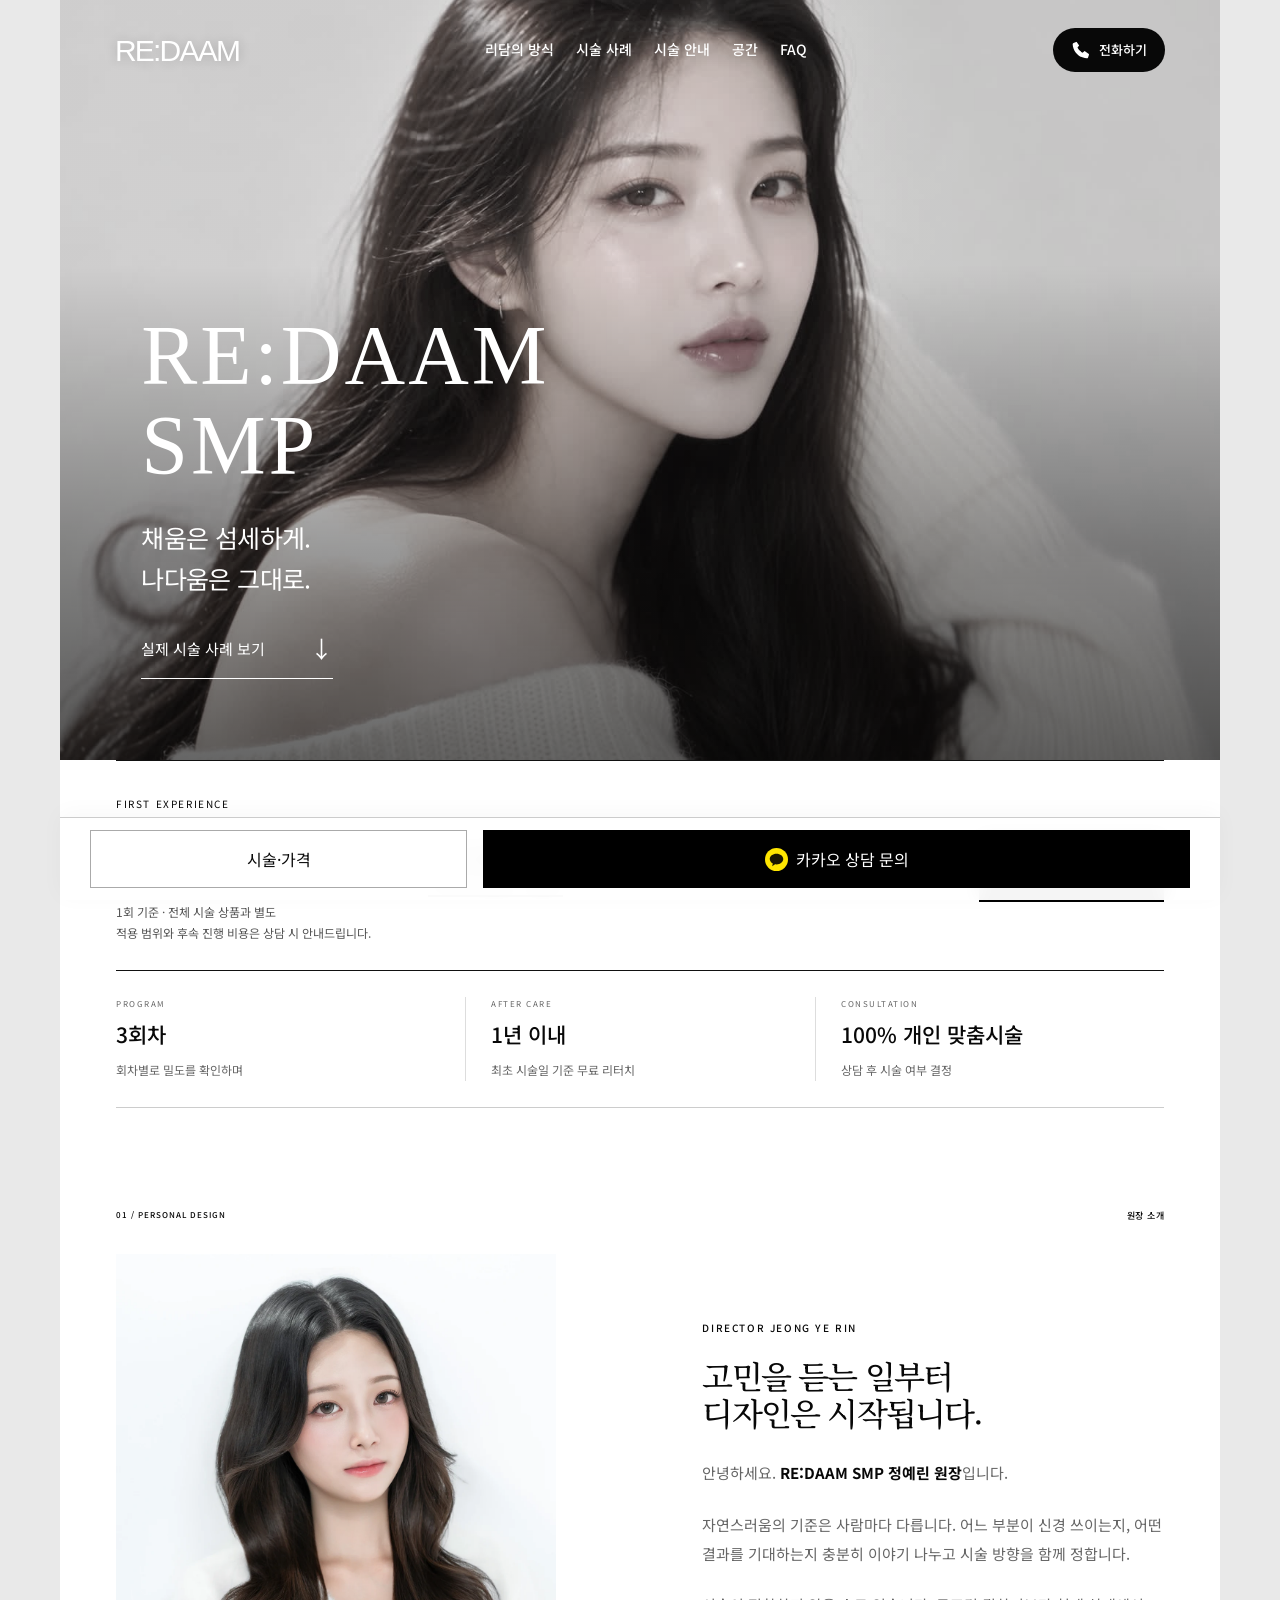
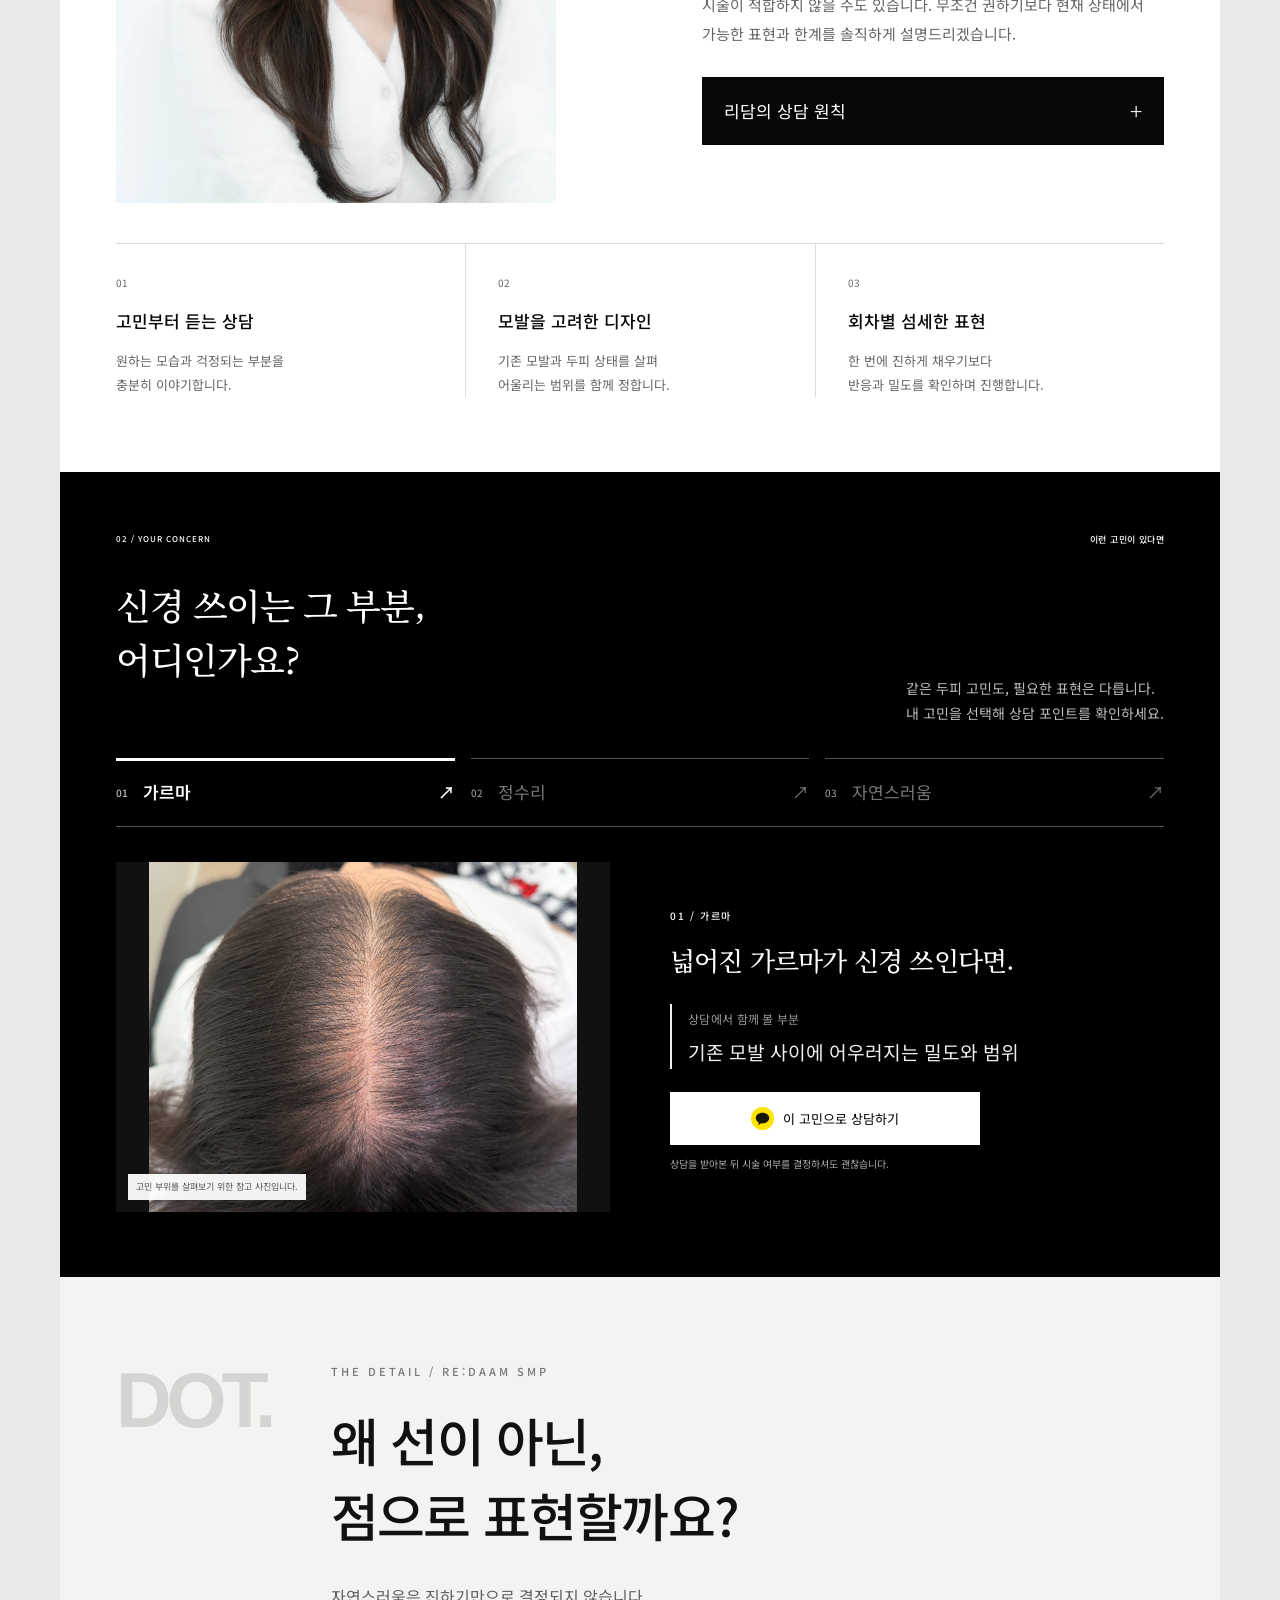
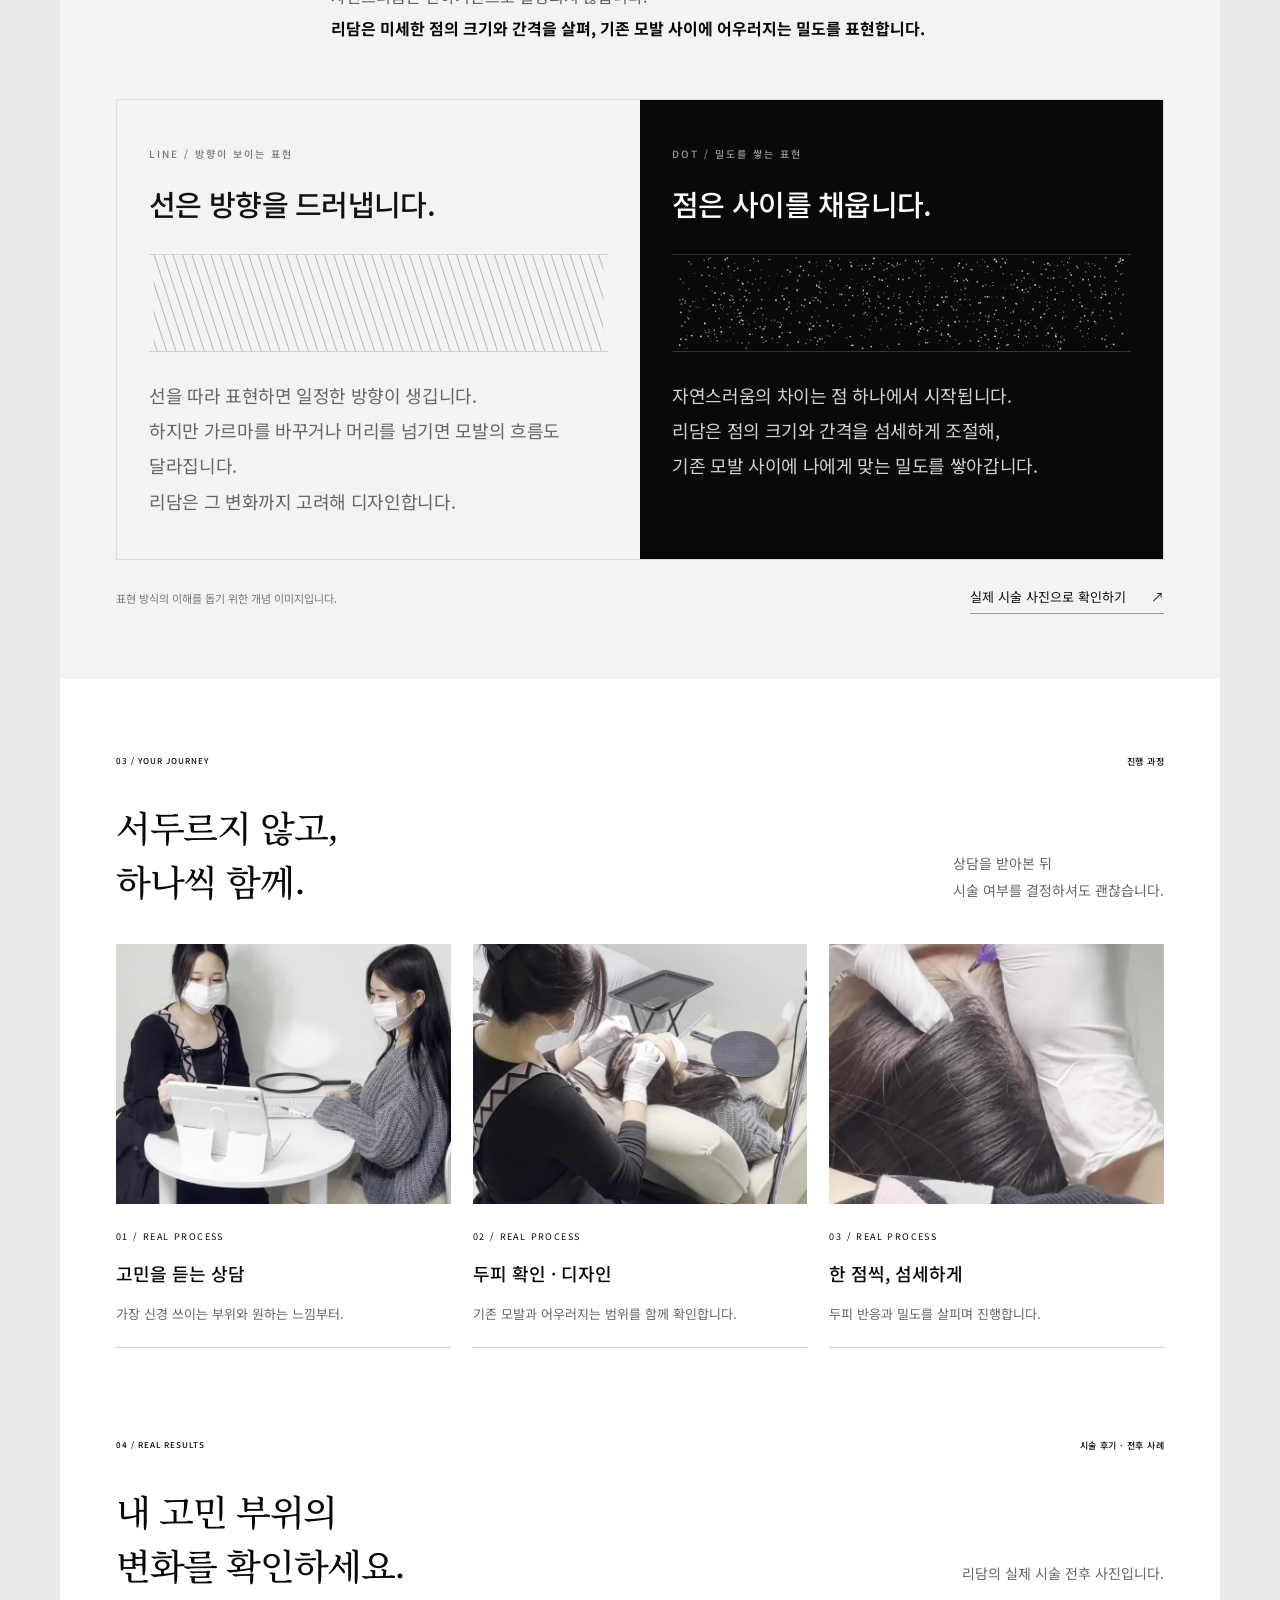
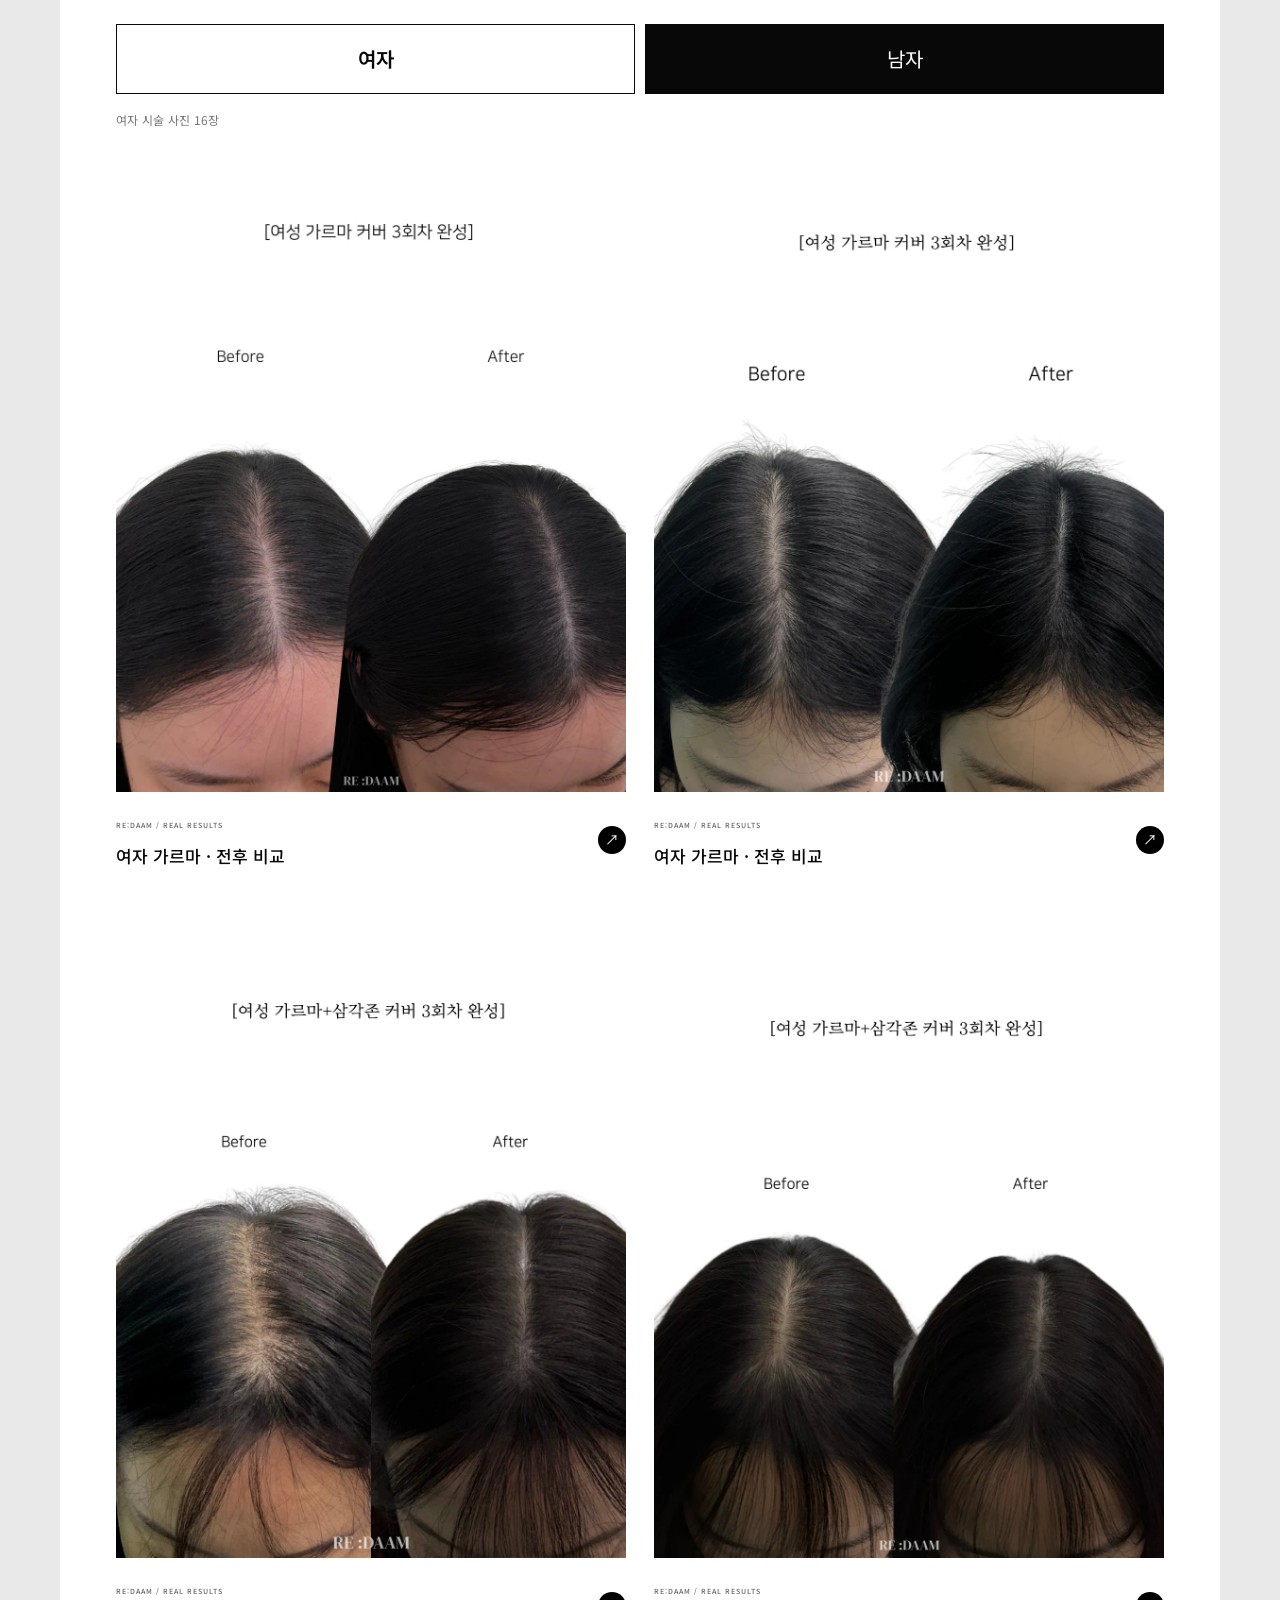
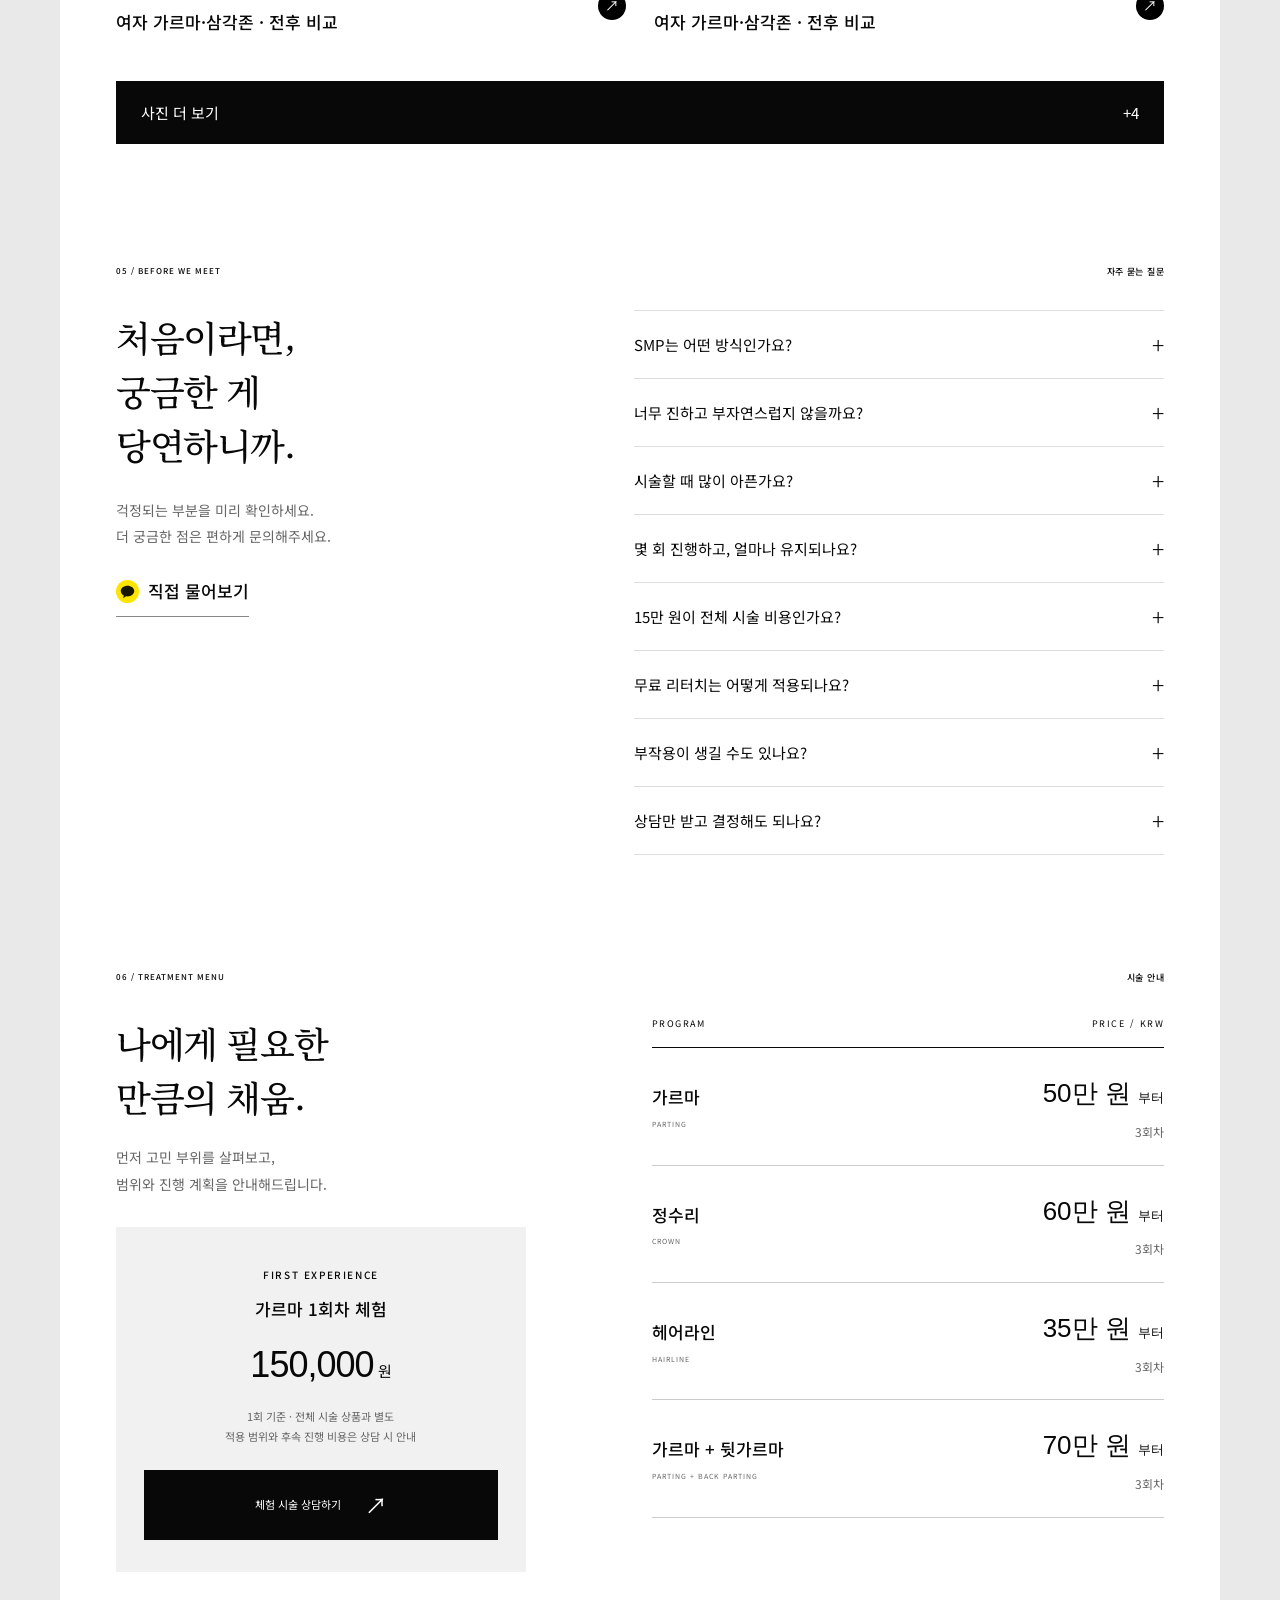
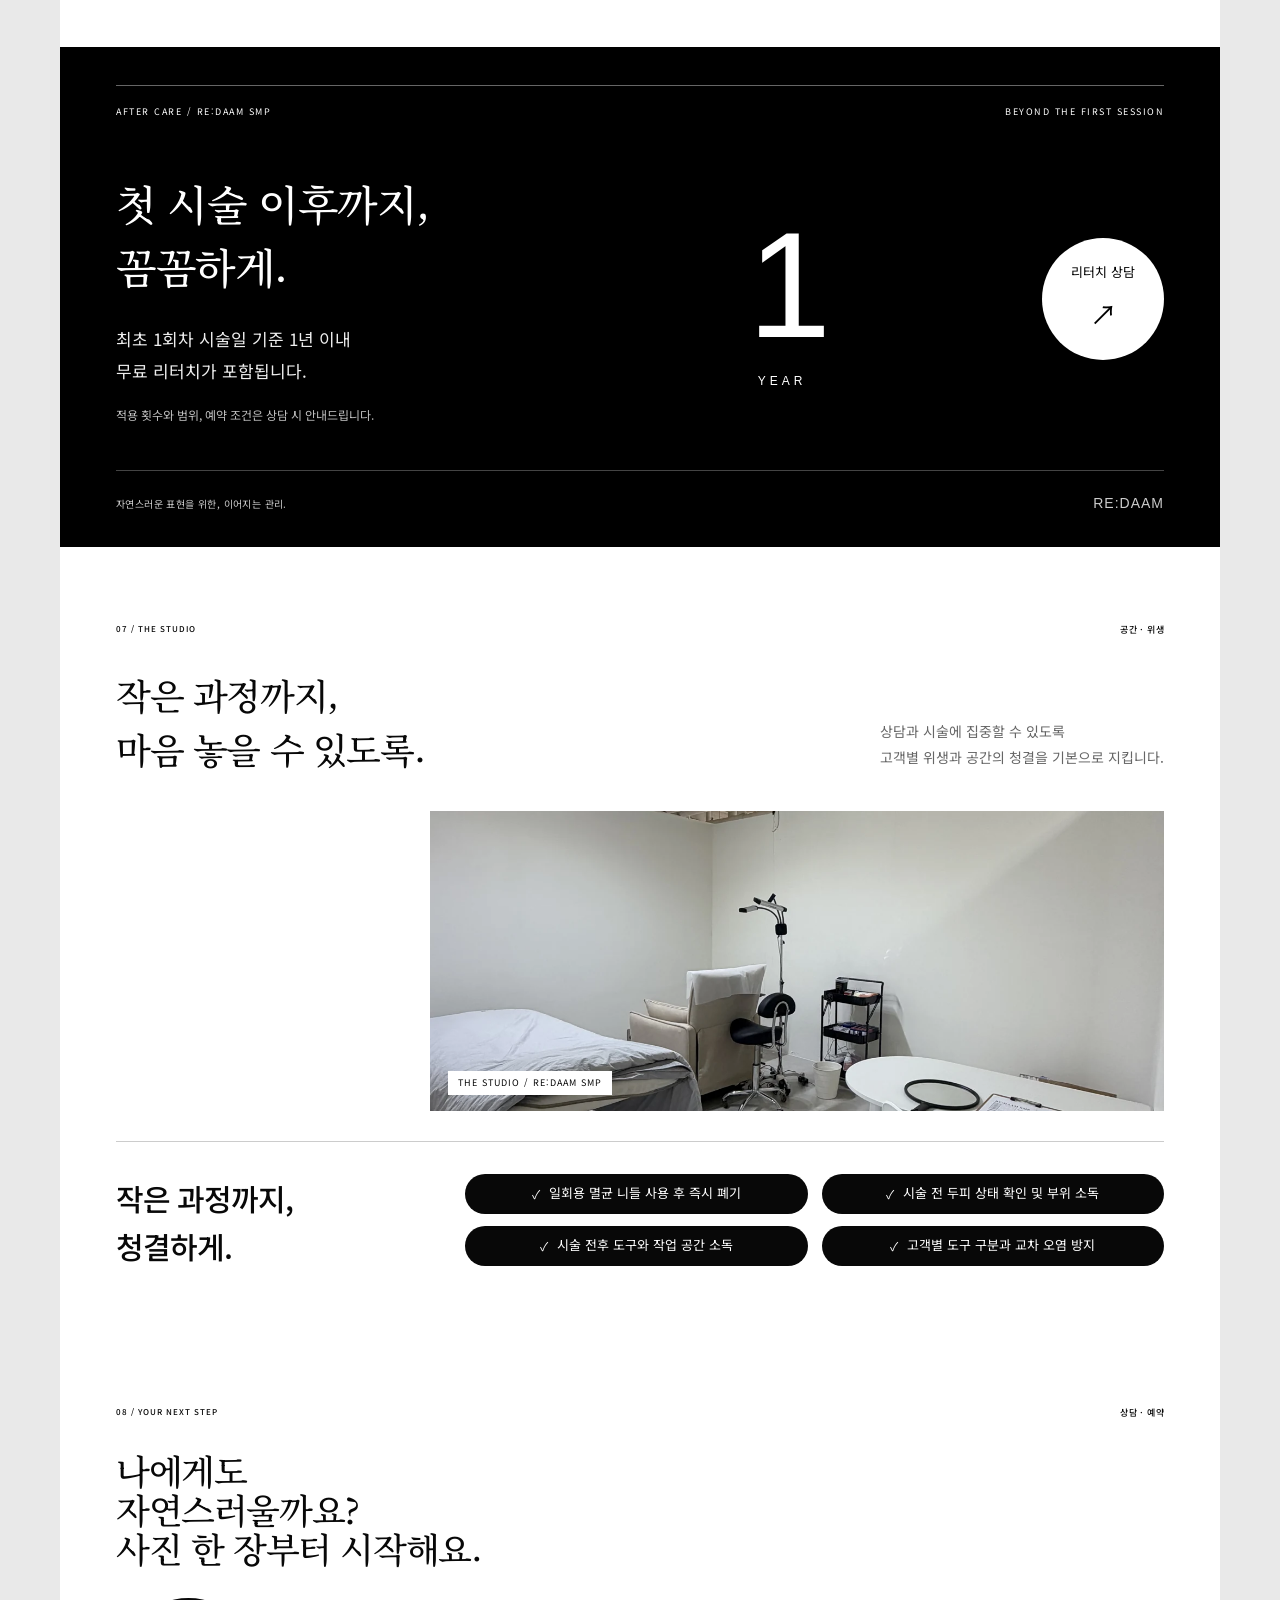
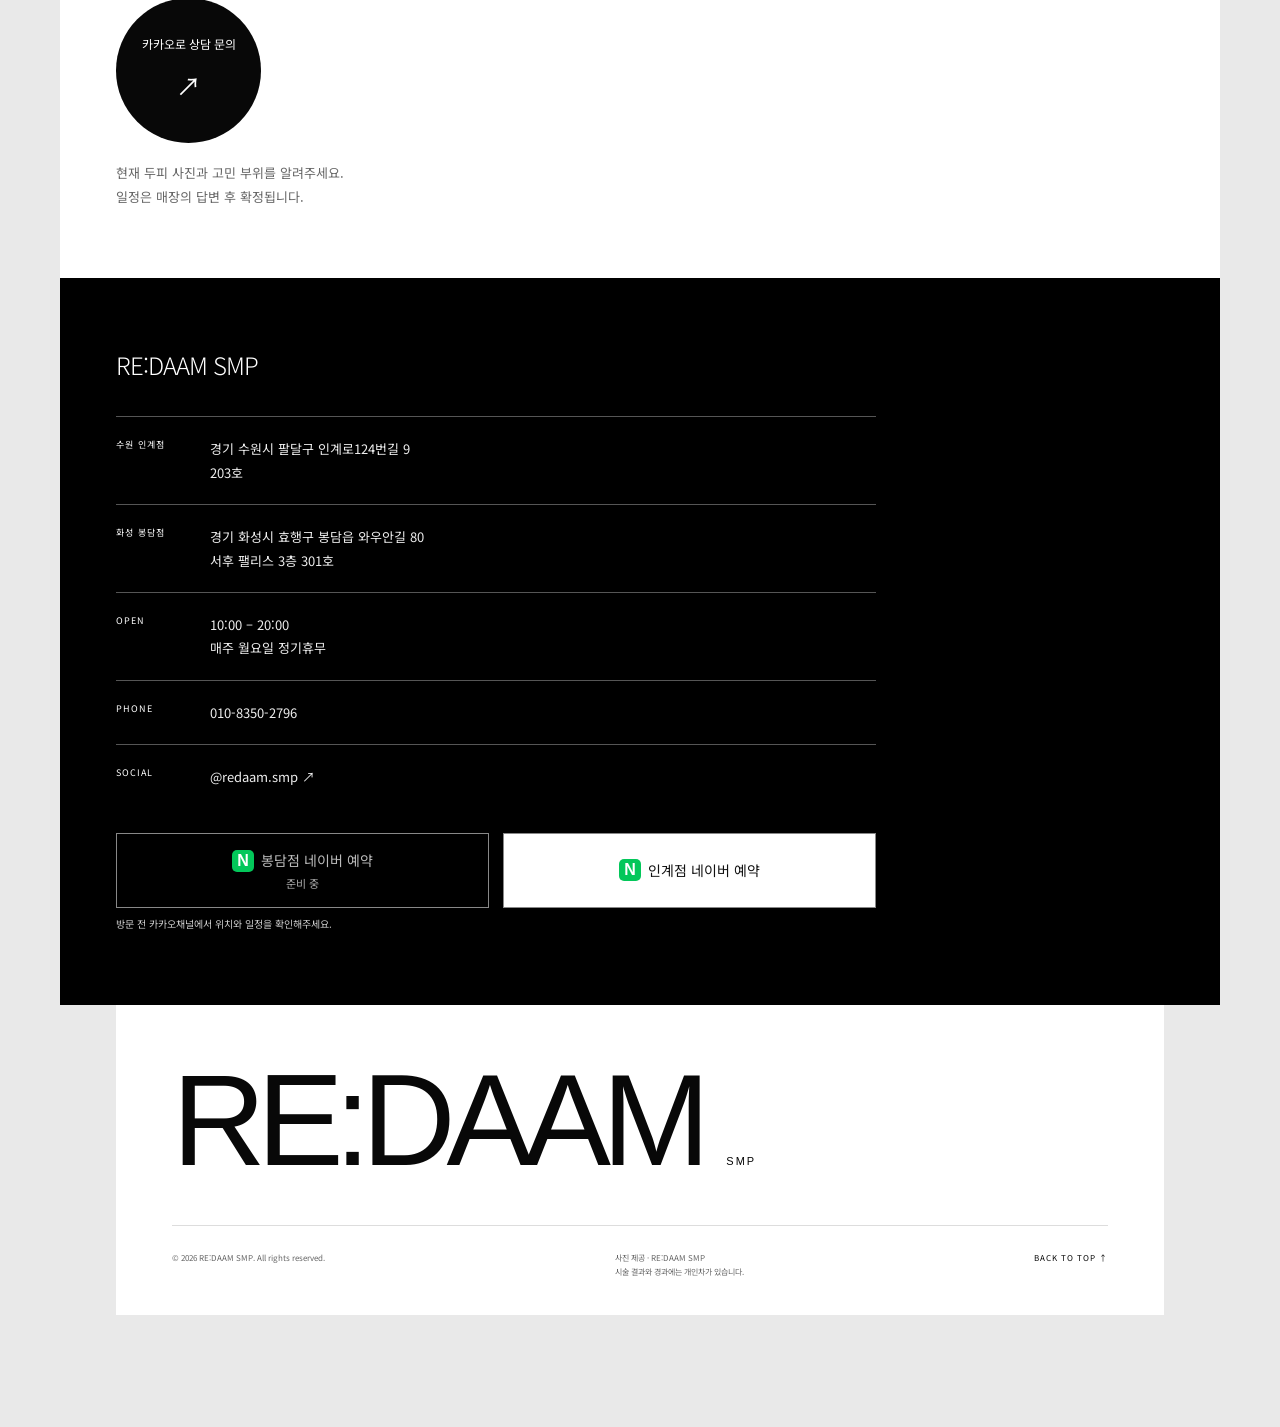
<file: index.html>
<!doctype html>
<html lang="ko">
<head>
<meta charset="utf-8"><script>if("scrollRestoration" in history)history.scrollRestoration="manual";if(performance.getEntriesByType("navigation")[0]?.type==="reload"){history.replaceState(null,"",location.pathname+location.search);addEventListener("load",()=>requestAnimationFrame(()=>window.scrollTo({top:0,left:0,behavior:"instant"})),{once:true});}</script><meta name="viewport" content="width=device-width,initial-scale=1"><meta name="robots" content="noindex,nofollow">
<title>RE:DAAM SMP — 내 머리처럼, 자연스럽게</title>
<meta name="description" content="수원 인계 · 화성 봉담 RE:DAAM SMP. 가르마·정수리·헤어라인의 고민을 듣고 자연스러운 밀도를 함께 찾습니다. 정예린 원장과 카카오 상담을 시작하세요.">
<meta name="theme-color" content="#ffffff"><meta property="og:title" content="RE:DAAM SMP | 내 머리처럼, 자연스럽게"><meta property="og:description" content="비쳐 보이는 가르마, 나에게 어울리는 밀도를 함께 찾습니다."><meta property="og:type" content="website"><link rel="icon" href="data:image/svg+xml,%3Csvg xmlns='http://www.w3.org/2000/svg' viewBox='0 0 64 64'%3E%3Crect width='64' height='64' rx='32' fill='%23232320'/%3E%3Ctext x='17' y='45' font-family='serif' font-size='42' fill='%23f6f3ed'%3ER%3C/text%3E%3C/svg%3E"><link rel="stylesheet" href="./style.css?v=price-from-only-1">
<meta property="og:image" content="https://redaam-smp.github.io/share-director.png"><meta property="og:image:secure_url" content="https://redaam-smp.github.io/share-director.png"><meta property="og:image:type" content="image/png"><meta property="og:image:width" content="1200"><meta property="og:image:height" content="630"><meta property="og:image:alt" content="리담 SMP 정예린 원장 프로필"><meta name="twitter:card" content="summary_large_image"><meta name="twitter:image" content="https://redaam-smp.github.io/share-director.png">
<style>.kakao-mark{width:23px;height:23px;flex:none;display:block}.mobile-dock>a:last-child{display:flex;align-items:center;justify-content:center;gap:8px}.booking-label{display:inline-flex;align-items:center;justify-content:center;gap:7px}.naver-mark{display:inline-flex;align-items:center;justify-content:center;background:#03c75a;color:#fff;font-family:Arial,sans-serif;font-weight:900;font-size:16px;line-height:1;width:22px;height:22px;border-radius:5px;flex:none}@media(max-width:420px){.branch-booking-actions .booking-label{font-size:12px;gap:5px}.branch-booking-actions .naver-mark{width:18px;height:18px;font-size:13px}.mobile-dock>a:last-child{gap:6px}.kakao-mark{width:21px;height:21px}}</style><style>.phone-mark{width:20px;height:20px;display:block;flex:none}.header-cta{display:inline-flex;align-items:center;justify-content:center;gap:8px;color:#fff}.kakao-mark{display:inline-block;vertical-align:middle;margin-right:8px}.mobile-dock .kakao-mark{margin-right:0}.case-info a .kakao-mark{margin:0;width:24px;height:24px}.button .kakao-mark,.text-link .kakao-mark{flex:none}.aftercare-circle .kakao-mark{margin:0 0 8px}.aftercare-circle{display:flex;flex-direction:column;align-items:center;justify-content:center}</style><style>.concern-explain .button{justify-content:center;gap:9px;text-align:center}.concern-explain .button .kakao-mark{margin:0;flex:none}</style><style>#faq .text-link{justify-content:center;align-items:center;gap:9px}#faq .text-link .kakao-mark{margin:0}.photo-expand{display:none}</style><!-- Meta Pixel Code -->
<script>
!function(f,b,e,v,n,t,s){if(f.fbq)return;n=f.fbq=function(){n.callMethod?n.callMethod.apply(n,arguments):n.queue.push(arguments)};if(!f._fbq)f._fbq=n;n.push=n;n.loaded=!0;n.version='2.0';n.queue=[];t=b.createElement(e);t.async=!0;t.src=v;s=b.getElementsByTagName(e)[0];s.parentNode.insertBefore(t,s)}(window,document,'script','https://connect.facebook.net/en_US/fbevents.js');
fbq('init','1465607615696754');fbq('track','PageView');
</script>
<!-- End Meta Pixel Code -->
</head>
<body>
<noscript><img height="1" width="1" style="display:none" src="https://www.facebook.com/tr?id=1465607615696754&amp;ev=PageView&amp;noscript=1" alt=""></noscript>
<a class="skip" href="#main">본문 바로가기</a>

<header class="header wrap"><a class="wordmark" href="#" aria-label="RE:DAAM SMP 처음으로">RE:DAAM<span>S C A L P　M I C R O P I G M E N T A T I O N</span></a><nav aria-label="주 메뉴"><a href="#method">리담의 방식</a><a href="#portfolio">시술 사례</a><a href="#menu">시술 안내</a><a href="#space">공간</a><a href="#faq">FAQ</a></nav><a class="header-cta" href="tel:01083502796" aria-label="매장 전화하기 010-8350-2796"><svg class="phone-mark" viewBox="0 0 24 24" aria-hidden="true"><path fill="currentColor" d="m6.6 2 3.2 4.7-2 2.4c1.3 2.6 3.5 4.8 6.1 6.1l2.4-2 4.7 3.2c.5.3.7.9.5 1.5l-1 3c-.2.7-.9 1.1-1.6 1.1C9.6 21.4 2.6 14.4 2 5.1c0-.7.4-1.4 1.1-1.6l3-1c.2-.1.4-.1.5-.5Z"/></svg>전화하기</a></header>
<main id="main">
<section id="top" class="hero wrap" aria-labelledby="hero-title">
<div class="brand-stage"><video id="hero-video" autoplay muted loop playsinline preload="auto" poster="./hero-ai-soft-poster.jpg" width="1664" height="1248" aria-label="리담 SMP AI 브랜드 이미지 영상"><source src="./hero-ai-soft.mp4" type="video/mp4"></video><div class="brand-shade"></div><div class="brand-copy"><h1 id="hero-title">RE:DAAM<br>SMP</h1><p class="brand-tagline">채움은 섬세하게.<br>나다움은 그대로.</p><a class="brand-results" href="#portfolio">실제 시술 사례 보기 <span>↓</span></a></div></div><div class="hero-followup wrap"><aside class="hero-event" aria-label="이벤트 안내"><div><span class="event-kicker">FIRST EXPERIENCE</span><h2>가르마 1회차 체험 <strong>15만 원</strong></h2><p>1회 기준 · 전체 시술 상품과 별도<br>적용 범위와 후속 진행 비용은 상담 시 안내드립니다.</p></div><a href="https://pf.kakao.com/_tzHvn" target="_blank" rel="noopener noreferrer">이벤트 상담하기  <span aria-hidden="true">↗</span></a></aside><div class="key-facts"><div><span>PROGRAM</span><strong>3회차</strong><p>회차별로 밀도를 확인하며</p></div><div><span>AFTER CARE</span><strong>1년 이내</strong><p>최초 시술일 기준 무료 리터치</p></div><div><span>CONSULTATION</span><strong>100% 개인 맞춤시술</strong><p>상담 후 시술 여부 결정</p></div></div></div>
</section>
<section class="wrap section director" id="approach"><div class="section-label"><span>01 / PERSONAL DESIGN</span><span>원장 소개</span></div><div class="director-grid"><div class="director-portrait"><img src="./director-profile.webp" alt="RE:DAAM SMP 정예린 원장" loading="lazy" width="800" height="1200"></div><div class="director-copy"><span class="eyebrow">DIRECTOR JEONG YE RIN</span><h2>고민을 듣는 일부터<br>디자인은 <span class="serif">시작됩니다.</span></h2><p>안녕하세요. <strong style="font-weight:700;color:#080808">RE:DAAM SMP 정예린 원장</strong>입니다.</p><p>자연스러움의 기준은 사람마다 다릅니다. 어느 부분이 신경 쓰이는지, 어떤 결과를 기대하는지 충분히 이야기 나누고 시술 방향을 함께 정합니다.</p><p>시술이 적합하지 않을 수도 있습니다. 무조건 권하기보다 현재 상태에서 가능한 표현과 한계를 솔직하게 설명드리겠습니다.</p><details><summary>리담의 상담 원칙 <span>+</span></summary><p>비어 보이는 곳을 무조건 채우지 않습니다. 가장 신경 쓰이는 부위와 원하는 분위기를 먼저 듣고, 기존 모발과 두피 상태에 어우러지는 표현을 고민합니다.</p></details></div></div><div class="principles"><article><span>01</span><h3>고민부터 듣는 상담</h3><p>원하는 모습과 걱정되는 부분을<br>충분히 이야기합니다.</p></article><article><span>02</span><h3>모발을 고려한 디자인</h3><p>기존 모발과 두피 상태를 살펴<br>어울리는 범위를 함께 정합니다.</p></article><article><span>03</span><h3>회차별 섬세한 표현</h3><p>한 번에 진하게 채우기보다<br>반응과 밀도를 확인하며 진행합니다.</p></article></div></section>
<section class="concerns concern-editorial" id="concerns"><div class="wrap section"><div class="section-label"><span>02 / YOUR CONCERN</span><span>이런 고민이 있다면</span></div><div class="concern-head"><h2>신경 쓰이는 그 부분,<br><span class="serif">어디인가요?</span></h2><p>같은 두피 고민도, 필요한 표현은 다릅니다.<br>내 고민을 선택해 상담 포인트를 확인하세요.</p></div><div class="concern-choices" role="group" aria-label="고민별 안내 선택"><button type="button" data-concern="part" aria-pressed="true" aria-controls="concern-panel-part" class="active"><span>01</span>가르마<span>↗</span></button><button type="button" data-concern="crown" aria-pressed="false" aria-controls="concern-panel-crown" class=""><span>02</span>정수리<span>↗</span></button><button type="button" data-concern="detail" aria-pressed="false" aria-controls="concern-panel-detail" class=""><span>03</span>자연스러움<span>↗</span></button></div><article class="concern-panel concern-part" id="concern-panel-part" ><figure><img src="./concern-part-close.png" alt="가르마 부위 참고 사진" loading="lazy"><figcaption>고민 부위를 살펴보기 위한 참고 사진입니다.</figcaption></figure><div class="concern-explain"><span class="eyebrow">01 / 가르마</span><h3>넓어진 가르마가 신경 쓰인다면.</h3><div class="look-point"><span style="font-size:12px">상담에서 함께 볼 부분</span><p style="font-size:clamp(17px,1.5vw,22px);line-height:1.65">기존 모발 사이에 어우러지는 밀도와 범위</p></div><a class="button dark" href="https://pf.kakao.com/_tzHvn" target="_blank" rel="noopener noreferrer"><svg class="kakao-mark" viewBox="0 0 32 32" aria-hidden="true"><circle cx="16" cy="16" r="16" fill="#FEE500"/><path d="M16 8c-5.2 0-9.4 3.3-9.4 7.4 0 2.6 1.7 4.9 4.3 6.2l-.9 3.7 4-2.6c.7.1 1.3.2 2 .2 5.2 0 9.4-3.3 9.4-7.5S21.2 8 16 8Z" fill="#191600"/></svg>이 고민으로 상담하기 </a><small>상담을 받아본 뒤 시술 여부를 결정하셔도 괜찮습니다.</small></div></article><article class="concern-panel concern-crown" id="concern-panel-crown" hidden><figure><img src="./concern-crown-close.png" alt="정수리 부위 참고 사진" loading="lazy"><figcaption>고민 부위를 살펴보기 위한 참고 사진입니다.</figcaption></figure><div class="concern-explain"><span class="eyebrow">02 / 정수리</span><h3>사진 속 정수리가 유독 비쳐 보인다면.</h3><div class="look-point"><span style="font-size:12px">상담에서 함께 볼 부분</span><p style="font-size:clamp(17px,1.5vw,22px);line-height:1.65">가까이 본 모습과 전체적인 균형</p></div><a class="button dark" href="https://pf.kakao.com/_tzHvn" target="_blank" rel="noopener noreferrer"><svg class="kakao-mark" viewBox="0 0 32 32" aria-hidden="true"><circle cx="16" cy="16" r="16" fill="#FEE500"/><path d="M16 8c-5.2 0-9.4 3.3-9.4 7.4 0 2.6 1.7 4.9 4.3 6.2l-.9 3.7 4-2.6c.7.1 1.3.2 2 .2 5.2 0 9.4-3.3 9.4-7.5S21.2 8 16 8Z" fill="#191600"/></svg>이 고민으로 상담하기 </a><small>상담을 받아본 뒤 시술 여부를 결정하셔도 괜찮습니다.</small></div></article><article class="concern-panel concern-detail" id="concern-panel-detail" hidden><figure><img src="./concern-detail.jpg" alt="타샵 도트와 리담 도트 비교 사진. 원본 내 표기 참고" loading="lazy"><figcaption>원본 사진의 비교 표기를 참고해주세요.</figcaption></figure><div class="concern-explain"><span class="eyebrow">03 / 자연스러움</span><h3>채우고 싶지만, 진해질까 걱정된다면.</h3><div class="look-point"><span style="font-size:12px">상담에서 함께 볼 부분</span><p style="font-size:clamp(17px,1.5vw,22px);line-height:1.65">점 하나의 크기·간격과 모발 사이의 조화</p></div><a class="button dark" href="https://pf.kakao.com/_tzHvn" target="_blank" rel="noopener noreferrer"><svg class="kakao-mark" viewBox="0 0 32 32" aria-hidden="true"><circle cx="16" cy="16" r="16" fill="#FEE500"/><path d="M16 8c-5.2 0-9.4 3.3-9.4 7.4 0 2.6 1.7 4.9 4.3 6.2l-.9 3.7 4-2.6c.7.1 1.3.2 2 .2 5.2 0 9.4-3.3 9.4-7.5S21.2 8 16 8Z" fill="#191600"/></svg>이 고민으로 상담하기 </a><small>상담을 받아본 뒤 시술 여부를 결정하셔도 괜찮습니다.</small></div></article></div></section>
<section class="dot-section" id="dot-design"><div class="wrap section"><div class="dot-heading"><span class="dot-word">DOT.</span><div><span class="eyebrow">THE DETAIL / RE:DAAM SMP</span><h2>왜 선이 아닌,<br><span class="serif">점으로 표현할까요?</span></h2><p>자연스러움은 진하기만으로 결정되지 않습니다.<br><strong style="font-weight:700;color:#080808">리담은 미세한 점의 크기와 간격을 살펴,<br class="mobile-break"> 기존 모발 사이에 어우러지는 밀도를 표현합니다.</strong></p></div></div><div class="dot-comparison"><article class="dot-card line-card"><span class="eyebrow">LINE / 방향이 보이는 표현</span><h3>선은 방향을 드러냅니다.</h3><svg viewBox="0 0 700 150" role="img" aria-label="일정한 방향으로 나란히 이어지는 선 개념도"><defs><pattern id="line-pattern" width="14" height="14" patternTransform="rotate(-18)" patternUnits="userSpaceOnUse"><path d="M0 0 V14" stroke="#555" stroke-width="1.2"/></pattern></defs><rect width="700" height="150" fill="url(#line-pattern)"/></svg><p>선을 따라 표현하면 일정한 방향이 생깁니다.<br>하지만 가르마를 바꾸거나 머리를 넘기면 모발의 흐름도 달라집니다.<br>리담은 그 변화까지 고려해 디자인합니다.</p></article><article class="dot-card dot-card-dark"><span class="eyebrow">DOT / 밀도를 쌓는 표현</span><h3>점은 사이를 채웁니다.</h3><svg viewBox="0 0 700 150" role="img" aria-label="크기와 간격을 달리해 밀도를 표현하는 점 개념도"><circle cx="452.8" cy="103.6" r="1.51" fill="white" opacity="0.33"/><circle cx="49.2" cy="121.0" r="0.95" fill="white" opacity="0.44"/><circle cx="567.9" cy="30.0" r="1.47" fill="white" opacity="0.50"/><circle cx="53.4" cy="134.3" r="1.17" fill="white" opacity="0.27"/><circle cx="584.3" cy="114.0" r="1.32" fill="white" opacity="0.60"/><circle cx="691.0" cy="5.7" r="1.53" fill="white" opacity="0.59"/><circle cx="179.0" cy="91.0" r="0.95" fill="white" opacity="0.60"/><circle cx="491.3" cy="78.4" r="0.74" fill="white" opacity="0.45"/><circle cx="213.0" cy="110.4" r="1.49" fill="white" opacity="0.67"/><circle cx="371.1" cy="28.2" r="1.29" fill="white" opacity="0.37"/><circle cx="694.1" cy="28.6" r="1.52" fill="white" opacity="0.23"/><circle cx="543.6" cy="53.2" r="1.17" fill="white" opacity="0.46"/><circle cx="217.1" cy="66.2" r="1.38" fill="white" opacity="0.42"/><circle cx="253.8" cy="115.0" r="0.81" fill="white" opacity="0.43"/><circle cx="361.4" cy="77.5" r="0.80" fill="white" opacity="0.66"/><circle cx="342.5" cy="17.0" r="0.95" fill="white" opacity="0.25"/><circle cx="241.9" cy="20.2" r="0.88" fill="white" opacity="0.54"/><circle cx="481.2" cy="46.6" r="1.07" fill="white" opacity="0.52"/><circle cx="409.4" cy="132.8" r="0.84" fill="white" opacity="0.67"/><circle cx="387.6" cy="131.0" r="1.27" fill="white" opacity="0.22"/><circle cx="43.8" cy="117.2" r="0.92" fill="white" opacity="0.58"/><circle cx="71.2" cy="83.8" r="1.02" fill="white" opacity="0.49"/><circle cx="6.4" cy="131.2" r="1.41" fill="white" opacity="0.65"/><circle cx="433.7" cy="36.2" r="0.82" fill="white" opacity="0.71"/><circle cx="231.9" cy="58.5" r="1.44" fill="white" opacity="0.42"/><circle cx="691.2" cy="30.1" r="1.42" fill="white" opacity="0.39"/><circle cx="99.0" cy="69.7" r="1.39" fill="white" opacity="0.28"/><circle cx="415.7" cy="125.5" r="0.68" fill="white" opacity="0.50"/><circle cx="220.1" cy="70.4" r="1.40" fill="white" opacity="0.47"/><circle cx="214.4" cy="32.9" r="1.39" fill="white" opacity="0.31"/><circle cx="499.1" cy="145.4" r="1.27" fill="white" opacity="0.74"/><circle cx="90.5" cy="90.3" r="1.20" fill="white" opacity="0.27"/><circle cx="304.1" cy="47.5" r="0.76" fill="white" opacity="0.45"/><circle cx="64.1" cy="134.7" r="0.80" fill="white" opacity="0.54"/><circle cx="495.1" cy="6.9" r="1.50" fill="white" opacity="0.75"/><circle cx="405.5" cy="78.0" r="1.42" fill="white" opacity="0.57"/><circle cx="157.5" cy="136.1" r="0.83" fill="white" opacity="0.54"/><circle cx="382.0" cy="112.8" r="0.98" fill="white" opacity="0.59"/><circle cx="148.3" cy="102.8" r="0.80" fill="white" opacity="0.42"/><circle cx="364.6" cy="107.1" r="1.47" fill="white" opacity="0.78"/><circle cx="329.6" cy="13.4" r="1.19" fill="white" opacity="0.56"/><circle cx="511.3" cy="10.8" r="1.37" fill="white" opacity="0.30"/><circle cx="579.7" cy="143.2" r="1.14" fill="white" opacity="0.48"/><circle cx="459.8" cy="23.1" r="1.24" fill="white" opacity="0.71"/><circle cx="650.8" cy="103.6" r="1.30" fill="white" opacity="0.78"/><circle cx="268.6" cy="51.7" r="1.54" fill="white" opacity="0.26"/><circle cx="243.1" cy="109.6" r="1.50" fill="white" opacity="0.68"/><circle cx="134.2" cy="117.3" r="0.85" fill="white" opacity="0.53"/><circle cx="428.9" cy="143.7" r="0.85" fill="white" opacity="0.42"/><circle cx="217.3" cy="45.9" r="0.80" fill="white" opacity="0.45"/><circle cx="188.4" cy="41.2" r="1.40" fill="white" opacity="0.28"/><circle cx="323.4" cy="9.8" r="0.70" fill="white" opacity="0.71"/><circle cx="546.6" cy="136.0" r="0.75" fill="white" opacity="0.67"/><circle cx="210.1" cy="116.1" r="1.16" fill="white" opacity="0.47"/><circle cx="432.7" cy="40.7" r="1.13" fill="white" opacity="0.71"/><circle cx="450.1" cy="111.2" r="1.52" fill="white" opacity="0.29"/><circle cx="539.7" cy="140.3" r="1.14" fill="white" opacity="0.42"/><circle cx="445.7" cy="19.7" r="1.33" fill="white" opacity="0.65"/><circle cx="21.0" cy="79.6" r="1.09" fill="white" opacity="0.64"/><circle cx="298.5" cy="16.1" r="0.67" fill="white" opacity="0.38"/><circle cx="70.2" cy="29.3" r="1.20" fill="white" opacity="0.73"/><circle cx="126.1" cy="83.5" r="1.09" fill="white" opacity="0.59"/><circle cx="667.2" cy="56.9" r="1.18" fill="white" opacity="0.51"/><circle cx="108.7" cy="70.0" r="1.52" fill="white" opacity="0.65"/><circle cx="142.5" cy="51.3" r="0.82" fill="white" opacity="0.46"/><circle cx="322.9" cy="23.2" r="1.04" fill="white" opacity="0.79"/><circle cx="275.4" cy="94.7" r="1.53" fill="white" opacity="0.44"/><circle cx="240.1" cy="65.9" r="0.79" fill="white" opacity="0.26"/><circle cx="100.7" cy="101.5" r="1.35" fill="white" opacity="0.67"/><circle cx="102.3" cy="44.2" r="1.47" fill="white" opacity="0.64"/><circle cx="273.5" cy="109.9" r="0.89" fill="white" opacity="0.27"/><circle cx="631.8" cy="126.5" r="1.09" fill="white" opacity="0.46"/><circle cx="637.3" cy="83.1" r="1.52" fill="white" opacity="0.23"/><circle cx="452.7" cy="40.1" r="1.29" fill="white" opacity="0.75"/><circle cx="18.7" cy="99.3" r="1.38" fill="white" opacity="0.50"/><circle cx="88.9" cy="74.3" r="1.28" fill="white" opacity="0.53"/><circle cx="394.3" cy="50.0" r="0.94" fill="white" opacity="0.36"/><circle cx="507.8" cy="5.7" r="1.19" fill="white" opacity="0.61"/><circle cx="313.8" cy="64.0" r="1.35" fill="white" opacity="0.51"/><circle cx="43.7" cy="106.5" r="1.52" fill="white" opacity="0.79"/><circle cx="599.8" cy="10.2" r="1.16" fill="white" opacity="0.33"/><circle cx="575.1" cy="22.2" r="1.10" fill="white" opacity="0.74"/><circle cx="137.6" cy="111.5" r="1.53" fill="white" opacity="0.47"/><circle cx="343.6" cy="15.6" r="1.47" fill="white" opacity="0.31"/><circle cx="522.2" cy="106.2" r="0.89" fill="white" opacity="0.79"/><circle cx="645.6" cy="92.7" r="1.03" fill="white" opacity="0.50"/><circle cx="309.5" cy="97.8" r="1.54" fill="white" opacity="0.28"/><circle cx="198.3" cy="79.4" r="1.21" fill="white" opacity="0.62"/><circle cx="640.0" cy="122.5" r="0.98" fill="white" opacity="0.46"/><circle cx="393.0" cy="136.1" r="0.85" fill="white" opacity="0.30"/><circle cx="217.6" cy="104.7" r="1.22" fill="white" opacity="0.47"/><circle cx="348.6" cy="100.3" r="1.42" fill="white" opacity="0.24"/><circle cx="356.3" cy="8.7" r="1.34" fill="white" opacity="0.51"/><circle cx="640.3" cy="102.3" r="1.35" fill="white" opacity="0.50"/><circle cx="537.6" cy="39.9" r="0.80" fill="white" opacity="0.56"/><circle cx="347.4" cy="81.0" r="1.38" fill="white" opacity="0.54"/><circle cx="471.2" cy="101.1" r="1.03" fill="white" opacity="0.68"/><circle cx="472.8" cy="90.3" r="1.44" fill="white" opacity="0.60"/><circle cx="319.9" cy="39.3" r="1.42" fill="white" opacity="0.77"/><circle cx="293.8" cy="89.0" r="1.18" fill="white" opacity="0.64"/><circle cx="373.5" cy="103.7" r="1.37" fill="white" opacity="0.37"/><circle cx="496.9" cy="114.9" r="1.19" fill="white" opacity="0.77"/><circle cx="641.1" cy="38.5" r="1.02" fill="white" opacity="0.73"/><circle cx="595.9" cy="33.7" r="0.85" fill="white" opacity="0.31"/><circle cx="688.5" cy="11.3" r="1.38" fill="white" opacity="0.65"/><circle cx="343.6" cy="12.5" r="1.05" fill="white" opacity="0.78"/><circle cx="86.3" cy="64.0" r="1.34" fill="white" opacity="0.36"/><circle cx="244.1" cy="77.5" r="1.05" fill="white" opacity="0.60"/><circle cx="667.9" cy="4.5" r="1.28" fill="white" opacity="0.45"/><circle cx="85.8" cy="100.5" r="1.30" fill="white" opacity="0.66"/><circle cx="397.1" cy="6.2" r="0.91" fill="white" opacity="0.66"/><circle cx="139.8" cy="99.3" r="0.94" fill="white" opacity="0.54"/><circle cx="511.4" cy="51.3" r="0.76" fill="white" opacity="0.78"/><circle cx="318.2" cy="118.1" r="0.77" fill="white" opacity="0.61"/><circle cx="554.8" cy="84.3" r="1.29" fill="white" opacity="0.78"/><circle cx="6.6" cy="89.2" r="1.34" fill="white" opacity="0.72"/><circle cx="436.9" cy="96.1" r="1.35" fill="white" opacity="0.31"/><circle cx="239.2" cy="17.8" r="0.88" fill="white" opacity="0.26"/><circle cx="133.3" cy="98.0" r="0.82" fill="white" opacity="0.34"/><circle cx="394.2" cy="52.3" r="0.80" fill="white" opacity="0.28"/><circle cx="622.9" cy="80.6" r="0.82" fill="white" opacity="0.35"/><circle cx="201.1" cy="137.8" r="1.35" fill="white" opacity="0.41"/><circle cx="206.7" cy="117.6" r="0.99" fill="white" opacity="0.50"/><circle cx="256.6" cy="61.6" r="1.47" fill="white" opacity="0.58"/><circle cx="667.8" cy="61.7" r="1.54" fill="white" opacity="0.63"/><circle cx="577.3" cy="66.6" r="0.87" fill="white" opacity="0.72"/><circle cx="95.1" cy="85.2" r="1.09" fill="white" opacity="0.79"/><circle cx="508.6" cy="110.1" r="0.71" fill="white" opacity="0.43"/><circle cx="469.8" cy="134.0" r="1.35" fill="white" opacity="0.78"/><circle cx="576.8" cy="79.1" r="1.52" fill="white" opacity="0.34"/><circle cx="352.4" cy="38.1" r="1.45" fill="white" opacity="0.52"/><circle cx="218.2" cy="139.6" r="0.87" fill="white" opacity="0.75"/><circle cx="412.3" cy="122.8" r="1.51" fill="white" opacity="0.51"/><circle cx="98.6" cy="94.9" r="1.38" fill="white" opacity="0.31"/><circle cx="94.9" cy="21.0" r="1.04" fill="white" opacity="0.67"/><circle cx="636.8" cy="26.5" r="1.09" fill="white" opacity="0.52"/><circle cx="603.5" cy="5.6" r="0.68" fill="white" opacity="0.40"/><circle cx="113.2" cy="59.0" r="0.82" fill="white" opacity="0.78"/><circle cx="134.1" cy="130.9" r="0.92" fill="white" opacity="0.28"/><circle cx="222.9" cy="130.8" r="1.53" fill="white" opacity="0.55"/><circle cx="494.8" cy="92.2" r="1.26" fill="white" opacity="0.75"/><circle cx="457.1" cy="133.2" r="0.99" fill="white" opacity="0.59"/><circle cx="322.3" cy="80.5" r="0.80" fill="white" opacity="0.68"/><circle cx="385.0" cy="115.4" r="1.29" fill="white" opacity="0.45"/><circle cx="16.0" cy="144.8" r="1.18" fill="white" opacity="0.31"/><circle cx="407.3" cy="48.9" r="0.86" fill="white" opacity="0.35"/><circle cx="432.3" cy="29.1" r="1.23" fill="white" opacity="0.35"/><circle cx="50.9" cy="118.9" r="0.68" fill="white" opacity="0.50"/><circle cx="87.7" cy="69.5" r="1.46" fill="white" opacity="0.54"/><circle cx="596.4" cy="89.7" r="0.87" fill="white" opacity="0.31"/><circle cx="577.9" cy="113.7" r="0.69" fill="white" opacity="0.75"/><circle cx="474.1" cy="128.6" r="1.02" fill="white" opacity="0.68"/><circle cx="296.3" cy="93.0" r="1.15" fill="white" opacity="0.56"/><circle cx="380.8" cy="22.1" r="1.10" fill="white" opacity="0.35"/><circle cx="54.8" cy="55.6" r="0.84" fill="white" opacity="0.47"/><circle cx="572.3" cy="14.5" r="0.83" fill="white" opacity="0.77"/><circle cx="603.4" cy="132.5" r="1.31" fill="white" opacity="0.52"/><circle cx="300.3" cy="21.6" r="1.30" fill="white" opacity="0.55"/><circle cx="418.9" cy="65.4" r="1.34" fill="white" opacity="0.67"/><circle cx="427.8" cy="80.5" r="0.99" fill="white" opacity="0.59"/><circle cx="666.6" cy="34.6" r="0.93" fill="white" opacity="0.70"/><circle cx="174.9" cy="73.8" r="1.54" fill="white" opacity="0.42"/><circle cx="123.1" cy="114.4" r="1.18" fill="white" opacity="0.62"/><circle cx="626.2" cy="62.0" r="1.05" fill="white" opacity="0.69"/><circle cx="42.3" cy="68.3" r="0.93" fill="white" opacity="0.65"/><circle cx="294.5" cy="16.0" r="1.14" fill="white" opacity="0.79"/><circle cx="90.0" cy="12.8" r="0.77" fill="white" opacity="0.69"/><circle cx="9.4" cy="68.7" r="1.33" fill="white" opacity="0.49"/><circle cx="26.6" cy="120.7" r="0.77" fill="white" opacity="0.55"/><circle cx="319.5" cy="92.3" r="1.14" fill="white" opacity="0.76"/><circle cx="569.7" cy="140.4" r="0.67" fill="white" opacity="0.78"/><circle cx="176.2" cy="108.4" r="0.66" fill="white" opacity="0.67"/><circle cx="598.6" cy="127.1" r="1.45" fill="white" opacity="0.29"/><circle cx="542.0" cy="102.6" r="1.17" fill="white" opacity="0.35"/><circle cx="529.7" cy="76.7" r="1.10" fill="white" opacity="0.36"/><circle cx="335.3" cy="15.8" r="1.43" fill="white" opacity="0.51"/><circle cx="371.8" cy="104.7" r="0.66" fill="white" opacity="0.76"/><circle cx="5.8" cy="37.4" r="1.33" fill="white" opacity="0.43"/><circle cx="520.0" cy="90.3" r="1.52" fill="white" opacity="0.25"/><circle cx="118.1" cy="123.5" r="0.76" fill="white" opacity="0.69"/><circle cx="215.2" cy="128.7" r="1.25" fill="white" opacity="0.29"/><circle cx="48.7" cy="18.9" r="1.55" fill="white" opacity="0.41"/><circle cx="131.1" cy="35.4" r="0.92" fill="white" opacity="0.68"/><circle cx="635.1" cy="94.8" r="1.34" fill="white" opacity="0.70"/><circle cx="74.0" cy="59.7" r="1.51" fill="white" opacity="0.61"/><circle cx="390.7" cy="117.7" r="1.26" fill="white" opacity="0.74"/><circle cx="59.2" cy="123.9" r="1.11" fill="white" opacity="0.57"/><circle cx="102.9" cy="102.2" r="1.39" fill="white" opacity="0.65"/><circle cx="345.6" cy="37.3" r="1.33" fill="white" opacity="0.80"/><circle cx="50.4" cy="116.2" r="1.36" fill="white" opacity="0.24"/><circle cx="61.3" cy="79.2" r="1.26" fill="white" opacity="0.38"/><circle cx="219.6" cy="134.4" r="1.23" fill="white" opacity="0.70"/><circle cx="270.3" cy="126.8" r="1.19" fill="white" opacity="0.68"/><circle cx="516.1" cy="139.6" r="0.98" fill="white" opacity="0.70"/><circle cx="384.5" cy="73.1" r="1.04" fill="white" opacity="0.55"/><circle cx="255.2" cy="22.6" r="1.07" fill="white" opacity="0.48"/><circle cx="172.6" cy="140.6" r="1.47" fill="white" opacity="0.46"/><circle cx="441.0" cy="137.9" r="0.94" fill="white" opacity="0.43"/><circle cx="662.8" cy="60.8" r="1.33" fill="white" opacity="0.51"/><circle cx="326.3" cy="111.4" r="0.73" fill="white" opacity="0.49"/><circle cx="19.0" cy="52.8" r="0.96" fill="white" opacity="0.57"/><circle cx="161.5" cy="105.6" r="1.28" fill="white" opacity="0.42"/><circle cx="50.8" cy="82.8" r="0.69" fill="white" opacity="0.68"/><circle cx="451.4" cy="14.4" r="1.13" fill="white" opacity="0.69"/><circle cx="95.8" cy="39.3" r="1.21" fill="white" opacity="0.61"/><circle cx="292.6" cy="127.5" r="0.98" fill="white" opacity="0.33"/><circle cx="97.9" cy="53.7" r="1.41" fill="white" opacity="0.41"/><circle cx="647.5" cy="89.6" r="1.53" fill="white" opacity="0.60"/><circle cx="296.3" cy="60.3" r="1.52" fill="white" opacity="0.65"/><circle cx="589.1" cy="69.1" r="1.31" fill="white" opacity="0.79"/><circle cx="481.0" cy="27.0" r="0.78" fill="white" opacity="0.48"/><circle cx="647.7" cy="13.7" r="0.81" fill="white" opacity="0.51"/><circle cx="97.6" cy="90.8" r="1.46" fill="white" opacity="0.65"/><circle cx="65.8" cy="69.0" r="1.38" fill="white" opacity="0.48"/><circle cx="206.8" cy="115.2" r="1.43" fill="white" opacity="0.75"/><circle cx="575.9" cy="141.1" r="0.82" fill="white" opacity="0.49"/><circle cx="526.1" cy="125.1" r="1.50" fill="white" opacity="0.46"/><circle cx="114.6" cy="23.7" r="1.23" fill="white" opacity="0.75"/><circle cx="131.6" cy="23.1" r="0.86" fill="white" opacity="0.42"/><circle cx="7.4" cy="76.1" r="1.50" fill="white" opacity="0.45"/><circle cx="690.4" cy="91.6" r="0.92" fill="white" opacity="0.63"/><circle cx="71.0" cy="21.9" r="0.70" fill="white" opacity="0.72"/><circle cx="317.3" cy="75.7" r="1.52" fill="white" opacity="0.35"/><circle cx="608.6" cy="11.6" r="0.97" fill="white" opacity="0.73"/><circle cx="59.6" cy="59.4" r="1.30" fill="white" opacity="0.72"/><circle cx="618.4" cy="45.7" r="0.78" fill="white" opacity="0.28"/><circle cx="592.6" cy="139.8" r="0.86" fill="white" opacity="0.43"/><circle cx="109.0" cy="101.1" r="0.81" fill="white" opacity="0.49"/><circle cx="422.8" cy="123.4" r="1.45" fill="white" opacity="0.75"/><circle cx="291.8" cy="91.5" r="1.05" fill="white" opacity="0.72"/><circle cx="290.0" cy="49.6" r="1.00" fill="white" opacity="0.44"/><circle cx="536.3" cy="42.5" r="0.87" fill="white" opacity="0.41"/><circle cx="14.3" cy="131.5" r="1.23" fill="white" opacity="0.80"/><circle cx="538.1" cy="25.0" r="1.48" fill="white" opacity="0.54"/><circle cx="496.3" cy="126.8" r="1.00" fill="white" opacity="0.68"/><circle cx="7.3" cy="110.7" r="1.46" fill="white" opacity="0.30"/><circle cx="329.8" cy="82.4" r="1.45" fill="white" opacity="0.68"/><circle cx="158.9" cy="49.5" r="0.93" fill="white" opacity="0.29"/><circle cx="89.7" cy="24.6" r="1.17" fill="white" opacity="0.60"/><circle cx="693.1" cy="93.9" r="0.73" fill="white" opacity="0.35"/><circle cx="557.9" cy="46.9" r="1.40" fill="white" opacity="0.78"/><circle cx="575.9" cy="85.7" r="1.02" fill="white" opacity="0.58"/><circle cx="684.2" cy="40.9" r="1.26" fill="white" opacity="0.63"/><circle cx="314.3" cy="65.6" r="0.68" fill="white" opacity="0.79"/><circle cx="256.2" cy="112.3" r="0.87" fill="white" opacity="0.48"/><circle cx="69.5" cy="119.4" r="1.53" fill="white" opacity="0.76"/><circle cx="376.2" cy="71.9" r="1.04" fill="white" opacity="0.61"/><circle cx="119.3" cy="90.8" r="0.96" fill="white" opacity="0.41"/><circle cx="515.5" cy="139.2" r="1.00" fill="white" opacity="0.38"/><circle cx="483.7" cy="107.5" r="0.91" fill="white" opacity="0.46"/><circle cx="486.0" cy="94.5" r="1.45" fill="white" opacity="0.49"/><circle cx="186.1" cy="4.6" r="1.03" fill="white" opacity="0.67"/><circle cx="582.5" cy="106.6" r="0.66" fill="white" opacity="0.36"/><circle cx="294.1" cy="72.8" r="1.21" fill="white" opacity="0.38"/><circle cx="677.7" cy="99.4" r="1.41" fill="white" opacity="0.32"/><circle cx="78.7" cy="4.8" r="1.35" fill="white" opacity="0.70"/><circle cx="512.3" cy="71.7" r="1.10" fill="white" opacity="0.39"/><circle cx="557.6" cy="111.1" r="1.25" fill="white" opacity="0.55"/><circle cx="593.1" cy="16.8" r="0.78" fill="white" opacity="0.73"/><circle cx="82.4" cy="105.6" r="0.71" fill="white" opacity="0.27"/><circle cx="253.7" cy="5.6" r="0.94" fill="white" opacity="0.40"/><circle cx="513.9" cy="140.7" r="1.20" fill="white" opacity="0.69"/><circle cx="590.0" cy="94.4" r="0.98" fill="white" opacity="0.77"/><circle cx="520.3" cy="46.6" r="1.45" fill="white" opacity="0.27"/><circle cx="143.6" cy="7.4" r="0.92" fill="white" opacity="0.56"/><circle cx="439.4" cy="138.6" r="1.27" fill="white" opacity="0.57"/><circle cx="319.0" cy="139.5" r="0.69" fill="white" opacity="0.59"/><circle cx="207.4" cy="74.9" r="1.53" fill="white" opacity="0.77"/><circle cx="156.3" cy="29.6" r="0.94" fill="white" opacity="0.36"/><circle cx="39.1" cy="31.7" r="1.40" fill="white" opacity="0.52"/><circle cx="211.1" cy="66.0" r="1.04" fill="white" opacity="0.31"/><circle cx="139.4" cy="133.9" r="1.46" fill="white" opacity="0.40"/><circle cx="261.5" cy="50.1" r="0.70" fill="white" opacity="0.46"/><circle cx="279.6" cy="7.3" r="0.85" fill="white" opacity="0.27"/><circle cx="605.7" cy="36.7" r="1.18" fill="white" opacity="0.59"/><circle cx="405.5" cy="95.0" r="0.79" fill="white" opacity="0.45"/><circle cx="34.1" cy="81.9" r="1.11" fill="white" opacity="0.32"/><circle cx="669.2" cy="125.7" r="0.99" fill="white" opacity="0.53"/><circle cx="340.9" cy="108.3" r="1.22" fill="white" opacity="0.60"/><circle cx="468.2" cy="11.1" r="0.88" fill="white" opacity="0.51"/><circle cx="616.7" cy="70.0" r="1.41" fill="white" opacity="0.53"/><circle cx="122.6" cy="87.9" r="0.82" fill="white" opacity="0.41"/><circle cx="301.9" cy="110.3" r="0.94" fill="white" opacity="0.43"/><circle cx="686.8" cy="24.9" r="1.04" fill="white" opacity="0.53"/><circle cx="692.3" cy="12.6" r="0.70" fill="white" opacity="0.63"/><circle cx="107.7" cy="55.2" r="1.29" fill="white" opacity="0.64"/><circle cx="164.7" cy="63.5" r="1.32" fill="white" opacity="0.65"/><circle cx="304.8" cy="103.3" r="0.74" fill="white" opacity="0.44"/><circle cx="11.0" cy="23.6" r="0.65" fill="white" opacity="0.25"/><circle cx="535.7" cy="101.5" r="0.90" fill="white" opacity="0.78"/><circle cx="231.8" cy="124.2" r="0.79" fill="white" opacity="0.23"/><circle cx="496.9" cy="86.3" r="1.42" fill="white" opacity="0.44"/><circle cx="509.7" cy="102.4" r="1.18" fill="white" opacity="0.41"/><circle cx="590.7" cy="122.6" r="1.01" fill="white" opacity="0.44"/><circle cx="347.7" cy="87.3" r="1.41" fill="white" opacity="0.76"/><circle cx="658.5" cy="21.4" r="1.14" fill="white" opacity="0.57"/><circle cx="627.8" cy="73.9" r="1.13" fill="white" opacity="0.66"/><circle cx="651.4" cy="15.0" r="0.78" fill="white" opacity="0.26"/><circle cx="215.5" cy="66.2" r="0.98" fill="white" opacity="0.57"/><circle cx="80.6" cy="17.8" r="1.45" fill="white" opacity="0.56"/><circle cx="415.3" cy="73.3" r="1.38" fill="white" opacity="0.65"/><circle cx="62.9" cy="133.0" r="1.03" fill="white" opacity="0.63"/><circle cx="223.2" cy="110.1" r="1.52" fill="white" opacity="0.51"/><circle cx="100.0" cy="89.9" r="1.12" fill="white" opacity="0.59"/><circle cx="401.0" cy="85.7" r="0.96" fill="white" opacity="0.52"/><circle cx="622.4" cy="17.1" r="0.66" fill="white" opacity="0.58"/><circle cx="176.8" cy="26.4" r="1.32" fill="white" opacity="0.60"/><circle cx="559.4" cy="60.5" r="0.68" fill="white" opacity="0.47"/><circle cx="233.7" cy="82.4" r="1.21" fill="white" opacity="0.62"/><circle cx="485.3" cy="97.4" r="1.33" fill="white" opacity="0.29"/><circle cx="376.5" cy="9.1" r="0.91" fill="white" opacity="0.45"/><circle cx="290.7" cy="54.3" r="1.30" fill="white" opacity="0.47"/><circle cx="578.1" cy="13.4" r="1.54" fill="white" opacity="0.68"/><circle cx="13.3" cy="71.6" r="1.44" fill="white" opacity="0.35"/><circle cx="524.3" cy="88.8" r="1.22" fill="white" opacity="0.68"/><circle cx="586.9" cy="35.9" r="1.55" fill="white" opacity="0.51"/><circle cx="467.1" cy="115.7" r="1.40" fill="white" opacity="0.37"/><circle cx="367.3" cy="23.1" r="0.87" fill="white" opacity="0.46"/><circle cx="602.8" cy="15.3" r="0.80" fill="white" opacity="0.66"/><circle cx="538.9" cy="67.1" r="1.16" fill="white" opacity="0.27"/><circle cx="598.0" cy="135.4" r="1.51" fill="white" opacity="0.46"/><circle cx="69.5" cy="62.1" r="1.22" fill="white" opacity="0.30"/><circle cx="138.0" cy="42.9" r="1.06" fill="white" opacity="0.49"/><circle cx="693.9" cy="122.5" r="1.38" fill="white" opacity="0.57"/><circle cx="373.4" cy="89.3" r="1.07" fill="white" opacity="0.31"/><circle cx="683.1" cy="59.8" r="0.94" fill="white" opacity="0.61"/><circle cx="274.2" cy="140.6" r="1.43" fill="white" opacity="0.80"/><circle cx="288.7" cy="22.2" r="1.52" fill="white" opacity="0.49"/><circle cx="253.7" cy="106.9" r="1.46" fill="white" opacity="0.24"/><circle cx="43.6" cy="134.7" r="0.75" fill="white" opacity="0.37"/><circle cx="564.9" cy="50.1" r="1.41" fill="white" opacity="0.36"/><circle cx="578.3" cy="121.7" r="1.54" fill="white" opacity="0.69"/><circle cx="62.0" cy="36.3" r="0.74" fill="white" opacity="0.56"/><circle cx="134.1" cy="93.2" r="1.38" fill="white" opacity="0.33"/><circle cx="580.4" cy="109.8" r="0.66" fill="white" opacity="0.70"/><circle cx="484.3" cy="103.5" r="1.23" fill="white" opacity="0.76"/><circle cx="448.9" cy="48.4" r="0.67" fill="white" opacity="0.61"/><circle cx="210.5" cy="96.7" r="1.37" fill="white" opacity="0.47"/><circle cx="334.2" cy="31.2" r="0.93" fill="white" opacity="0.37"/><circle cx="444.6" cy="7.7" r="0.98" fill="white" opacity="0.26"/><circle cx="473.6" cy="119.4" r="0.79" fill="white" opacity="0.34"/><circle cx="472.7" cy="74.4" r="1.45" fill="white" opacity="0.57"/><circle cx="617.0" cy="48.1" r="1.20" fill="white" opacity="0.54"/><circle cx="580.5" cy="140.7" r="0.67" fill="white" opacity="0.72"/><circle cx="117.9" cy="45.5" r="1.31" fill="white" opacity="0.37"/><circle cx="572.6" cy="91.7" r="1.48" fill="white" opacity="0.59"/><circle cx="601.3" cy="57.0" r="0.98" fill="white" opacity="0.80"/><circle cx="581.2" cy="15.9" r="1.17" fill="white" opacity="0.58"/><circle cx="121.6" cy="104.0" r="0.97" fill="white" opacity="0.51"/><circle cx="19.3" cy="10.4" r="1.05" fill="white" opacity="0.74"/><circle cx="504.9" cy="112.6" r="0.67" fill="white" opacity="0.39"/><circle cx="448.8" cy="61.6" r="1.40" fill="white" opacity="0.29"/><circle cx="325.6" cy="36.9" r="1.39" fill="white" opacity="0.27"/><circle cx="272.2" cy="37.9" r="0.67" fill="white" opacity="0.79"/><circle cx="406.6" cy="78.0" r="1.50" fill="white" opacity="0.66"/><circle cx="681.4" cy="111.1" r="1.00" fill="white" opacity="0.46"/><circle cx="413.7" cy="97.1" r="1.08" fill="white" opacity="0.39"/><circle cx="318.3" cy="115.3" r="1.19" fill="white" opacity="0.51"/><circle cx="160.8" cy="112.1" r="1.48" fill="white" opacity="0.67"/><circle cx="495.1" cy="126.5" r="1.36" fill="white" opacity="0.71"/><circle cx="497.7" cy="10.1" r="1.55" fill="white" opacity="0.79"/><circle cx="175.3" cy="30.3" r="0.78" fill="white" opacity="0.38"/><circle cx="316.7" cy="13.6" r="1.03" fill="white" opacity="0.34"/><circle cx="434.0" cy="132.0" r="1.35" fill="white" opacity="0.25"/><circle cx="345.9" cy="66.7" r="1.50" fill="white" opacity="0.36"/><circle cx="521.1" cy="30.5" r="0.78" fill="white" opacity="0.75"/><circle cx="80.0" cy="21.2" r="0.82" fill="white" opacity="0.27"/><circle cx="413.3" cy="21.2" r="1.48" fill="white" opacity="0.46"/><circle cx="603.4" cy="77.9" r="0.66" fill="white" opacity="0.65"/><circle cx="455.9" cy="69.4" r="0.83" fill="white" opacity="0.51"/><circle cx="420.9" cy="134.2" r="1.32" fill="white" opacity="0.25"/><circle cx="695.7" cy="6.8" r="0.76" fill="white" opacity="0.26"/><circle cx="559.9" cy="113.9" r="1.19" fill="white" opacity="0.48"/><circle cx="97.8" cy="104.9" r="1.28" fill="white" opacity="0.66"/><circle cx="558.4" cy="45.3" r="0.71" fill="white" opacity="0.23"/><circle cx="57.6" cy="33.9" r="0.82" fill="white" opacity="0.61"/><circle cx="157.6" cy="104.5" r="1.20" fill="white" opacity="0.53"/><circle cx="456.9" cy="77.7" r="0.97" fill="white" opacity="0.75"/><circle cx="661.0" cy="66.3" r="1.48" fill="white" opacity="0.71"/><circle cx="280.3" cy="44.3" r="0.81" fill="white" opacity="0.36"/><circle cx="630.9" cy="79.8" r="1.54" fill="white" opacity="0.68"/><circle cx="322.8" cy="58.9" r="0.99" fill="white" opacity="0.42"/><circle cx="44.6" cy="85.9" r="0.66" fill="white" opacity="0.38"/><circle cx="194.5" cy="78.0" r="1.34" fill="white" opacity="0.56"/><circle cx="73.0" cy="81.1" r="1.20" fill="white" opacity="0.37"/><circle cx="315.6" cy="65.9" r="1.04" fill="white" opacity="0.47"/><circle cx="688.1" cy="52.9" r="1.07" fill="white" opacity="0.59"/><circle cx="465.6" cy="65.1" r="1.06" fill="white" opacity="0.23"/><circle cx="146.9" cy="101.8" r="1.23" fill="white" opacity="0.22"/><circle cx="122.7" cy="37.5" r="0.93" fill="white" opacity="0.56"/><circle cx="160.1" cy="127.2" r="1.50" fill="white" opacity="0.79"/><circle cx="507.5" cy="119.8" r="0.71" fill="white" opacity="0.73"/><circle cx="287.3" cy="16.0" r="1.00" fill="white" opacity="0.26"/><circle cx="203.5" cy="130.8" r="0.75" fill="white" opacity="0.37"/><circle cx="213.2" cy="71.0" r="1.46" fill="white" opacity="0.38"/><circle cx="677.0" cy="62.0" r="0.81" fill="white" opacity="0.44"/><circle cx="282.7" cy="16.3" r="0.77" fill="white" opacity="0.63"/><circle cx="427.6" cy="33.8" r="0.76" fill="white" opacity="0.77"/><circle cx="236.3" cy="125.6" r="1.31" fill="white" opacity="0.25"/><circle cx="148.9" cy="129.6" r="0.84" fill="white" opacity="0.78"/><circle cx="525.8" cy="84.3" r="0.97" fill="white" opacity="0.28"/><circle cx="576.1" cy="73.5" r="0.97" fill="white" opacity="0.33"/><circle cx="374.6" cy="123.7" r="0.75" fill="white" opacity="0.66"/><circle cx="502.5" cy="143.6" r="0.83" fill="white" opacity="0.41"/><circle cx="628.6" cy="118.0" r="1.15" fill="white" opacity="0.46"/><circle cx="354.8" cy="114.4" r="0.71" fill="white" opacity="0.48"/><circle cx="84.6" cy="30.0" r="0.98" fill="white" opacity="0.23"/><circle cx="88.6" cy="122.2" r="0.86" fill="white" opacity="0.39"/><circle cx="309.3" cy="82.7" r="1.05" fill="white" opacity="0.68"/><circle cx="68.2" cy="82.2" r="0.95" fill="white" opacity="0.40"/><circle cx="145.4" cy="7.4" r="0.87" fill="white" opacity="0.70"/><circle cx="565.3" cy="73.5" r="1.22" fill="white" opacity="0.62"/><circle cx="456.3" cy="92.2" r="0.67" fill="white" opacity="0.72"/><circle cx="538.4" cy="54.5" r="1.46" fill="white" opacity="0.77"/><circle cx="346.1" cy="138.9" r="1.39" fill="white" opacity="0.59"/><circle cx="549.7" cy="89.0" r="0.71" fill="white" opacity="0.60"/><circle cx="188.4" cy="39.2" r="1.35" fill="white" opacity="0.40"/><circle cx="431.4" cy="85.2" r="1.13" fill="white" opacity="0.71"/><circle cx="49.6" cy="6.5" r="1.18" fill="white" opacity="0.55"/><circle cx="664.3" cy="86.6" r="1.08" fill="white" opacity="0.56"/><circle cx="555.0" cy="38.9" r="0.78" fill="white" opacity="0.49"/><circle cx="479.4" cy="124.5" r="1.17" fill="white" opacity="0.69"/><circle cx="174.7" cy="81.1" r="1.17" fill="white" opacity="0.64"/><circle cx="290.2" cy="144.6" r="1.20" fill="white" opacity="0.27"/><circle cx="119.2" cy="11.6" r="1.28" fill="white" opacity="0.24"/><circle cx="79.8" cy="92.3" r="0.84" fill="white" opacity="0.73"/><circle cx="487.0" cy="65.1" r="0.94" fill="white" opacity="0.27"/><circle cx="543.4" cy="107.7" r="0.97" fill="white" opacity="0.69"/><circle cx="136.0" cy="114.7" r="1.50" fill="white" opacity="0.51"/><circle cx="413.0" cy="65.8" r="1.34" fill="white" opacity="0.76"/><circle cx="58.6" cy="117.3" r="1.29" fill="white" opacity="0.63"/><circle cx="476.0" cy="7.1" r="0.83" fill="white" opacity="0.48"/><circle cx="208.4" cy="106.8" r="1.21" fill="white" opacity="0.54"/><circle cx="382.8" cy="100.8" r="1.38" fill="white" opacity="0.38"/><circle cx="593.9" cy="135.2" r="1.14" fill="white" opacity="0.62"/><circle cx="105.1" cy="19.9" r="0.68" fill="white" opacity="0.66"/><circle cx="143.9" cy="32.9" r="0.80" fill="white" opacity="0.34"/><circle cx="488.0" cy="48.7" r="0.81" fill="white" opacity="0.45"/><circle cx="13.0" cy="104.2" r="1.11" fill="white" opacity="0.73"/><circle cx="481.5" cy="95.4" r="1.12" fill="white" opacity="0.51"/><circle cx="540.8" cy="57.6" r="0.95" fill="white" opacity="0.65"/><circle cx="665.3" cy="47.1" r="0.92" fill="white" opacity="0.71"/><circle cx="614.3" cy="31.3" r="1.52" fill="white" opacity="0.66"/><circle cx="641.4" cy="129.5" r="0.71" fill="white" opacity="0.42"/><circle cx="448.9" cy="69.2" r="1.08" fill="white" opacity="0.58"/><circle cx="83.9" cy="35.0" r="0.90" fill="white" opacity="0.33"/><circle cx="412.0" cy="125.1" r="1.14" fill="white" opacity="0.56"/><circle cx="429.7" cy="35.9" r="0.69" fill="white" opacity="0.30"/><circle cx="221.2" cy="95.4" r="0.92" fill="white" opacity="0.37"/><circle cx="300.8" cy="116.4" r="1.06" fill="white" opacity="0.57"/><circle cx="166.5" cy="98.3" r="1.07" fill="white" opacity="0.44"/><circle cx="29.2" cy="72.3" r="0.90" fill="white" opacity="0.24"/><circle cx="71.4" cy="44.1" r="0.94" fill="white" opacity="0.40"/><circle cx="532.8" cy="123.4" r="0.79" fill="white" opacity="0.75"/><circle cx="495.2" cy="118.5" r="1.09" fill="white" opacity="0.29"/><circle cx="529.4" cy="39.1" r="1.19" fill="white" opacity="0.59"/><circle cx="590.6" cy="126.8" r="1.48" fill="white" opacity="0.71"/><circle cx="388.7" cy="56.3" r="1.50" fill="white" opacity="0.26"/><circle cx="602.5" cy="88.8" r="0.97" fill="white" opacity="0.65"/><circle cx="300.5" cy="46.3" r="0.98" fill="white" opacity="0.53"/><circle cx="196.3" cy="86.1" r="0.77" fill="white" opacity="0.55"/><circle cx="164.1" cy="121.0" r="1.52" fill="white" opacity="0.37"/><circle cx="513.5" cy="7.4" r="1.03" fill="white" opacity="0.49"/><circle cx="626.7" cy="43.3" r="0.75" fill="white" opacity="0.54"/><circle cx="396.3" cy="113.0" r="0.92" fill="white" opacity="0.41"/><circle cx="549.3" cy="119.8" r="0.82" fill="white" opacity="0.46"/><circle cx="189.3" cy="135.4" r="1.40" fill="white" opacity="0.66"/><circle cx="540.7" cy="103.4" r="1.05" fill="white" opacity="0.26"/><circle cx="203.1" cy="107.0" r="1.30" fill="white" opacity="0.27"/><circle cx="587.3" cy="24.6" r="0.92" fill="white" opacity="0.50"/><circle cx="221.4" cy="50.1" r="1.50" fill="white" opacity="0.65"/><circle cx="376.5" cy="9.6" r="1.01" fill="white" opacity="0.79"/><circle cx="129.9" cy="111.8" r="1.31" fill="white" opacity="0.52"/><circle cx="68.2" cy="77.4" r="1.46" fill="white" opacity="0.40"/><circle cx="558.5" cy="72.8" r="0.73" fill="white" opacity="0.54"/><circle cx="264.9" cy="47.4" r="0.98" fill="white" opacity="0.57"/><circle cx="338.6" cy="79.0" r="0.95" fill="white" opacity="0.73"/><circle cx="259.8" cy="70.8" r="0.75" fill="white" opacity="0.30"/><circle cx="110.6" cy="42.3" r="0.95" fill="white" opacity="0.61"/><circle cx="249.0" cy="53.2" r="0.95" fill="white" opacity="0.32"/><circle cx="636.4" cy="11.2" r="0.73" fill="white" opacity="0.71"/><circle cx="481.2" cy="124.6" r="1.42" fill="white" opacity="0.29"/><circle cx="59.2" cy="20.2" r="1.15" fill="white" opacity="0.63"/><circle cx="190.7" cy="130.9" r="0.70" fill="white" opacity="0.64"/><circle cx="683.8" cy="17.1" r="1.41" fill="white" opacity="0.56"/><circle cx="435.3" cy="85.5" r="0.94" fill="white" opacity="0.71"/><circle cx="624.4" cy="19.7" r="1.38" fill="white" opacity="0.46"/><circle cx="172.7" cy="23.5" r="1.39" fill="white" opacity="0.47"/><circle cx="372.5" cy="10.4" r="1.50" fill="white" opacity="0.39"/><circle cx="642.8" cy="18.0" r="0.78" fill="white" opacity="0.53"/><circle cx="27.5" cy="28.5" r="0.70" fill="white" opacity="0.70"/><circle cx="386.3" cy="31.8" r="1.30" fill="white" opacity="0.27"/><circle cx="132.5" cy="127.9" r="1.46" fill="white" opacity="0.67"/><circle cx="629.1" cy="35.5" r="0.74" fill="white" opacity="0.64"/><circle cx="388.5" cy="85.2" r="1.02" fill="white" opacity="0.56"/><circle cx="224.5" cy="73.3" r="1.19" fill="white" opacity="0.51"/><circle cx="532.7" cy="116.7" r="1.33" fill="white" opacity="0.65"/><circle cx="108.3" cy="144.7" r="1.52" fill="white" opacity="0.32"/><circle cx="52.5" cy="4.4" r="1.40" fill="white" opacity="0.42"/><circle cx="361.7" cy="35.8" r="1.35" fill="white" opacity="0.64"/><circle cx="120.4" cy="71.6" r="0.70" fill="white" opacity="0.35"/><circle cx="346.1" cy="29.7" r="0.66" fill="white" opacity="0.65"/><circle cx="299.7" cy="67.5" r="1.42" fill="white" opacity="0.39"/><circle cx="600.5" cy="51.6" r="0.79" fill="white" opacity="0.28"/><circle cx="377.4" cy="75.6" r="1.24" fill="white" opacity="0.74"/><circle cx="508.3" cy="66.6" r="1.50" fill="white" opacity="0.79"/><circle cx="487.0" cy="103.8" r="1.20" fill="white" opacity="0.30"/><circle cx="612.1" cy="41.9" r="1.21" fill="white" opacity="0.40"/><circle cx="246.4" cy="120.4" r="1.30" fill="white" opacity="0.44"/><circle cx="437.7" cy="73.3" r="0.83" fill="white" opacity="0.53"/><circle cx="369.3" cy="53.0" r="0.94" fill="white" opacity="0.41"/><circle cx="249.5" cy="85.0" r="0.74" fill="white" opacity="0.39"/><circle cx="419.7" cy="57.8" r="1.37" fill="white" opacity="0.27"/><circle cx="132.6" cy="69.3" r="1.30" fill="white" opacity="0.57"/><circle cx="222.4" cy="41.7" r="1.43" fill="white" opacity="0.30"/><circle cx="239.1" cy="126.9" r="0.95" fill="white" opacity="0.32"/><circle cx="561.1" cy="126.2" r="1.38" fill="white" opacity="0.45"/><circle cx="62.0" cy="128.0" r="1.14" fill="white" opacity="0.49"/><circle cx="49.8" cy="116.4" r="0.71" fill="white" opacity="0.38"/><circle cx="84.3" cy="62.7" r="1.07" fill="white" opacity="0.44"/><circle cx="612.1" cy="27.9" r="1.32" fill="white" opacity="0.29"/><circle cx="176.5" cy="120.8" r="1.25" fill="white" opacity="0.80"/><circle cx="492.3" cy="42.9" r="0.84" fill="white" opacity="0.76"/><circle cx="606.2" cy="96.0" r="1.16" fill="white" opacity="0.26"/><circle cx="329.8" cy="145.9" r="0.98" fill="white" opacity="0.26"/><circle cx="513.9" cy="109.2" r="1.51" fill="white" opacity="0.44"/><circle cx="336.4" cy="4.8" r="0.95" fill="white" opacity="0.48"/><circle cx="618.6" cy="85.0" r="0.98" fill="white" opacity="0.42"/><circle cx="311.1" cy="103.4" r="1.05" fill="white" opacity="0.56"/><circle cx="523.9" cy="87.1" r="1.04" fill="white" opacity="0.39"/><circle cx="191.3" cy="105.1" r="1.52" fill="white" opacity="0.64"/><circle cx="347.7" cy="14.4" r="1.02" fill="white" opacity="0.61"/><circle cx="120.4" cy="90.5" r="1.02" fill="white" opacity="0.59"/><circle cx="42.6" cy="8.2" r="1.04" fill="white" opacity="0.44"/><circle cx="83.2" cy="112.4" r="1.53" fill="white" opacity="0.28"/><circle cx="152.5" cy="101.5" r="1.51" fill="white" opacity="0.29"/><circle cx="171.8" cy="51.3" r="1.15" fill="white" opacity="0.59"/><circle cx="497.4" cy="118.0" r="1.32" fill="white" opacity="0.62"/><circle cx="304.2" cy="123.8" r="0.76" fill="white" opacity="0.33"/><circle cx="601.0" cy="98.1" r="1.35" fill="white" opacity="0.59"/><circle cx="307.6" cy="34.0" r="1.39" fill="white" opacity="0.69"/><circle cx="188.7" cy="18.6" r="0.80" fill="white" opacity="0.38"/><circle cx="222.1" cy="46.6" r="0.73" fill="white" opacity="0.66"/><circle cx="382.2" cy="86.4" r="1.16" fill="white" opacity="0.46"/><circle cx="589.9" cy="126.0" r="0.91" fill="white" opacity="0.79"/><circle cx="528.4" cy="75.6" r="1.38" fill="white" opacity="0.68"/><circle cx="101.6" cy="136.9" r="1.50" fill="white" opacity="0.31"/><circle cx="641.4" cy="114.7" r="0.99" fill="white" opacity="0.59"/><circle cx="429.5" cy="82.9" r="1.08" fill="white" opacity="0.30"/><circle cx="66.0" cy="98.8" r="1.24" fill="white" opacity="0.48"/><circle cx="94.9" cy="136.5" r="0.80" fill="white" opacity="0.76"/><circle cx="691.3" cy="74.8" r="1.03" fill="white" opacity="0.49"/><circle cx="134.5" cy="136.3" r="0.86" fill="white" opacity="0.68"/><circle cx="652.8" cy="106.4" r="1.49" fill="white" opacity="0.25"/><circle cx="425.6" cy="126.4" r="1.32" fill="white" opacity="0.63"/><circle cx="548.8" cy="28.8" r="0.74" fill="white" opacity="0.22"/><circle cx="566.8" cy="97.2" r="1.38" fill="white" opacity="0.75"/><circle cx="540.9" cy="36.2" r="1.42" fill="white" opacity="0.36"/><circle cx="550.3" cy="51.0" r="0.97" fill="white" opacity="0.63"/><circle cx="504.8" cy="18.4" r="1.37" fill="white" opacity="0.52"/><circle cx="193.0" cy="17.6" r="1.39" fill="white" opacity="0.66"/><circle cx="597.3" cy="145.7" r="1.48" fill="white" opacity="0.73"/><circle cx="427.3" cy="111.6" r="0.69" fill="white" opacity="0.35"/><circle cx="132.9" cy="114.6" r="0.88" fill="white" opacity="0.49"/><circle cx="349.8" cy="108.1" r="1.19" fill="white" opacity="0.52"/><circle cx="300.5" cy="71.8" r="1.32" fill="white" opacity="0.53"/><circle cx="397.6" cy="6.4" r="1.26" fill="white" opacity="0.40"/><circle cx="367.3" cy="57.7" r="0.84" fill="white" opacity="0.76"/><circle cx="188.1" cy="67.6" r="0.76" fill="white" opacity="0.43"/><circle cx="50.7" cy="31.8" r="1.22" fill="white" opacity="0.59"/><circle cx="103.4" cy="107.7" r="1.38" fill="white" opacity="0.49"/><circle cx="555.2" cy="11.1" r="1.23" fill="white" opacity="0.76"/><circle cx="83.8" cy="80.4" r="0.92" fill="white" opacity="0.49"/><circle cx="660.5" cy="58.9" r="0.67" fill="white" opacity="0.56"/><circle cx="383.4" cy="9.5" r="1.48" fill="white" opacity="0.32"/><circle cx="293.6" cy="65.2" r="1.15" fill="white" opacity="0.50"/><circle cx="263.2" cy="78.1" r="1.20" fill="white" opacity="0.77"/><circle cx="608.9" cy="23.2" r="1.44" fill="white" opacity="0.28"/><circle cx="25.1" cy="72.3" r="1.19" fill="white" opacity="0.48"/><circle cx="271.0" cy="11.5" r="1.17" fill="white" opacity="0.67"/><circle cx="351.8" cy="90.0" r="1.55" fill="white" opacity="0.27"/><circle cx="406.7" cy="137.0" r="0.87" fill="white" opacity="0.33"/><circle cx="211.6" cy="110.7" r="0.71" fill="white" opacity="0.76"/><circle cx="432.5" cy="19.9" r="1.06" fill="white" opacity="0.33"/><circle cx="512.0" cy="82.1" r="1.10" fill="white" opacity="0.70"/><circle cx="45.1" cy="120.9" r="0.97" fill="white" opacity="0.64"/><circle cx="290.6" cy="61.2" r="1.08" fill="white" opacity="0.43"/><circle cx="154.6" cy="70.4" r="1.51" fill="white" opacity="0.75"/><circle cx="23.3" cy="125.3" r="1.22" fill="white" opacity="0.79"/><circle cx="458.0" cy="134.8" r="0.72" fill="white" opacity="0.45"/><circle cx="450.9" cy="37.7" r="1.38" fill="white" opacity="0.56"/><circle cx="167.3" cy="68.7" r="1.38" fill="white" opacity="0.64"/><circle cx="60.3" cy="87.4" r="1.07" fill="white" opacity="0.79"/><circle cx="535.7" cy="103.8" r="0.81" fill="white" opacity="0.67"/><circle cx="359.0" cy="73.4" r="1.10" fill="white" opacity="0.72"/><circle cx="386.8" cy="65.1" r="1.25" fill="white" opacity="0.60"/><circle cx="501.1" cy="137.5" r="1.08" fill="white" opacity="0.79"/><circle cx="163.0" cy="7.6" r="0.67" fill="white" opacity="0.25"/><circle cx="282.0" cy="63.0" r="1.03" fill="white" opacity="0.39"/><circle cx="328.0" cy="142.3" r="0.91" fill="white" opacity="0.52"/><circle cx="582.6" cy="35.8" r="0.95" fill="white" opacity="0.49"/><circle cx="547.6" cy="106.3" r="1.17" fill="white" opacity="0.56"/><circle cx="224.6" cy="51.9" r="0.89" fill="white" opacity="0.76"/><circle cx="449.6" cy="52.3" r="1.51" fill="white" opacity="0.48"/><circle cx="24.5" cy="126.2" r="1.27" fill="white" opacity="0.36"/><circle cx="142.4" cy="113.1" r="0.87" fill="white" opacity="0.23"/><circle cx="19.0" cy="86.3" r="1.09" fill="white" opacity="0.31"/><circle cx="632.4" cy="38.1" r="1.42" fill="white" opacity="0.55"/><circle cx="627.8" cy="66.5" r="1.14" fill="white" opacity="0.33"/><circle cx="325.9" cy="94.7" r="0.82" fill="white" opacity="0.52"/><circle cx="583.1" cy="54.5" r="1.22" fill="white" opacity="0.67"/><circle cx="296.9" cy="41.2" r="0.83" fill="white" opacity="0.69"/><circle cx="216.5" cy="87.6" r="0.71" fill="white" opacity="0.43"/><circle cx="470.4" cy="74.8" r="1.20" fill="white" opacity="0.80"/><circle cx="346.6" cy="61.5" r="1.32" fill="white" opacity="0.49"/><circle cx="390.1" cy="136.8" r="1.35" fill="white" opacity="0.52"/><circle cx="577.6" cy="57.2" r="1.13" fill="white" opacity="0.34"/><circle cx="307.2" cy="5.6" r="1.52" fill="white" opacity="0.64"/><circle cx="121.4" cy="9.2" r="1.06" fill="white" opacity="0.35"/><circle cx="676.3" cy="97.7" r="1.47" fill="white" opacity="0.49"/><circle cx="328.4" cy="48.6" r="1.12" fill="white" opacity="0.77"/><circle cx="497.8" cy="85.8" r="1.42" fill="white" opacity="0.33"/><circle cx="438.4" cy="16.9" r="1.38" fill="white" opacity="0.44"/><circle cx="377.7" cy="139.0" r="1.29" fill="white" opacity="0.39"/><circle cx="600.3" cy="125.7" r="0.79" fill="white" opacity="0.35"/><circle cx="245.2" cy="37.4" r="1.19" fill="white" opacity="0.46"/><circle cx="10.2" cy="43.3" r="0.92" fill="white" opacity="0.57"/><circle cx="8.5" cy="110.5" r="1.54" fill="white" opacity="0.23"/><circle cx="379.4" cy="114.9" r="1.39" fill="white" opacity="0.78"/><circle cx="205.4" cy="31.3" r="1.40" fill="white" opacity="0.52"/><circle cx="232.0" cy="50.6" r="0.79" fill="white" opacity="0.39"/><circle cx="555.1" cy="86.1" r="1.04" fill="white" opacity="0.41"/><circle cx="22.4" cy="14.1" r="1.07" fill="white" opacity="0.50"/><circle cx="484.1" cy="17.8" r="1.35" fill="white" opacity="0.56"/><circle cx="4.8" cy="69.6" r="1.39" fill="white" opacity="0.34"/><circle cx="561.0" cy="106.1" r="0.66" fill="white" opacity="0.41"/><circle cx="662.2" cy="130.3" r="1.43" fill="white" opacity="0.52"/><circle cx="451.4" cy="71.1" r="0.67" fill="white" opacity="0.34"/><circle cx="544.6" cy="127.3" r="1.04" fill="white" opacity="0.65"/><circle cx="614.8" cy="55.1" r="1.04" fill="white" opacity="0.23"/><circle cx="379.5" cy="14.4" r="1.48" fill="white" opacity="0.34"/><circle cx="511.6" cy="12.6" r="1.21" fill="white" opacity="0.77"/><circle cx="30.4" cy="81.0" r="0.90" fill="white" opacity="0.47"/><circle cx="48.8" cy="126.3" r="1.16" fill="white" opacity="0.79"/><circle cx="401.2" cy="65.1" r="0.76" fill="white" opacity="0.74"/><circle cx="310.9" cy="100.8" r="0.88" fill="white" opacity="0.38"/><circle cx="542.8" cy="6.6" r="0.75" fill="white" opacity="0.69"/><circle cx="290.4" cy="55.9" r="1.14" fill="white" opacity="0.69"/><circle cx="226.3" cy="130.5" r="1.28" fill="white" opacity="0.47"/><circle cx="674.7" cy="88.1" r="1.30" fill="white" opacity="0.44"/><circle cx="217.3" cy="11.3" r="0.71" fill="white" opacity="0.71"/><circle cx="218.1" cy="47.7" r="1.46" fill="white" opacity="0.74"/><circle cx="338.5" cy="18.1" r="1.50" fill="white" opacity="0.40"/><circle cx="275.4" cy="58.3" r="0.66" fill="white" opacity="0.35"/><circle cx="301.6" cy="80.3" r="0.71" fill="white" opacity="0.33"/><circle cx="239.0" cy="39.9" r="1.07" fill="white" opacity="0.50"/><circle cx="272.3" cy="140.8" r="0.99" fill="white" opacity="0.77"/><circle cx="422.8" cy="109.4" r="1.16" fill="white" opacity="0.30"/><circle cx="440.1" cy="103.2" r="1.04" fill="white" opacity="0.58"/><circle cx="635.2" cy="142.5" r="1.06" fill="white" opacity="0.23"/><circle cx="187.3" cy="87.3" r="1.01" fill="white" opacity="0.37"/><circle cx="579.4" cy="83.0" r="0.98" fill="white" opacity="0.45"/><circle cx="170.6" cy="52.6" r="1.07" fill="white" opacity="0.36"/><circle cx="253.7" cy="61.4" r="1.45" fill="white" opacity="0.34"/><circle cx="171.1" cy="84.6" r="1.52" fill="white" opacity="0.71"/><circle cx="601.5" cy="95.0" r="0.85" fill="white" opacity="0.49"/><circle cx="377.0" cy="119.0" r="1.34" fill="white" opacity="0.74"/><circle cx="315.6" cy="38.0" r="1.53" fill="white" opacity="0.46"/><circle cx="659.6" cy="93.7" r="0.82" fill="white" opacity="0.55"/><circle cx="78.0" cy="134.2" r="1.21" fill="white" opacity="0.25"/><circle cx="37.9" cy="126.9" r="1.49" fill="white" opacity="0.71"/><circle cx="251.3" cy="17.3" r="0.80" fill="white" opacity="0.79"/><circle cx="669.2" cy="142.5" r="1.52" fill="white" opacity="0.53"/><circle cx="75.6" cy="7.1" r="1.45" fill="white" opacity="0.73"/><circle cx="296.7" cy="57.9" r="0.66" fill="white" opacity="0.76"/><circle cx="68.6" cy="112.3" r="0.81" fill="white" opacity="0.77"/><circle cx="434.1" cy="62.4" r="0.89" fill="white" opacity="0.42"/><circle cx="645.3" cy="56.0" r="1.51" fill="white" opacity="0.35"/><circle cx="13.2" cy="75.0" r="1.21" fill="white" opacity="0.49"/><circle cx="225.8" cy="25.7" r="1.31" fill="white" opacity="0.50"/><circle cx="127.0" cy="9.5" r="1.27" fill="white" opacity="0.60"/><circle cx="56.7" cy="77.8" r="1.47" fill="white" opacity="0.71"/><circle cx="363.8" cy="64.8" r="1.51" fill="white" opacity="0.59"/><circle cx="623.5" cy="111.5" r="0.97" fill="white" opacity="0.75"/><circle cx="433.4" cy="104.4" r="1.45" fill="white" opacity="0.76"/><circle cx="674.7" cy="139.9" r="0.76" fill="white" opacity="0.55"/><circle cx="622.9" cy="17.4" r="0.99" fill="white" opacity="0.72"/><circle cx="611.4" cy="5.0" r="0.98" fill="white" opacity="0.61"/><circle cx="620.6" cy="114.2" r="1.46" fill="white" opacity="0.27"/><circle cx="313.6" cy="57.5" r="0.80" fill="white" opacity="0.44"/><circle cx="385.1" cy="20.5" r="1.01" fill="white" opacity="0.42"/><circle cx="99.8" cy="108.5" r="0.94" fill="white" opacity="0.25"/><circle cx="473.1" cy="16.9" r="0.79" fill="white" opacity="0.44"/><circle cx="673.7" cy="75.2" r="1.53" fill="white" opacity="0.55"/><circle cx="421.3" cy="64.9" r="1.39" fill="white" opacity="0.39"/><circle cx="480.1" cy="64.8" r="1.41" fill="white" opacity="0.55"/><circle cx="486.4" cy="143.9" r="0.90" fill="white" opacity="0.47"/><circle cx="230.5" cy="136.0" r="1.46" fill="white" opacity="0.28"/><circle cx="187.4" cy="54.9" r="1.54" fill="white" opacity="0.68"/><circle cx="191.3" cy="32.2" r="1.31" fill="white" opacity="0.63"/><circle cx="232.0" cy="113.8" r="0.77" fill="white" opacity="0.29"/><circle cx="337.3" cy="63.8" r="0.84" fill="white" opacity="0.61"/><circle cx="196.6" cy="130.5" r="0.70" fill="white" opacity="0.22"/><circle cx="490.6" cy="24.1" r="1.20" fill="white" opacity="0.39"/><circle cx="131.6" cy="82.9" r="1.45" fill="white" opacity="0.49"/><circle cx="251.4" cy="15.3" r="1.43" fill="white" opacity="0.34"/><circle cx="17.2" cy="97.7" r="1.00" fill="white" opacity="0.57"/><circle cx="530.5" cy="50.5" r="1.53" fill="white" opacity="0.72"/><circle cx="296.9" cy="114.7" r="1.08" fill="white" opacity="0.27"/><circle cx="643.1" cy="46.8" r="1.55" fill="white" opacity="0.55"/><circle cx="94.6" cy="96.4" r="1.24" fill="white" opacity="0.37"/><circle cx="650.6" cy="33.7" r="1.33" fill="white" opacity="0.67"/><circle cx="498.3" cy="65.5" r="0.71" fill="white" opacity="0.74"/><circle cx="586.9" cy="142.8" r="0.90" fill="white" opacity="0.58"/><circle cx="331.0" cy="12.3" r="1.14" fill="white" opacity="0.30"/><circle cx="542.3" cy="126.0" r="0.76" fill="white" opacity="0.69"/><circle cx="651.0" cy="16.5" r="1.41" fill="white" opacity="0.31"/><circle cx="481.2" cy="139.0" r="0.80" fill="white" opacity="0.71"/><circle cx="676.9" cy="144.4" r="0.76" fill="white" opacity="0.56"/><circle cx="264.7" cy="128.9" r="1.41" fill="white" opacity="0.27"/><circle cx="439.9" cy="13.1" r="1.47" fill="white" opacity="0.77"/><circle cx="441.1" cy="77.5" r="0.85" fill="white" opacity="0.48"/><circle cx="51.3" cy="129.1" r="0.81" fill="white" opacity="0.24"/><circle cx="379.4" cy="77.0" r="1.02" fill="white" opacity="0.38"/><circle cx="33.9" cy="71.0" r="0.70" fill="white" opacity="0.27"/><circle cx="546.5" cy="29.2" r="1.03" fill="white" opacity="0.69"/><circle cx="16.4" cy="125.7" r="1.26" fill="white" opacity="0.22"/><circle cx="223.1" cy="58.5" r="1.53" fill="white" opacity="0.32"/><circle cx="83.7" cy="133.0" r="0.70" fill="white" opacity="0.60"/><circle cx="585.4" cy="77.9" r="0.67" fill="white" opacity="0.33"/><circle cx="4.7" cy="140.2" r="1.33" fill="white" opacity="0.79"/><circle cx="595.5" cy="75.8" r="0.86" fill="white" opacity="0.25"/><circle cx="115.2" cy="71.7" r="0.90" fill="white" opacity="0.49"/><circle cx="651.4" cy="65.9" r="0.89" fill="white" opacity="0.55"/><circle cx="442.4" cy="54.0" r="1.28" fill="white" opacity="0.36"/><circle cx="408.6" cy="106.2" r="1.12" fill="white" opacity="0.61"/><circle cx="480.9" cy="92.9" r="0.68" fill="white" opacity="0.47"/><circle cx="338.6" cy="59.5" r="0.93" fill="white" opacity="0.37"/><circle cx="235.2" cy="102.9" r="1.55" fill="white" opacity="0.52"/><circle cx="441.3" cy="69.5" r="1.34" fill="white" opacity="0.63"/><circle cx="568.6" cy="64.0" r="0.94" fill="white" opacity="0.44"/><circle cx="379.9" cy="32.3" r="1.46" fill="white" opacity="0.46"/><circle cx="268.2" cy="70.2" r="1.48" fill="white" opacity="0.40"/><circle cx="399.5" cy="11.2" r="0.78" fill="white" opacity="0.75"/><circle cx="188.2" cy="127.2" r="0.69" fill="white" opacity="0.28"/><circle cx="478.8" cy="11.5" r="0.65" fill="white" opacity="0.33"/><circle cx="48.6" cy="84.5" r="0.71" fill="white" opacity="0.48"/><circle cx="492.9" cy="47.5" r="1.04" fill="white" opacity="0.51"/><circle cx="348.3" cy="90.7" r="1.36" fill="white" opacity="0.28"/><circle cx="46.3" cy="48.7" r="1.30" fill="white" opacity="0.58"/><circle cx="164.1" cy="33.1" r="1.06" fill="white" opacity="0.48"/><circle cx="208.6" cy="132.4" r="0.99" fill="white" opacity="0.63"/><circle cx="272.3" cy="17.8" r="1.43" fill="white" opacity="0.67"/><circle cx="342.6" cy="100.0" r="0.83" fill="white" opacity="0.60"/><circle cx="558.0" cy="46.5" r="1.21" fill="white" opacity="0.31"/><circle cx="233.6" cy="15.9" r="0.80" fill="white" opacity="0.76"/><circle cx="589.2" cy="50.3" r="1.27" fill="white" opacity="0.32"/><circle cx="693.4" cy="13.4" r="0.80" fill="white" opacity="0.45"/><circle cx="199.6" cy="69.6" r="1.33" fill="white" opacity="0.73"/><circle cx="447.0" cy="39.8" r="1.36" fill="white" opacity="0.45"/><circle cx="379.0" cy="95.7" r="1.14" fill="white" opacity="0.60"/><circle cx="647.8" cy="20.7" r="0.76" fill="white" opacity="0.38"/><circle cx="549.6" cy="72.7" r="0.73" fill="white" opacity="0.28"/><circle cx="341.5" cy="102.1" r="0.97" fill="white" opacity="0.27"/><circle cx="629.5" cy="98.0" r="0.95" fill="white" opacity="0.64"/><circle cx="483.9" cy="65.2" r="1.52" fill="white" opacity="0.73"/><circle cx="83.0" cy="70.3" r="1.38" fill="white" opacity="0.63"/><circle cx="506.3" cy="5.0" r="1.04" fill="white" opacity="0.26"/><circle cx="695.2" cy="61.5" r="1.33" fill="white" opacity="0.47"/><circle cx="289.1" cy="145.5" r="1.25" fill="white" opacity="0.61"/><circle cx="628.6" cy="103.6" r="1.54" fill="white" opacity="0.51"/><circle cx="223.7" cy="71.9" r="1.00" fill="white" opacity="0.38"/><circle cx="161.3" cy="75.2" r="0.79" fill="white" opacity="0.35"/><circle cx="462.6" cy="103.7" r="1.04" fill="white" opacity="0.49"/><circle cx="163.1" cy="108.8" r="1.25" fill="white" opacity="0.50"/><circle cx="504.7" cy="129.0" r="0.96" fill="white" opacity="0.69"/><circle cx="346.3" cy="120.4" r="0.96" fill="white" opacity="0.42"/><circle cx="167.3" cy="51.8" r="0.92" fill="white" opacity="0.44"/><circle cx="523.5" cy="51.8" r="0.76" fill="white" opacity="0.46"/><circle cx="436.7" cy="40.4" r="1.40" fill="white" opacity="0.74"/><circle cx="403.8" cy="118.9" r="1.05" fill="white" opacity="0.41"/><circle cx="172.4" cy="120.8" r="0.74" fill="white" opacity="0.64"/><circle cx="388.2" cy="49.4" r="1.09" fill="white" opacity="0.56"/><circle cx="197.3" cy="24.1" r="1.22" fill="white" opacity="0.71"/><circle cx="103.4" cy="45.2" r="1.09" fill="white" opacity="0.69"/><circle cx="589.7" cy="123.1" r="0.91" fill="white" opacity="0.40"/><circle cx="276.4" cy="93.0" r="1.02" fill="white" opacity="0.30"/><circle cx="532.1" cy="127.2" r="1.14" fill="white" opacity="0.79"/><circle cx="650.1" cy="84.1" r="0.73" fill="white" opacity="0.55"/><circle cx="492.7" cy="97.1" r="1.10" fill="white" opacity="0.29"/><circle cx="471.6" cy="141.8" r="1.31" fill="white" opacity="0.29"/><circle cx="551.7" cy="101.5" r="0.88" fill="white" opacity="0.50"/><circle cx="592.1" cy="59.8" r="0.89" fill="white" opacity="0.63"/><circle cx="215.6" cy="128.4" r="1.19" fill="white" opacity="0.24"/><circle cx="533.7" cy="137.3" r="0.80" fill="white" opacity="0.42"/><circle cx="290.5" cy="76.2" r="0.99" fill="white" opacity="0.46"/><circle cx="525.0" cy="45.8" r="1.31" fill="white" opacity="0.42"/><circle cx="114.0" cy="123.5" r="1.33" fill="white" opacity="0.73"/><circle cx="574.8" cy="125.4" r="1.03" fill="white" opacity="0.43"/><circle cx="547.2" cy="57.0" r="1.28" fill="white" opacity="0.54"/><circle cx="327.2" cy="21.4" r="1.12" fill="white" opacity="0.72"/><circle cx="105.5" cy="64.7" r="1.37" fill="white" opacity="0.54"/><circle cx="578.0" cy="35.9" r="1.27" fill="white" opacity="0.52"/><circle cx="457.2" cy="22.4" r="1.48" fill="white" opacity="0.30"/><circle cx="302.8" cy="142.6" r="1.39" fill="white" opacity="0.74"/><circle cx="112.8" cy="108.1" r="1.27" fill="white" opacity="0.25"/><circle cx="358.4" cy="109.4" r="0.72" fill="white" opacity="0.70"/><circle cx="423.2" cy="109.8" r="1.45" fill="white" opacity="0.77"/><circle cx="651.8" cy="128.5" r="0.74" fill="white" opacity="0.57"/><circle cx="479.8" cy="10.4" r="1.23" fill="white" opacity="0.26"/><circle cx="404.8" cy="118.6" r="1.23" fill="white" opacity="0.24"/><circle cx="680.2" cy="139.1" r="1.35" fill="white" opacity="0.77"/><circle cx="412.3" cy="102.7" r="1.23" fill="white" opacity="0.53"/><circle cx="468.2" cy="42.0" r="1.44" fill="white" opacity="0.56"/><circle cx="603.2" cy="112.5" r="0.73" fill="white" opacity="0.48"/><circle cx="694.6" cy="7.9" r="1.51" fill="white" opacity="0.77"/><circle cx="269.5" cy="50.6" r="1.41" fill="white" opacity="0.76"/><circle cx="133.2" cy="102.8" r="0.71" fill="white" opacity="0.75"/><circle cx="393.6" cy="43.7" r="0.89" fill="white" opacity="0.77"/><circle cx="103.6" cy="79.6" r="1.54" fill="white" opacity="0.43"/><circle cx="666.7" cy="131.8" r="1.33" fill="white" opacity="0.45"/><circle cx="119.7" cy="5.7" r="1.20" fill="white" opacity="0.59"/><circle cx="112.2" cy="136.8" r="0.99" fill="white" opacity="0.75"/><circle cx="239.1" cy="9.1" r="1.46" fill="white" opacity="0.77"/><circle cx="218.4" cy="17.4" r="0.94" fill="white" opacity="0.34"/><circle cx="274.0" cy="63.4" r="1.06" fill="white" opacity="0.78"/><circle cx="21.1" cy="87.6" r="1.14" fill="white" opacity="0.36"/><circle cx="329.5" cy="68.0" r="1.29" fill="white" opacity="0.71"/><circle cx="548.5" cy="104.7" r="0.91" fill="white" opacity="0.23"/><circle cx="632.9" cy="38.7" r="0.99" fill="white" opacity="0.66"/><circle cx="416.4" cy="71.1" r="1.47" fill="white" opacity="0.40"/><circle cx="508.2" cy="29.0" r="1.06" fill="white" opacity="0.64"/><circle cx="476.9" cy="48.4" r="1.35" fill="white" opacity="0.71"/><circle cx="539.6" cy="70.5" r="1.25" fill="white" opacity="0.24"/><circle cx="500.7" cy="100.8" r="1.27" fill="white" opacity="0.60"/><circle cx="462.4" cy="91.1" r="0.91" fill="white" opacity="0.41"/><circle cx="387.5" cy="136.7" r="1.21" fill="white" opacity="0.74"/><circle cx="641.0" cy="13.7" r="1.46" fill="white" opacity="0.32"/><circle cx="485.4" cy="131.3" r="1.36" fill="white" opacity="0.46"/><circle cx="127.6" cy="54.7" r="1.06" fill="white" opacity="0.65"/><circle cx="271.7" cy="16.6" r="1.32" fill="white" opacity="0.41"/><circle cx="260.2" cy="80.7" r="0.66" fill="white" opacity="0.30"/><circle cx="287.6" cy="125.2" r="1.31" fill="white" opacity="0.30"/><circle cx="690.8" cy="9.0" r="1.40" fill="white" opacity="0.69"/><circle cx="514.5" cy="123.9" r="1.37" fill="white" opacity="0.22"/><circle cx="660.6" cy="52.0" r="1.18" fill="white" opacity="0.23"/><circle cx="659.9" cy="33.2" r="1.27" fill="white" opacity="0.54"/><circle cx="299.1" cy="80.4" r="1.49" fill="white" opacity="0.34"/><circle cx="206.7" cy="10.8" r="1.39" fill="white" opacity="0.61"/><circle cx="305.4" cy="13.3" r="1.31" fill="white" opacity="0.68"/></svg><p>자연스러움의 차이는 점 하나에서 시작됩니다.<br>리담은 점의 크기와 간격을 섬세하게 조절해,<br>기존 모발 사이에 나에게 맞는 밀도를 쌓아갑니다.</p></article></div><div class="dot-bottom"><p>표현 방식의 이해를 돕기 위한 개념 이미지입니다.</p><a href="#portfolio">실제 시술 사진으로 확인하기 <span>↗</span></a></div></div></section>
<section class="process-section" id="method"><div class="wrap section"><div class="section-label"><span>03 / YOUR JOURNEY</span><span>진행 과정</span></div><div class="section-heading"><h2>서두르지 않고,<br>하나씩 <span class="serif">함께.</span></h2><p>상담을 받아본 뒤<br>시술 여부를 결정하셔도 괜찮습니다.</p></div><div class="process-films"><figure><video class="process-film" muted loop playsinline preload="none" poster="./process-consult.jpg" aria-label="RE:DAAM SMP 실제 고민을 듣는 상담 영상" src="./process-consult.mp4" data-src="./process-consult.mp4"></video><figcaption><span>01 / REAL PROCESS</span><h3>고민을 듣는 상담</h3><p>가장 신경 쓰이는 부위와 원하는 느낌부터.</p></figcaption></figure><figure><video class="process-film" muted loop playsinline preload="none" poster="./process-design.jpg" aria-label="RE:DAAM SMP 실제 두피 확인 · 디자인 영상" src="./process-design.mp4" data-src="./process-design.mp4"></video><figcaption><span>02 / REAL PROCESS</span><h3>두피 확인 · 디자인</h3><p>기존 모발과 어우러지는 범위를 함께 확인합니다.</p></figcaption></figure><figure><video class="process-film" muted loop playsinline preload="none" poster="./process-treatment.jpg" aria-label="RE:DAAM SMP 실제 한 점씩, 섬세하게 영상" src="./process-treatment.mp4" data-src="./process-treatment.mp4"></video><figcaption><span>03 / REAL PROCESS</span><h3>한 점씩, 섬세하게</h3><p>두피 반응과 밀도를 살피며 진행합니다.</p></figcaption></figure></div></div></section>
<section class="wrap section portfolio" id="portfolio"><div class="section-label"><span>04 / REAL RESULTS</span><span>시술 후기 · 전후 사례</span></div><div class="section-heading"><h2>내 고민 부위의<br><span class="serif">변화를 확인하세요.</span></h2><p>리담의 실제 시술 전후 사진입니다.</p></div><div class="filters gender-filters" role="group" aria-label="남자 여자 시술 사진"><button class="active" data-filter="women" aria-pressed="true">여자</button><button data-filter="men" aria-pressed="false">남자</button></div><p class="gallery-count" id="gallery-count" aria-live="polite"></p><div class="portfolio-grid" id="case-gallery"><article class="case" data-category="women"><button class="case-photo" data-full="./gallery-women-01.webp" data-caption="여자 가르마 · 전후 비교" aria-label="여자 가르마 · 전후 비교 사진 1 크게 보기"><img src="./gallery-women-01.webp" alt="리담 SMP 여자 가르마 · 전후 비교" loading="lazy"></button><div class="case-info"><div><span class="eyebrow">RE:DAAM / REAL RESULTS</span><h3>여자 가르마 · 전후 비교</h3></div><a href="https://pf.kakao.com/_tzHvn" target="_blank" rel="noopener noreferrer" aria-label="여자 가르마 · 전후 비교 상담 문의"><span aria-hidden="true">↗</span></a></div></article><article class="case" data-category="women"><button class="case-photo" data-full="./gallery-women-02.webp" data-caption="여자 가르마 · 전후 비교" aria-label="여자 가르마 · 전후 비교 사진 2 크게 보기"><img src="./gallery-women-02.webp" alt="리담 SMP 여자 가르마 · 전후 비교" loading="lazy"></button><div class="case-info"><div><span class="eyebrow">RE:DAAM / REAL RESULTS</span><h3>여자 가르마 · 전후 비교</h3></div><a href="https://pf.kakao.com/_tzHvn" target="_blank" rel="noopener noreferrer" aria-label="여자 가르마 · 전후 비교 상담 문의"><span aria-hidden="true">↗</span></a></div></article><article class="case" data-category="women"><button class="case-photo" data-full="./gallery-women-03.webp" data-caption="여자 가르마·삼각존 · 전후 비교" aria-label="여자 가르마·삼각존 · 전후 비교 사진 3 크게 보기"><img src="./gallery-women-03.webp" alt="리담 SMP 여자 가르마·삼각존 · 전후 비교" loading="lazy"></button><div class="case-info"><div><span class="eyebrow">RE:DAAM / REAL RESULTS</span><h3>여자 가르마·삼각존 · 전후 비교</h3></div><a href="https://pf.kakao.com/_tzHvn" target="_blank" rel="noopener noreferrer" aria-label="여자 가르마·삼각존 · 전후 비교 상담 문의"><span aria-hidden="true">↗</span></a></div></article><article class="case" data-category="women"><button class="case-photo" data-full="./gallery-women-04.webp" data-caption="여자 가르마·삼각존 · 전후 비교" aria-label="여자 가르마·삼각존 · 전후 비교 사진 4 크게 보기"><img src="./gallery-women-04.webp" alt="리담 SMP 여자 가르마·삼각존 · 전후 비교" loading="lazy"></button><div class="case-info"><div><span class="eyebrow">RE:DAAM / REAL RESULTS</span><h3>여자 가르마·삼각존 · 전후 비교</h3></div><a href="https://pf.kakao.com/_tzHvn" target="_blank" rel="noopener noreferrer" aria-label="여자 가르마·삼각존 · 전후 비교 상담 문의"><span aria-hidden="true">↗</span></a></div></article><article class="case" data-category="women"><button class="case-photo" data-full="./gallery-women-05.webp" data-caption="여자 가르마 · 전후 비교" aria-label="여자 가르마 · 전후 비교 사진 5 크게 보기"><img src="./gallery-women-05.webp" alt="리담 SMP 여자 가르마 · 전후 비교" loading="lazy"></button><div class="case-info"><div><span class="eyebrow">RE:DAAM / REAL RESULTS</span><h3>여자 가르마 · 전후 비교</h3></div><a href="https://pf.kakao.com/_tzHvn" target="_blank" rel="noopener noreferrer" aria-label="여자 가르마 · 전후 비교 상담 문의"><span aria-hidden="true">↗</span></a></div></article><article class="case" data-category="women"><button class="case-photo" data-full="./gallery-women-06.webp" data-caption="여자 가르마 · 전후 비교" aria-label="여자 가르마 · 전후 비교 사진 6 크게 보기"><img src="./gallery-women-06.webp" alt="리담 SMP 여자 가르마 · 전후 비교" loading="lazy"></button><div class="case-info"><div><span class="eyebrow">RE:DAAM / REAL RESULTS</span><h3>여자 가르마 · 전후 비교</h3></div><a href="https://pf.kakao.com/_tzHvn" target="_blank" rel="noopener noreferrer" aria-label="여자 가르마 · 전후 비교 상담 문의"><span aria-hidden="true">↗</span></a></div></article><article class="case" data-category="women"><button class="case-photo" data-full="./gallery-women-07.webp" data-caption="여자 가르마 · 전후 비교" aria-label="여자 가르마 · 전후 비교 사진 7 크게 보기"><img src="./gallery-women-07.webp" alt="리담 SMP 여자 가르마 · 전후 비교" loading="lazy"></button><div class="case-info"><div><span class="eyebrow">RE:DAAM / REAL RESULTS</span><h3>여자 가르마 · 전후 비교</h3></div><a href="https://pf.kakao.com/_tzHvn" target="_blank" rel="noopener noreferrer" aria-label="여자 가르마 · 전후 비교 상담 문의"><span aria-hidden="true">↗</span></a></div></article><article class="case" data-category="women"><button class="case-photo" data-full="./gallery-women-08.webp" data-caption="여자 가르마 · 전후 비교" aria-label="여자 가르마 · 전후 비교 사진 8 크게 보기"><img src="./gallery-women-08.webp" alt="리담 SMP 여자 가르마 · 전후 비교" loading="lazy"></button><div class="case-info"><div><span class="eyebrow">RE:DAAM / REAL RESULTS</span><h3>여자 가르마 · 전후 비교</h3></div><a href="https://pf.kakao.com/_tzHvn" target="_blank" rel="noopener noreferrer" aria-label="여자 가르마 · 전후 비교 상담 문의"><span aria-hidden="true">↗</span></a></div></article><article class="case" data-category="women"><button class="case-photo" data-full="./gallery-women-09.webp" data-caption="여자 가르마 · 전후 비교" aria-label="여자 가르마 · 전후 비교 사진 9 크게 보기"><img src="./gallery-women-09.webp" alt="리담 SMP 여자 가르마 · 전후 비교" loading="lazy"></button><div class="case-info"><div><span class="eyebrow">RE:DAAM / REAL RESULTS</span><h3>여자 가르마 · 전후 비교</h3></div><a href="https://pf.kakao.com/_tzHvn" target="_blank" rel="noopener noreferrer" aria-label="여자 가르마 · 전후 비교 상담 문의"><span aria-hidden="true">↗</span></a></div></article><article class="case" data-category="women"><button class="case-photo" data-full="./gallery-women-10.webp" data-caption="여자 가르마 · 전후 비교" aria-label="여자 가르마 · 전후 비교 사진 10 크게 보기"><img src="./gallery-women-10.webp" alt="리담 SMP 여자 가르마 · 전후 비교" loading="lazy"></button><div class="case-info"><div><span class="eyebrow">RE:DAAM / REAL RESULTS</span><h3>여자 가르마 · 전후 비교</h3></div><a href="https://pf.kakao.com/_tzHvn" target="_blank" rel="noopener noreferrer" aria-label="여자 가르마 · 전후 비교 상담 문의"><span aria-hidden="true">↗</span></a></div></article><article class="case" data-category="women"><button class="case-photo" data-full="./gallery-women-11.webp" data-caption="여자 가르마·삼각존 · 전후 비교" aria-label="여자 가르마·삼각존 · 전후 비교 사진 11 크게 보기"><img src="./gallery-women-11.webp" alt="리담 SMP 여자 가르마·삼각존 · 전후 비교" loading="lazy"></button><div class="case-info"><div><span class="eyebrow">RE:DAAM / REAL RESULTS</span><h3>여자 가르마·삼각존 · 전후 비교</h3></div><a href="https://pf.kakao.com/_tzHvn" target="_blank" rel="noopener noreferrer" aria-label="여자 가르마·삼각존 · 전후 비교 상담 문의"><span aria-hidden="true">↗</span></a></div></article><article class="case" data-category="women"><button class="case-photo" data-full="./gallery-women-12.webp" data-caption="여자 뒷가르마 · 전후 비교" aria-label="여자 뒷가르마 · 전후 비교 사진 12 크게 보기"><img src="./gallery-women-12.webp" alt="리담 SMP 여자 뒷가르마 · 전후 비교" loading="lazy"></button><div class="case-info"><div><span class="eyebrow">RE:DAAM / REAL RESULTS</span><h3>여자 뒷가르마 · 전후 비교</h3></div><a href="https://pf.kakao.com/_tzHvn" target="_blank" rel="noopener noreferrer" aria-label="여자 뒷가르마 · 전후 비교 상담 문의"><span aria-hidden="true">↗</span></a></div></article><article class="case" data-category="women"><button class="case-photo" data-full="./gallery-women-13.webp" data-caption="여자 뒷가르마 · 전후 비교" aria-label="여자 뒷가르마 · 전후 비교 사진 13 크게 보기"><img src="./gallery-women-13.webp" alt="리담 SMP 여자 뒷가르마 · 전후 비교" loading="lazy"></button><div class="case-info"><div><span class="eyebrow">RE:DAAM / REAL RESULTS</span><h3>여자 뒷가르마 · 전후 비교</h3></div><a href="https://pf.kakao.com/_tzHvn" target="_blank" rel="noopener noreferrer" aria-label="여자 뒷가르마 · 전후 비교 상담 문의"><span aria-hidden="true">↗</span></a></div></article><article class="case" data-category="women"><button class="case-photo" data-full="./gallery-women-14.webp" data-caption="여자 뒷가르마 · 전후 비교" aria-label="여자 뒷가르마 · 전후 비교 사진 14 크게 보기"><img src="./gallery-women-14.webp" alt="리담 SMP 여자 뒷가르마 · 전후 비교" loading="lazy"></button><div class="case-info"><div><span class="eyebrow">RE:DAAM / REAL RESULTS</span><h3>여자 뒷가르마 · 전후 비교</h3></div><a href="https://pf.kakao.com/_tzHvn" target="_blank" rel="noopener noreferrer" aria-label="여자 뒷가르마 · 전후 비교 상담 문의"><span aria-hidden="true">↗</span></a></div></article><article class="case" data-category="women"><button class="case-photo" data-full="./gallery-women-15.webp" data-caption="여자 정수리 · 전후 비교" aria-label="여자 정수리 · 전후 비교 사진 15 크게 보기"><img src="./gallery-women-15.webp" alt="리담 SMP 여자 정수리 · 전후 비교" loading="lazy"></button><div class="case-info"><div><span class="eyebrow">RE:DAAM / REAL RESULTS</span><h3>여자 정수리 · 전후 비교</h3></div><a href="https://pf.kakao.com/_tzHvn" target="_blank" rel="noopener noreferrer" aria-label="여자 정수리 · 전후 비교 상담 문의"><span aria-hidden="true">↗</span></a></div></article><article class="case" data-category="women"><button class="case-photo" data-full="./gallery-women-16.webp" data-caption="여자 헤어라인 · 전후 비교" aria-label="여자 헤어라인 · 전후 비교 사진 16 크게 보기"><img src="./gallery-women-16.webp" alt="리담 SMP 여자 헤어라인 · 전후 비교" loading="lazy"></button><div class="case-info"><div><span class="eyebrow">RE:DAAM / REAL RESULTS</span><h3>여자 헤어라인 · 전후 비교</h3></div><a href="https://pf.kakao.com/_tzHvn" target="_blank" rel="noopener noreferrer" aria-label="여자 헤어라인 · 전후 비교 상담 문의"><span aria-hidden="true">↗</span></a></div></article><article class="case" data-category="men"><button class="case-photo" data-full="./gallery-men-01.webp" data-caption="남자 SMP · 전후 비교" aria-label="남자 SMP · 전후 비교 사진 17 크게 보기"><img src="./gallery-men-01.webp" alt="리담 SMP 남자 SMP · 전후 비교" loading="lazy"></button><div class="case-info"><div><span class="eyebrow">RE:DAAM / REAL RESULTS</span><h3>남자 SMP · 전후 비교</h3></div><a href="https://pf.kakao.com/_tzHvn" target="_blank" rel="noopener noreferrer" aria-label="남자 SMP · 전후 비교 상담 문의"><span aria-hidden="true">↗</span></a></div></article><article class="case" data-category="men"><button class="case-photo" data-full="./gallery-men-02.webp" data-caption="남자 SMP · 회차별 변화" aria-label="남자 SMP · 회차별 변화 사진 18 크게 보기"><img src="./gallery-men-02.webp" alt="리담 SMP 남자 SMP · 회차별 변화" loading="lazy"></button><div class="case-info"><div><span class="eyebrow">RE:DAAM / REAL RESULTS</span><h3>남자 SMP · 회차별 변화</h3></div><a href="https://pf.kakao.com/_tzHvn" target="_blank" rel="noopener noreferrer" aria-label="남자 SMP · 회차별 변화 상담 문의"><span aria-hidden="true">↗</span></a></div></article><article class="case" data-category="men"><button class="case-photo" data-full="./gallery-men-03.webp" data-caption="남자 SMP · 전후 비교" aria-label="남자 SMP · 전후 비교 사진 19 크게 보기"><img src="./gallery-men-03.webp" alt="리담 SMP 남자 SMP · 전후 비교" loading="lazy"></button><div class="case-info"><div><span class="eyebrow">RE:DAAM / REAL RESULTS</span><h3>남자 SMP · 전후 비교</h3></div><a href="https://pf.kakao.com/_tzHvn" target="_blank" rel="noopener noreferrer" aria-label="남자 SMP · 전후 비교 상담 문의"><span aria-hidden="true">↗</span></a></div></article><article class="case" data-category="men"><button class="case-photo" data-full="./gallery-men-04.webp" data-caption="남자 SMP · 회차별 변화" aria-label="남자 SMP · 회차별 변화 사진 20 크게 보기"><img src="./gallery-men-04.webp" alt="리담 SMP 남자 SMP · 회차별 변화" loading="lazy"></button><div class="case-info"><div><span class="eyebrow">RE:DAAM / REAL RESULTS</span><h3>남자 SMP · 회차별 변화</h3></div><a href="https://pf.kakao.com/_tzHvn" target="_blank" rel="noopener noreferrer" aria-label="남자 SMP · 회차별 변화 상담 문의"><span aria-hidden="true">↗</span></a></div></article><article class="case" data-category="men"><button class="case-photo" data-full="./gallery-men-05.webp" data-caption="남자 SMP · 전후 비교" aria-label="남자 SMP · 전후 비교 사진 21 크게 보기"><img src="./gallery-men-05.webp" alt="리담 SMP 남자 SMP · 전후 비교" loading="lazy"></button><div class="case-info"><div><span class="eyebrow">RE:DAAM / REAL RESULTS</span><h3>남자 SMP · 전후 비교</h3></div><a href="https://pf.kakao.com/_tzHvn" target="_blank" rel="noopener noreferrer" aria-label="남자 SMP · 전후 비교 상담 문의"><span aria-hidden="true">↗</span></a></div></article><article class="case" data-category="men"><button class="case-photo" data-full="./gallery-men-06.webp" data-caption="남자 SMP · 전후 비교" aria-label="남자 SMP · 전후 비교 사진 22 크게 보기"><img src="./gallery-men-06.webp" alt="리담 SMP 남자 SMP · 전후 비교" loading="lazy"></button><div class="case-info"><div><span class="eyebrow">RE:DAAM / REAL RESULTS</span><h3>남자 SMP · 전후 비교</h3></div><a href="https://pf.kakao.com/_tzHvn" target="_blank" rel="noopener noreferrer" aria-label="남자 SMP · 전후 비교 상담 문의"><span aria-hidden="true">↗</span></a></div></article><article class="case" data-category="men"><button class="case-photo" data-full="./gallery-men-07.webp" data-caption="남자 SMP · 전후 비교" aria-label="남자 SMP · 전후 비교 사진 23 크게 보기"><img src="./gallery-men-07.webp" alt="리담 SMP 남자 SMP · 전후 비교" loading="lazy"></button><div class="case-info"><div><span class="eyebrow">RE:DAAM / REAL RESULTS</span><h3>남자 SMP · 전후 비교</h3></div><a href="https://pf.kakao.com/_tzHvn" target="_blank" rel="noopener noreferrer" aria-label="남자 SMP · 전후 비교 상담 문의"><span aria-hidden="true">↗</span></a></div></article></div><button class="gallery-more" id="gallery-more" type="button" aria-controls="case-gallery">사진 더 보기 <span>+</span></button></section>
<section class="wrap section faq" id="faq"><div class="section-label"><span>05 / BEFORE WE MEET</span><span>자주 묻는 질문</span></div><div class="faq-grid"><div><h2>처음이라면,<br>궁금한 게<br><span class="serif">당연하니까.</span></h2><p>걱정되는 부분을 미리 확인하세요.<br>더 궁금한 점은 편하게 문의해주세요.</p><a class="text-link" href="https://pf.kakao.com/_tzHvn" target="_blank" rel="noopener noreferrer"><svg class="kakao-mark" viewBox="0 0 32 32" aria-hidden="true"><circle cx="16" cy="16" r="16" fill="#FEE500"/><path d="M16 8c-5.2 0-9.4 3.3-9.4 7.4 0 2.6 1.7 4.9 4.3 6.2l-.9 3.7 4-2.6c.7.1 1.3.2 2 .2 5.2 0 9.4-3.3 9.4-7.5S21.2 8 16 8Z" fill="#191600"/></svg>직접 물어보기</a></div><div class="faq-list">
<details><summary>SMP는 어떤 방식인가요?<span>+</span></summary><p>두피에 미세한 점 형태로 색소를 표현해 비쳐 보이는 부위를 시각적으로 보완하는 방식입니다. 기존 모발과 두피 상태를 고려하며, 모발이 자라게 하는 시술이나 탈모 치료는 아닙니다.</p></details>
<details><summary>너무 진하고 부자연스럽지 않을까요?<span>+</span></summary><p>기존 모발의 밀도와 방향, 두피 상태를 고려해 디자인하고 회차별로 표현을 조절합니다. 자연스러운 표현을 목표로 하지만 개인의 상태와 시술 조건에 따라 결과는 달라질 수 있습니다.</p></details>
<details><summary>시술할 때 많이 아픈가요?<span>+</span></summary><p>통증은 개인의 민감도와 시술 부위에 따라 다릅니다. 상담에서 궁금한 점을 충분히 나누고, 시술 중에도 상태를 확인하며 진행합니다.</p></details>
<details><summary>몇 회 진행하고, 얼마나 유지되나요?<span>+</span></summary><p>일반적으로 3회에 걸쳐 진행하지만 두피 상태와 시술 범위에 따라 달라질 수 있습니다. 유지 정도도 피부 타입, 생활 습관, 사후 관리에 따라 차이가 있습니다. 필요한 회차와 포함 비용은 상담에서 안내드립니다.</p></details>
<details><summary>15만 원이 전체 시술 비용인가요?<span>+</span></summary><p>아니요. 15만 원은 가르마 1회차 체험 가격입니다. 전체 시술 상품과 별도이며, 적용 부위와 후속 회차 비용, 전체 상품으로 진행할 때의 조건은 예약 전에 상담으로 확인해주세요.</p></details>
<details><summary>무료 리터치는 어떻게 적용되나요?<span>+</span></summary><p>최초 1회차 시술일로부터 1년 이내 무료 리터치가 포함된다는 안내를 기준으로 합니다. 적용 횟수와 범위, 예약 가능 시기는 상담에서 확인해주세요.</p></details>
<details><summary>부작용이 생길 수도 있나요?<span>+</span></summary><p>색소 번짐, 점의 퍼짐, 부자연스러운 밀도 표현 등이 발생할 수 있습니다. 개인의 두피 상태와 시술 조건에 따라 차이가 있으며, 상담에서 가능한 표현과 주의할 점을 안내드립니다.</p></details>
<details><summary>상담만 받고 결정해도 되나요?<span>+</span></summary><p>네. 두피 상태와 고민 부위를 살펴보고 설명을 들으신 뒤 결정하셔도 괜찮습니다. 상담 문의만으로 예약이나 시술이 확정되지는 않으며, 매장과 일정을 협의한 후 확정됩니다.</p></details>
</div></div></section>
<section class="menu-section" id="menu"><div class="wrap section"><div class="section-label"><span>06 / TREATMENT MENU</span><span>시술 안내</span></div><div class="menu-grid"><div class="menu-intro"><h2>나에게 필요한<br>만큼의 <span class="serif">채움.</span></h2><p>먼저 고민 부위를 살펴보고,<br>범위와 진행 계획을 안내해드립니다.</p><div class="trial"><span class="eyebrow">FIRST EXPERIENCE</span><h3>가르마 1회차 체험</h3><p><strong>150,000</strong> 원</p><small>1회 기준 · 전체 시술 상품과 별도<br>적용 범위와 후속 진행 비용은 상담 시 안내</small><a href="https://pf.kakao.com/_tzHvn" class="button dark" target="_blank" rel="noopener noreferrer">체험 시술 상담하기  <span aria-hidden="true">↗</span></a></div></div><div class="price-list"><div class="price-head"><span>PROGRAM</span><span>PRICE / KRW</span></div><div class="price-row"><div><h3>가르마</h3><span>PARTING</span></div><div class="price-amount"><strong>50만 원 <small style="font-size:13px;font-weight:400;white-space:nowrap">부터</small></strong><span>3회차</span></div></div><div class="price-row"><div><h3>정수리</h3><span>CROWN</span></div><div class="price-amount"><strong>60만 원 <small style="font-size:13px;font-weight:400;white-space:nowrap">부터</small></strong><span>3회차</span></div></div><div class="price-row"><div><h3>헤어라인</h3><span>HAIRLINE</span></div><div class="price-amount"><strong>35만 원 <small style="font-size:13px;font-weight:400;white-space:nowrap">부터</small></strong><span>3회차</span></div></div><div class="price-row"><div><h3>가르마 + 뒷가르마</h3><span>PARTING + BACK PARTING</span></div><div class="price-amount"><strong>70만 원 <small style="font-size:13px;font-weight:400;white-space:nowrap">부터</small></strong><span>3회차</span></div></div></div></div></div></section>
<section class="aftercare-section" aria-labelledby="aftercare-title"><div class="wrap aftercare-inner"><div class="aftercare-top"><span>AFTER CARE / RE:DAAM SMP</span><span>BEYOND THE FIRST SESSION</span></div><div class="aftercare-layout"><div><h2 id="aftercare-title">첫 시술 이후까지,<br>꼼꼼하게.</h2><p>최초 1회차 시술일 기준 1년 이내<br>무료 리터치가 포함됩니다.</p><small>적용 횟수와 범위, 예약 조건은 상담 시 안내드립니다.</small></div><div class="aftercare-side"><span class="aftercare-number">1<span>YEAR</span></span><a href="https://pf.kakao.com/_tzHvn" target="_blank" rel="noopener noreferrer" class="aftercare-circle">리터치 상담 <span aria-hidden="true">↗</span></a></div></div><div class="aftercare-bottom"><span>자연스러운 표현을 위한, 이어지는 관리.</span><span>RE:DAAM</span></div></div></section>
<section class="space-section wrap section" id="space"><div class="section-label"><span>07 / THE STUDIO</span><span>공간 · 위생</span></div><div class="section-heading"><h2>작은 과정까지,<br><span class="serif">마음 놓을 수 있도록.</span></h2><p>상담과 시술에 집중할 수 있도록<br>고객별 위생과 공간의 청결을 기본으로 지킵니다.</p></div><figure class="studio-photo"><img src="./studio.webp" alt="RE:DAAM SMP의 시술 공간" loading="lazy" width="1200" height="900"><figcaption>THE STUDIO / RE:DAAM SMP</figcaption></figure><div class="hygiene"><h3>작은 과정까지,<br>청결하게.</h3><ul><li>일회용 멸균 니들 사용 후 즉시 폐기</li><li>시술 전 두피 상태 확인 및 부위 소독</li><li>시술 전후 도구와 작업 공간 소독</li><li>고객별 도구 구분과 교차 오염 방지</li></ul></div></section>
<section class="contact-section" id="contact"><div class="wrap section"><div class="section-label"><span>08 / YOUR NEXT STEP</span><span>상담 · 예약</span></div><div class="contact-grid"><div><h2>나에게도<br>자연스러울까요?<br><span class="serif">사진 한 장부터 시작해요.</span></h2><a class="button light" href="https://pf.kakao.com/_tzHvn" target="_blank" rel="noopener noreferrer">카카오로 상담 문의  <span aria-hidden="true">↗</span></a><p class="contact-note">현재 두피 사진과 고민 부위를 알려주세요.<br>일정은 매장의 답변 후 확정됩니다.</p></div><div class="visit-info"><h3>RE:DAAM SMP</h3><dl><div><dt>수원 인계점</dt><dd>경기 수원시 팔달구 인계로124번길 9<br>203호</dd></div><div><dt>화성 봉담점</dt><dd>경기 화성시 효행구 봉담읍 와우안길 80<br>서후 팰리스 3층 301호</dd></div><div><dt>OPEN</dt><dd>10:00 – 20:00<br>매주 월요일 정기휴무</dd></div><div><dt>PHONE</dt><dd><a class="store-phone contact-bounce" href="tel:01083502796" aria-label="매장 전화 010-8350-2796">010-8350-2796</a></dd></div><div><dt>SOCIAL</dt><dd><a class="store-instagram contact-bounce" href="https://www.instagram.com/redaam.smp/" target="_blank" rel="noopener noreferrer">@redaam.smp ↗</a></dd></div></dl><div class="branch-booking-actions"><div class="branch-booking-pending" aria-disabled="true"><span class="booking-label"><span class="naver-mark" aria-hidden="true">N</span>봉담점 네이버 예약</span><small>준비 중</small></div><a href="https://pcmap.place.naver.com/place/2099138879/booking" target="_blank" rel="noopener noreferrer"><span class="booking-label"><span class="naver-mark" aria-hidden="true">N</span>인계점 네이버 예약</span></a></div><small>방문 전 카카오채널에서 위치와 일정을 확인해주세요.</small></div></div></div></section>
</main>
<footer class="wrap footer"><div class="footer-wordmark">RE:DAAM<span>SMP</span></div><div class="footer-bottom"><p>© <span id="year">2026</span> RE:DAAM SMP. All rights reserved.</p><p>사진 제공 · RE:DAAM SMP<br>시술 결과와 경과에는 개인차가 있습니다.</p><a href="#">BACK TO TOP ↑</a></div></footer>
<div class="mobile-dock"><a href="#menu"><span class="dock-bounce-text">시술·가격</span></a><a href="https://pf.kakao.com/_tzHvn" target="_blank" rel="noopener noreferrer"><svg class="kakao-mark" viewBox="0 0 32 32" aria-hidden="true"><circle cx="16" cy="16" r="16" fill="#FEE500"/><path d="M16 8c-5.2 0-9.4 3.3-9.4 7.4 0 2.6 1.7 4.9 4.3 6.2l-.9 3.7 4-2.6c.7.1 1.3.2 2 .2 5.2 0 9.4-3.3 9.4-7.5S21.2 8 16 8Z" fill="#191600"/></svg><span class="dock-bounce-text">카카오 상담 문의</span></a></div>
<dialog id="photo-dialog" aria-labelledby="photo-caption"><button class="dialog-close" aria-label="사진 닫기">닫기 ×</button><img id="full-photo" alt=""><p id="photo-caption"></p></dialog><script src="./app.js?v=price-from-only-1"></script>
</body></html>
</file>
<file: style.css>
@import url('https://fonts.googleapis.com/css2?family=Noto+Sans+KR:wght@300;400;500;600;700;800&family=Noto+Serif+KR:wght@300;400;500&display=swap');
:root{--paper:#ffffff;--ink:#080808;--muted:#666666;--line:#d9d9d9;--sage:#f1f1f1;--white:#fff;--accent:#111111}*{box-sizing:border-box}html{scroll-behavior:smooth;scroll-padding-top:26px}body{margin:0;background:var(--paper);color:var(--ink);font-family:'Noto Sans KR',sans-serif;font-size:15px;line-height:1.8;word-break:keep-all}a{color:inherit;text-decoration:none}button{font:inherit;color:inherit;cursor:pointer}button,a{-webkit-tap-highlight-color:transparent}a:focus-visible,button:focus-visible,summary:focus-visible{outline:3px solid #555555;outline-offset:5px}img{display:block;width:100%;height:100%;object-fit:cover}h1,h2,h3,p{margin:0}h1,h2,h3{font-weight:500}h2{font-size:clamp(34px,4vw,56px);line-height:1.42;letter-spacing:-2.5px}p+p{margin-top:22px}.serif{font-family:'Noto Serif KR',serif;font-weight:400}.muted{color:var(--muted)}.wrap{width:min(1240px,calc(100% - 100px));margin:auto}.section{padding-top:100px;padding-bottom:100px}.eyebrow,.section-label,.tiny{font-size:10px;letter-spacing:1.6px;font-weight:500}.preview-bar{background:#000000;color:#fff;display:flex;gap:20px;justify-content:center;align-items:center;font-size:10px;letter-spacing:1px;padding:7px 20px}.preview-bar span{color:#eeeeee;letter-spacing:.3px}.preview-bar a{margin-left:20px}.header{display:flex;align-items:center;justify-content:space-between;gap:25px;height:108px;border-bottom:1px solid var(--line)}.wordmark{font-family:Arial,sans-serif;font-size:30px;font-weight:500;letter-spacing:-2px;line-height:1.1}.wordmark span{display:block;font-size:6px;letter-spacing:.3px;margin-top:9px}.header nav{display:flex;gap:30px;font-size:12px}.header nav a{position:relative}.header nav a:after{content:'';position:absolute;bottom:0;left:0;width:0;height:1px;background:var(--ink);transition:width .2s}.header nav a:hover:after{width:100%}.header-cta{font-size:12px;border:1px solid #999999;padding:9px 17px;border-radius:2px}.header-cta span{margin-left:24px}.hero{padding-top:30px}.hero-top{display:flex;justify-content:space-between}.location-tag{font-size:9px;letter-spacing:1px}.hero-title{display:grid;grid-template-columns:1.65fr 1fr;align-items:end;padding:38px 0 46px;gap:30px}.hero h1{font-size:clamp(48px,5.5vw,79px);letter-spacing:-4px;line-height:1.26;font-weight:500}.hero-intro{padding:0 0 4px 45px;font-size:14px}.hero-intro p+p{margin-top:12px}.text-link{display:inline-flex;gap:28px;font-size:12px;border-bottom:1px solid #888888;padding-bottom:8px;margin-top:26px}.text-link span{font-size:18px;line-height:1.4}.hero-visual{height:470px;position:relative;background:#e5e5e5;margin-right:80px}.hero-visual img{object-position:50% 37%;filter:grayscale(1);opacity:.96}.hero-visual:after{content:'';position:absolute;inset:0;background:linear-gradient(90deg,#00000022,transparent 60%);pointer-events:none}.photo-caption{position:absolute;left:30px;top:26px;z-index:1;color:white;font-size:10px;letter-spacing:2px}.image-note{position:absolute;bottom:18px;left:30px;z-index:1;color:#fff;font-size:10px;text-shadow:0 1px 4px black}.round-cta{position:absolute;z-index:2;right:-70px;bottom:45px;background:var(--ink);color:var(--paper);width:158px;height:158px;border-radius:100%;display:flex;flex-direction:column;justify-content:center;align-items:center;font-size:16px;line-height:1.5;text-align:center;transition:transform .25s}.round-cta:hover{transform:rotate(-7deg)}.round-cta .arrow{margin-top:5px;font-size:32px;font-weight:300}.hero-bottom{display:flex;justify-content:space-between;padding:24px 0 42px;border-bottom:1px solid var(--line);font-size:12px}.hero-bottom>a{font-size:9px;align-self:center;letter-spacing:1px}.hero-bottom>a span{margin-left:20px}.tiny{text-align:right;line-height:1.5;font-size:8px}.section-label{display:flex;justify-content:space-between;border-top:1px solid var(--ink);padding-top:15px;margin-bottom:50px}.section-label span:last-child{letter-spacing:.4px;font-size:11px}.intro .section-label{border:0;padding-top:0}.intro-grid{display:grid;grid-template-columns:1fr 1fr;gap:100px}.intro-copy{max-width:425px}.intro-copy p{color:var(--muted)}.intro-copy .lead{color:var(--ink);font-size:23px;line-height:1.6;margin-bottom:25px}.principles{display:grid;grid-template-columns:repeat(3,1fr);margin-top:65px}.principles article{border-top:1px solid var(--line);padding:23px 26px 0 0}.principles article+article{border-left:1px solid var(--line);padding-left:32px}.principles article>span{font-size:10px;color:var(--muted)}.principles h3{font-size:19px;margin:12px 0}.principles p{color:var(--muted);font-size:13px}.concerns{background:var(--sage)}.concerns h2{margin-bottom:40px}.concern-list{margin-left:34%}.concern-list>div{display:flex;gap:20px;align-items:center;border-top:1px solid #c6c6c6;padding:20px 0}.concern-list>div:last-child{border-bottom:1px solid #c6c6c6}.concern-list span:first-child{font-size:10px;margin-right:12px}.concern-list span:last-child{margin-left:auto}.concern-list p{font-size:20px}.small{font-size:12px;color:var(--muted);margin-top:28px}.section-heading{display:flex;justify-content:space-between;align-items:end;gap:40px}.section-heading>p{font-size:14px;color:var(--muted);padding-bottom:5px}.filters{display:flex;gap:10px;margin:38px 0 27px}.filters button{background:transparent;border:1px solid #bbbbbb;border-radius:30px;min-height:44px;padding:8px 22px;font-size:12px}.filters button.active{background:var(--ink);color:var(--paper);border-color:var(--ink)}.portfolio-grid{display:grid;grid-template-columns:1.2fr 1fr 1fr;gap:24px;align-items:start}.case:nth-child(2){margin-top:70px}.case:nth-child(3){margin-top:25px}.case[hidden]{display:none}.portfolio-grid.filtered{grid-template-columns:minmax(260px,560px)}.portfolio-grid.filtered .case{margin-top:0}.case-art{aspect-ratio:4/4.5;background:#e5e5e5;position:relative;overflow:hidden;display:flex;align-items:center;justify-content:center}.case-art>span{position:absolute;left:22px;top:17px;font-size:10px;letter-spacing:1px}.case-art small{position:absolute;bottom:18px;left:22px;font-size:10px;color:#56584f}.hair-shape{width:55%;height:63%;border:1px solid #888888;border-radius:50% 50% 42% 42%;background:repeating-linear-gradient(94deg,transparent 0 4px,#77777755 4px 5px);transform:rotate(-14deg)}.art-part .hair-shape:after{content:'';position:absolute;left:49%;top:-1%;height:90%;width:8px;background:#e5e5e5;border-radius:50%}.art-crown{background:#eeeeee}.art-crown .hair-shape{border-radius:50%;height:57%;background:repeating-radial-gradient(ellipse at 50% 40%,transparent 0 4px,#77777766 5px 6px)}.art-line{background:#dddddd}.art-line .hair-shape{border-radius:50% 50% 10% 10%;background:repeating-linear-gradient(78deg,transparent 0 4px,#77777766 5px 6px);clip-path:polygon(0 0,100% 0,100% 70%,80% 40%,65% 30%,40% 34%,20% 50%,0 80%)}.case-info{display:flex;justify-content:space-between;align-items:center;padding:22px 0 12px}.case-info .eyebrow{font-size:8px;letter-spacing:1px;color:var(--muted)}.case-info h3{font-size:18px;margin-top:6px}.case-info>a{border:1px solid #cccccc;border-radius:50%;width:44px;height:44px;text-align:center;line-height:42px}.case>p{font-size:12px;color:var(--muted)}.portfolio-notice{border-top:1px solid var(--line);display:flex;gap:40px;padding-top:23px;margin-top:45px;color:var(--muted);font-size:11px}.portfolio-notice>span{font-size:9px;letter-spacing:1px;color:var(--ink)}.menu-section{background:#f2f2f2}.menu-grid{display:grid;grid-template-columns:1fr 1fr;gap:13%}.menu-intro>p{margin-top:20px;color:var(--muted)}.trial{margin-top:35px;background:var(--paper);padding:28px 30px;max-width:360px}.trial h3{font-size:19px;margin:8px 0}.trial p{margin:0}.trial strong{font-family:Arial,sans-serif;font-size:40px;font-weight:400;letter-spacing:-1px}.trial small{display:block;font-size:11px;line-height:1.9;color:var(--muted);margin:8px 0 23px}.button{display:flex;align-items:center;justify-content:space-between;gap:35px;min-height:56px;padding:15px 22px;font-size:13px;transition:background .2s}.button.dark{background:var(--ink);color:var(--paper)}.button:hover{background:#333333;color:#fff}.button span{font-size:22px}.price-head{display:flex;justify-content:space-between;font-size:9px;letter-spacing:1.5px;padding-bottom:15px;border-bottom:1px solid var(--ink)}.price-row{display:flex;justify-content:space-between;align-items:center;padding:25px 0;border-bottom:1px solid #cccccc;gap:15px}.price-row h3{font-size:20px}.price-row span{display:block;font-size:8px;letter-spacing:1px;color:var(--muted);margin-top:5px}.price-row strong{font-family:Arial,sans-serif;font-size:27px;font-weight:400;white-space:nowrap}.price-note{font-size:11px;margin-top:20px;color:var(--muted)}.retouch{margin-top:35px;padding-top:23px;border-top:1px solid #bbbbbb}.retouch>span{font-size:9px;letter-spacing:1.5px}.retouch h3{font-size:20px;margin:9px 0}.retouch p{font-size:12px;color:var(--muted)}.director-grid{display:grid;grid-template-columns:1fr 1fr;gap:11%;align-items:center}.director-mark{aspect-ratio:4/4.8;background:#e8e8e8;display:flex;flex-direction:column;align-items:center;justify-content:center;position:relative;overflow:hidden}.director-mark:before{content:'';width:76%;height:76%;border:1px solid #c0c0c0;position:absolute;border-radius:50%;transform:rotate(-25deg)}.director-mark>span:first-child{font-family:Georgia,serif;font-size:130px;line-height:1.1;letter-spacing:-10px;z-index:1}.director-mark>.serif{font-size:26px;margin-top:17px;z-index:1}.director-mark>small{position:absolute;bottom:25px;font-size:8px;letter-spacing:2px}.director-copy h2{font-size:36px;margin:18px 0 28px;letter-spacing:-1.8px}.director-copy p{color:var(--muted);font-size:14px}.signature{margin-top:35px;border-top:1px solid var(--line);padding-top:20px;font-size:13px}.signature span{float:right;font-size:11px}.process-section{background:#f5f5f5}.steps{display:grid;grid-template-columns:repeat(4,1fr);gap:28px;margin-top:55px}.steps article{border-top:1px solid #999999;padding-top:20px}.steps article>span{font-family:Georgia,serif;font-size:32px;font-style:italic;color:#666666}.steps h3{font-size:18px;margin:18px 0 12px}.steps p{font-size:12px;color:var(--muted)}.hygiene{display:grid;grid-template-columns:1fr 2fr;border-top:1px solid #cccccc;padding-top:32px;margin-top:55px}.hygiene h3{font-size:22px}.hygiene ul{list-style:none;padding:0;margin:0;display:grid;grid-template-columns:1fr 1fr;gap:14px 22px;font-size:12px;color:var(--muted)}.hygiene li:before{content:'✓';margin-right:10px;color:var(--accent)}.faq-grid{display:grid;grid-template-columns:1fr 1.5fr;gap:9%}.faq-grid>div>p{font-size:13px;color:var(--muted);margin-top:25px}.faq-list details{border-bottom:1px solid var(--line)}.faq-list details:first-child{border-top:1px solid var(--line)}summary{cursor:pointer;list-style:none;padding:23px 0;display:flex;gap:20px;justify-content:space-between;align-items:center;font-size:15px}summary::-webkit-details-marker{display:none}summary span{font-weight:300;font-size:23px;line-height:1;transition:transform .2s}details[open] summary span{transform:rotate(45deg)}details>p{font-size:13px;color:var(--muted);padding:0 25px 25px 0;line-height:1.9}.contact-section{background:#000000;color:#ffffff}.contact-section .section-label{border-color:#888888}.contact-grid{display:grid;grid-template-columns:1.4fr 1fr;gap:12%}.contact-grid h2{font-size:44px}.button.light{background:var(--paper);color:var(--ink);max-width:340px;margin-top:36px}.contact-note{font-size:11px;color:#dddddd;margin-top:18px;line-height:1.8}.visit-info{padding-top:8px}.visit-info h3{font-size:25px;letter-spacing:-1px}.visit-info dl{margin-top:30px}.visit-info dl>div{border-top:1px solid #555555;padding:20px 0;display:grid;grid-template-columns:80px 1fr;gap:14px}.visit-info dt{font-size:9px;letter-spacing:1px}.visit-info dd{margin:0;font-size:12px;color:#eeeeee}.copy-button{background:none;border:1px solid #999999;color:var(--paper);padding:10px 18px;font-size:11px;min-height:44px;display:flex;gap:45px}.copy-status{font-size:11px;min-height:22px;margin-top:5px!important}.visit-info>small{font-size:10px;color:#cccccc}.footer{padding-top:65px;padding-bottom:35px}.footer-wordmark{font-family:Arial,sans-serif;font-size:clamp(60px,13.1vw,185px);letter-spacing:-.065em;line-height:1;border-bottom:1px solid var(--line);padding-bottom:40px;white-space:nowrap}.footer-wordmark>span{font-size:11px;letter-spacing:2px;margin-left:25px}.footer-bottom{display:flex;align-items:start;justify-content:space-between;font-size:9px;color:var(--muted);padding-top:25px;gap:25px}.footer-bottom p+p{margin-top:0}.footer-bottom>a{white-space:nowrap;color:var(--ink);letter-spacing:1px}.mobile-dock{display:none}.skip{position:fixed;left:20px;top:-80px;padding:10px 20px;background:var(--ink);color:#fff;z-index:99}.skip:focus{top:10px}
@media(min-width:1500px){.hero-visual{height:520px}}@media(max-width:1000px){.wrap{width:calc(100% - 56px)}.header nav{gap:18px;font-size:11px}.hero-title{grid-template-columns:1.5fr 1fr}.hero-intro{padding-left:0;font-size:12px}.hero h1{font-size:58px}.hero-visual{height:390px}.intro-grid{gap:50px}.menu-grid{gap:8%}.director-copy h2{font-size:29px}.contact-grid h2{font-size:37px}.portfolio-grid{gap:16px}.section{padding-top:75px;padding-bottom:75px}}@media(max-width:700px){body{font-size:14px}.wrap{width:calc(100% - 40px)}.section{padding-top:62px;padding-bottom:62px}h2{font-size:33px;letter-spacing:-1.5px}.preview-bar{padding:7px 12px;font-size:8px;gap:10px;letter-spacing:.5px}.preview-bar span{font-size:8px;letter-spacing:0}.preview-bar a{display:none}.header{height:82px;gap:10px}.wordmark{font-size:25px}.wordmark span{font-size:5px;margin-top:7px}.header nav{display:none}.header-cta{font-size:10px;padding:8px 12px}.header-cta span{margin-left:12px}.hero{padding-top:22px}.hero-top .eyebrow{font-size:8px;letter-spacing:1.1px}.location-tag{font-size:7px;letter-spacing:.5px}.hero-title{display:block;padding:28px 0 30px}.hero h1{font-size:45px;letter-spacing:-2.4px;line-height:1.3}.hero-intro{margin-top:24px;display:grid;grid-template-columns:1fr 1fr;gap:10px;font-size:11px}.hero-intro p+p{margin-top:0}.hero-intro .text-link{grid-column:1/-1;justify-self:start;font-size:10px;margin-top:5px;padding-bottom:4px;gap:20px}.hero-visual{height:345px;margin-right:25px}.hero-visual img{object-position:50% 35%}.photo-caption{font-size:7px;left:18px;top:17px;letter-spacing:1.3px}.image-note{left:17px;bottom:15px;font-size:8px}.round-cta{width:110px;height:110px;right:-25px;bottom:34px;font-size:12px}.round-cta .arrow{font-size:24px}.hero-bottom{font-size:10px;padding-bottom:25px;gap:20px}.hero-bottom>a{font-size:7px;letter-spacing:.5px}.hero-bottom>a span{margin-left:8px}.tiny{display:none}.section-label{margin-bottom:32px;font-size:8px;letter-spacing:1px}.section-label span:last-child{font-size:9px}.intro-grid{grid-template-columns:1fr;gap:30px}.intro-copy .lead{font-size:20px;margin-bottom:20px}.intro-copy p{font-size:13px}.principles{grid-template-columns:1fr;margin-top:35px}.principles article{display:grid;grid-template-columns:25px 1fr;gap:4px 13px;padding:21px 0!important;border-left:none!important}.principles h3{font-size:17px;margin:0}.principles p{grid-column:2;font-size:12px}.principles p br{display:none}.principles article>span{padding-top:5px}.concern-list{margin-left:0}.concern-list p{font-size:15px}.concern-list>div{padding:18px 0;gap:10px}.concern-list span:first-child{margin-right:5px}.small{font-size:11px}.section-heading{display:block}.section-heading>p{margin-top:20px;font-size:12px}.filters{margin:27px 0 22px;gap:7px}.filters button{font-size:10px;padding:7px 16px}.portfolio-grid{grid-template-columns:1fr 1fr;gap:27px 15px}.case:nth-child(2){margin-top:30px}.case:nth-child(3){margin-top:0}.case-art{aspect-ratio:3/4}.case-art>span{left:12px;top:12px;font-size:8px}.case-art small{left:12px;bottom:12px;font-size:8px}.case-info{padding:15px 0 8px;gap:5px}.case-info .eyebrow{font-size:6px;letter-spacing:.4px}.case-info h3{font-size:14px}.case-info>a{width:33px;height:33px;line-height:31px;flex-shrink:0}.case>p{font-size:11px}.portfolio-notice{gap:20px;font-size:10px;margin-top:30px}.menu-grid{grid-template-columns:1fr;gap:40px}.trial{max-width:none;margin-top:25px;padding:25px}.trial .button{max-width:340px}.price-row{padding:22px 0}.price-row h3{font-size:19px}.price-row strong{font-size:25px}.price-note{font-size:10px}.director-grid{grid-template-columns:1fr;gap:30px}.director-mark{aspect-ratio:1.4}.director-mark>span:first-child{font-size:90px}.director-mark>.serif{font-size:22px;margin-top:8px}.director-mark>small{font-size:7px;bottom:17px}.director-copy h2{font-size:31px}.director-copy p{font-size:13px}.steps{grid-template-columns:1fr 1fr;gap:30px 23px;margin-top:30px}.steps h3{font-size:16px;margin:12px 0 8px}.steps p{font-size:11px}.steps article>span{font-size:27px}.hygiene{grid-template-columns:1fr;gap:22px;margin-top:35px}.hygiene h3{font-size:21px}.hygiene h3 br{display:none}.hygiene ul{grid-template-columns:1fr;gap:10px;font-size:12px}.faq-grid{grid-template-columns:1fr;gap:30px}.faq-grid h2 br:nth-child(2){display:none}.faq-grid>div>p{margin-top:20px;font-size:12px}.faq-grid .text-link{margin-top:18px}summary{font-size:13px;padding:20px 0}details>p{font-size:12px}.contact-grid{grid-template-columns:1fr;gap:45px}.contact-grid h2{font-size:35px}.button.light{max-width:none}.visit-info dl>div{grid-template-columns:75px 1fr}.footer{padding-top:40px;padding-bottom:100px}.footer-wordmark{font-size:14vw;padding-bottom:25px}.footer-wordmark>span{font-size:8px;margin-left:13px}.footer-bottom{flex-wrap:wrap;gap:15px;font-size:8px}.footer-bottom p:nth-child(2){width:100%;order:3}.mobile-dock{display:flex;position:fixed;bottom:0;left:0;right:0;z-index:20;background:var(--paper);border-top:1px solid var(--line);padding:10px 15px calc(10px + env(safe-area-inset-bottom));gap:10px;box-shadow:0 -3px 20px #00000008}.mobile-dock a{padding:12px;text-align:center;min-height:48px;font-size:12px}.mobile-dock a:first-child{flex:1;border:1px solid #bbbbbb}.mobile-dock a:last-child{flex:2;background:var(--ink);color:var(--paper)}}@media(prefers-reduced-motion:reduce){html{scroll-behavior:auto}*{transition:none!important}}
/* Reference-led editorial layout */
:root{--paper:#fff;--ink:#080808;--muted:#666;--line:#ddd;--sage:#f2f2f2}body{font-family:Arial,'Noto Sans KR',sans-serif;background:#e9e9e9;font-weight:300}.preview-bar,.header,main,.footer{max-width:1160px;margin-left:auto;margin-right:auto;background:#fff}.wrap{width:calc(100% - 112px);max-width:1048px}.section{padding-top:75px;padding-bottom:75px}.serif{font-family:Arial,'Noto Sans KR',sans-serif;font-weight:300}.preview-bar{background:#000;min-height:22px;padding:3px 20px;font-size:8px}.header{height:85px}.wordmark{font-size:25px;font-weight:400;letter-spacing:-1.8px}.header nav{font-size:10px;gap:25px}.header-cta{border:0;padding:0;font-size:10px}.hero{padding-top:20px}.hero-top{font-size:8px}.hero-title{display:grid;grid-template-columns:1fr 1.35fr;padding:30px 0 20px;min-height:285px;position:relative;gap:25px}.hero h1{grid-column:2;grid-row:1;font-size:clamp(45px,5.4vw,68px);font-weight:300;letter-spacing:-3.6px;line-height:1.04;text-align:right;z-index:2;align-self:start}.hero-intro{grid-column:1;grid-row:1;padding:0;max-width:220px;font-size:11px;align-self:start;margin-top:10px}.hero-intro .text-link{font-size:10px;gap:18px}.hero-visual{width:67%;height:390px;margin-top:-165px;margin-right:0;position:relative;z-index:1}.hero-visual img{filter:none;object-position:50% 35%}.hero-visual:after{background:none}.photo-caption{font-size:8px;left:18px;top:18px}.image-note{font-size:8px;left:18px;bottom:15px}.round-cta{width:126px;height:126px;right:-160px;bottom:38px;font-size:12px;background:#000}.round-cta .arrow{font-size:24px}.hero-bottom{padding:25px 0 0;border-bottom:none;font-size:10px}.hero-bottom>a{font-size:8px}.tiny{font-size:7px}h2{font-family:Arial,'Noto Sans KR',sans-serif;font-weight:300;font-size:clamp(33px,4vw,50px);line-height:1.08;letter-spacing:-2.5px}.section-label{border-top:0;font-size:8px;letter-spacing:1px;margin-bottom:30px;padding-top:0}.section-label span:last-child{font-size:9px}.intro-grid{grid-template-columns:1.2fr 1fr;gap:90px}.intro-copy{padding-top:55px;font-size:12px}.intro-copy .lead{font-size:18px}.intro-copy p{font-size:12px}.principles{margin-top:40px}.principles h3{font-size:15px}.principles p{font-size:11px}.concerns{background:#fff}.concerns .section{padding-top:35px;padding-bottom:45px}.concerns h2{max-width:480px}.concern-list{margin-left:48%}.concern-list p{font-size:15px}.concern-list>div{padding:17px 0}.small{font-size:10px}.section-heading>p{font-size:11px}.portfolio{padding-top:45px}.portfolio .section-heading h2{font-size:58px;letter-spacing:-3px}.filters{margin:25px 0;font-size:10px}.filters button{border:0;border-radius:0;background:none;min-height:30px;padding:4px 14px;color:#777;font-size:10px}.filters button.active{background:none;color:#000;border-bottom:1px solid #000}.portfolio-grid{grid-template-columns:1.25fr .9fr .9fr;gap:25px;align-items:start}.case:nth-child(2){margin-top:0}.case:nth-child(3){margin-top:75px}.case-art{aspect-ratio:3/4;background:#ddd}.case:nth-child(2) .case-art{aspect-ratio:1.15}.case:nth-child(3) .case-art{aspect-ratio:.85}.case-info .eyebrow{font-size:7px}.case-info h3{font-size:14px}.case-info>a{background:#000;color:#fff;border:0;width:28px;height:28px;line-height:26px;font-size:14px}.case>p{font-size:10px}.case-info{padding:14px 0 9px}.portfolio-notice{font-size:9px;margin-top:35px}.menu-section{background:#fff}.menu-section .section{padding-top:40px}.menu-grid{grid-template-columns:1fr 1.25fr;gap:12%}.menu-intro>p{font-size:12px}.trial{background:#f1f1f1;padding:28px}.trial h3{font-size:17px}.trial strong{font-size:36px}.trial .button{font-size:11px}.price-row{padding:22px 0}.price-row h3{font-size:17px}.price-row strong{font-size:26px;font-weight:300}.price-row span{font-size:7px}.price-note{font-size:10px}.retouch h3{font-size:17px}.retouch p{font-size:11px}.director-grid{grid-template-columns:1fr 1.05fr;gap:14%}.director-mark{aspect-ratio:.85;background:#eee}.director-mark:before{border-radius:0;border:0;width:100%;height:100%;background:linear-gradient(135deg,#eee,#d5d5d5);transform:none}.director-mark>span:first-child{font-family:Arial,sans-serif;font-size:100px;font-weight:300;letter-spacing:-8px}.director-mark>.serif{font-size:20px}.director-copy{padding-top:50px}.director-copy h2{font-size:33px;line-height:1.15}.director-copy p{font-size:12px}.process-section{background:#fff}.steps{gap:25px}.steps article>span{font-family:Arial,sans-serif;font-style:normal;font-size:35px;font-weight:300;color:#000}.steps h3{font-size:15px}.steps p{font-size:11px}.hygiene h3{font-size:20px}.hygiene ul{font-size:11px}.faq{padding-top:45px}.faq-grid{grid-template-columns:1fr 1.35fr;gap:12%}.faq-grid>div>p{font-size:11px}.faq-list summary{font-size:13px;padding:20px 0}.faq-list details>p{font-size:11px}.contact-section{background:#000;color:#fff}.contact-section .section{background:#000;padding-top:80px;padding-bottom:80px}.contact-grid{grid-template-columns:1.3fr 1fr;gap:13%}.contact-grid h2{font-size:42px;line-height:1.12;font-weight:300}.contact-section .button.light{border-radius:100%;width:145px;height:145px;min-height:145px;display:flex;flex-direction:column;justify-content:center;gap:8px;font-size:12px;margin-top:30px;text-align:center}.contact-section .button.light span{font-size:25px}.contact-note{font-size:10px}.visit-info h3{font-weight:300;font-size:24px}.visit-info dd{font-size:11px}.footer{padding:50px 56px 35px;width:min(1160px,100%)}.footer-wordmark{font-weight:300;font-size:130px;letter-spacing:-9px}.footer-bottom{font-size:8px}.text-link{font-size:11px}.hero-intro .muted{line-height:1.8}
@media(min-width:1400px){body{padding:35px 0}.hero-visual{height:430px}.hero-title{min-height:305px}}
@media(max-width:700px){body{background:#fff;padding:0}.wrap{width:calc(100% - 40px)}.header{height:70px}.preview-bar{font-size:7px;min-height:22px}.preview-bar span{font-size:7px}.wordmark{font-size:23px}.header-cta{font-size:10px}.hero-top{gap:10px}.hero-top .eyebrow{font-size:6px}.location-tag{font-size:6px}.hero-title{grid-template-columns:.7fr 1.3fr;gap:12px;padding:25px 0 0;min-height:240px}.hero h1{font-size:36px;letter-spacing:-2.2px;line-height:1.08}.hero-intro{display:block;font-size:9px;max-width:110px;margin-top:4px}.hero-intro p+p{margin-top:12px}.hero-intro .text-link{font-size:8px;gap:8px;line-height:1.8;margin-top:15px}.hero-visual{width:76%;height:260px;margin-top:-65px;margin-right:0}.hero-visual img{object-position:50% 30%}.round-cta{width:82px;height:82px;right:-65px;bottom:35px;font-size:9px}.round-cta .arrow{font-size:18px;margin-top:0}.photo-caption{font-size:6px;left:12px;top:12px}.image-note{font-size:6px;left:12px;bottom:12px}.hero-bottom{font-size:9px;padding-top:20px}.hero-bottom>a{font-size:6px}.section{padding-top:55px;padding-bottom:55px}h2{font-size:33px;line-height:1.13;letter-spacing:-1.8px}.section-label{font-size:7px;margin-bottom:25px}.section-label span:last-child{font-size:8px}.intro-grid{grid-template-columns:1fr;gap:15px}.intro-copy{padding-top:10px;max-width:82%;margin-left:auto}.intro-copy .lead{font-size:17px}.intro-copy p{font-size:11px}.principles{margin-top:30px}.principles h3{font-size:14px}.principles p{font-size:10px}.concerns .section{padding-top:20px;padding-bottom:30px}.concern-list{margin-left:12%;margin-top:30px}.concern-list p{font-size:12px}.concern-list>div{padding:15px 0}.small{font-size:9px}.portfolio .section-heading h2{font-size:36px;letter-spacing:-2px}.section-heading>p{font-size:10px;margin-top:18px}.filters{gap:6px;margin:22px 0}.filters button{font-size:9px;padding:4px 12px}.portfolio-grid{grid-template-columns:1fr 1fr;gap:24px 15px}.case:nth-child(2){margin-top:35px}.case:nth-child(3){margin-top:0;width:100%;grid-column:1/2}.case-art{aspect-ratio:3/4}.case:nth-child(2) .case-art{aspect-ratio:.9}.case:nth-child(3) .case-art{aspect-ratio:.95}.case-info h3{font-size:12px}.case-info .eyebrow{font-size:5px}.case-info>a{width:24px;height:24px;line-height:23px;font-size:12px}.case>p{font-size:9px}.case-art>span{font-size:7px;left:10px}.case-art small{font-size:7px;left:10px}.portfolio-notice{font-size:9px;gap:15px}.portfolio-grid.filtered{grid-template-columns:1fr}.portfolio-grid.filtered .case{grid-column:auto;width:100%;max-width:270px;margin-top:0}.menu-grid{grid-template-columns:1fr;gap:35px}.menu-intro>p{font-size:11px}.trial{max-width:85%;margin-left:auto;margin-top:25px}.trial h3{font-size:16px}.trial small{font-size:10px}.price-row h3{font-size:16px}.price-row strong{font-size:24px}.price-note{font-size:9px}.director-grid{grid-template-columns:1fr 1.1fr;gap:20px;align-items:start}.director-mark{aspect-ratio:.6;margin-top:40px}.director-mark>span:first-child{font-size:60px;letter-spacing:-5px}.director-mark>.serif{font-size:13px}.director-mark>small{font-size:5px;letter-spacing:.7px}.director-copy{padding-top:0}.director-copy>.eyebrow{font-size:6px;letter-spacing:.6px}.director-copy h2{font-size:23px;letter-spacing:-1.5px;margin:16px 0 22px}.director-copy p{font-size:10px}.signature{font-size:9px;margin-top:22px}.signature span{font-size:8px;float:none;display:block}.steps{grid-template-columns:1fr 1fr;gap:25px}.steps h3{font-size:14px}.steps p{font-size:10px}.steps article>span{font-size:29px}.hygiene h3{font-size:18px}.hygiene ul{font-size:10px}.faq-grid{grid-template-columns:1fr;gap:25px}.faq-list summary{font-size:12px}.faq-list details>p{font-size:10px}.contact-section .section{padding-top:55px;padding-bottom:55px}.contact-grid{grid-template-columns:1fr;gap:40px}.contact-grid h2{font-size:34px}.contact-section .button.light{width:115px;height:115px;min-height:115px;font-size:10px;margin-left:auto}.contact-note{font-size:9px}.visit-info h3{font-size:22px}.footer{padding:35px 20px 100px}.footer-wordmark{font-size:14vw;letter-spacing:-4px}.footer-bottom{font-size:7px}.mobile-dock{background:#fff}.mobile-dock a:last-child{background:#000}.text-link{font-size:10px}}
.hero-intro .muted,.hero-intro .text-link{display:none}.intro-grid{row-gap:35px}.intro-grid>h2{grid-column:1;grid-row:1}.intro-photo{grid-column:1;grid-row:2;margin:0 0 0 70px;width:66%;height:290px;position:relative}.intro-photo img{object-position:50% 45%}.intro-photo figcaption{font-size:7px;position:absolute;bottom:10px;left:12px;color:#fff;text-shadow:0 1px 4px #000}.intro-copy{grid-column:2;grid-row:1 / span 2;align-self:center;padding-top:0}.intro-grid{align-items:start}
@media(max-width:700px){.intro-grid{grid-template-columns:1fr 1fr;column-gap:20px;row-gap:25px}.intro-grid>h2{grid-column:1 / -1;grid-row:1}.intro-photo{grid-column:1;grid-row:2;width:100%;height:240px;margin:35px 0 0}.intro-copy{grid-column:2;grid-row:2;width:100%;max-width:none;align-self:start}.intro-copy .lead{font-size:15px}.intro-copy p{font-size:10px}.intro-photo figcaption{font-size:6px;left:8px}.hero-intro{font-size:8px}.hero-title{min-height:235px}}
.header.wrap{width:min(1160px,100%);max-width:1160px;padding-left:56px;padding-right:56px}@media(max-width:700px){.header.wrap{padding-left:20px;padding-right:20px}}
/* Real studio photography */
.hero-visual{background:#fff}.hero-visual img{object-fit:contain;object-position:50% 50%;filter:none}.photo-caption,.image-note{color:#222;text-shadow:none}.intro-photo img{object-fit:cover;object-position:50% 45%}.intro-photo figcaption{font-size:9px}.director-portrait{aspect-ratio:.72;background:#f7f7f7;overflow:hidden}.director-portrait img{object-fit:cover;object-position:50% 20%}.case-photo{display:block;border:0;padding:0;background:#f5f5f5;width:100%;position:relative;cursor:zoom-in;aspect-ratio:.8}.case-photo img{object-fit:contain;object-position:50% 50%}.photo-expand{position:absolute;right:10px;bottom:10px;background:#000;color:white;border-radius:50%;width:30px;height:30px;line-height:30px}.portfolio-grid{row-gap:45px}.case:nth-child(4){margin-top:10px}.case:nth-child(5){margin-top:50px}.case:nth-child(6){margin-top:0}.studio-photo{width:65%;margin:55px 0 0 auto;height:380px;position:relative}.studio-photo img{object-fit:cover;object-position:50% 50%}.studio-photo figcaption{position:absolute;bottom:16px;left:18px;background:#fff;padding:4px 10px;font-size:9px;letter-spacing:1px}#photo-dialog{border:0;padding:55px 20px 20px;background:#fff;max-width:min(95vw,1000px);max-height:95vh;overflow:auto;color:#111}#photo-dialog::backdrop{background:#000c}#full-photo{height:auto;width:auto;max-width:100%;max-height:76vh;object-fit:contain;margin:auto}.dialog-close{position:absolute;right:15px;top:10px;min-height:40px;border:0;background:#fff;padding:5px 10px;font-size:14px}#photo-caption{text-align:center;font-size:13px;padding-top:12px}@media(max-width:700px){.hero-visual{height:280px;width:76%}.hero-visual img{object-fit:cover;object-position:50% 15%}.photo-caption{color:#222;font-size:5px;top:10px;left:10px}.image-note{font-size:6px;left:10px;bottom:10px}.director-portrait{margin-top:35px;aspect-ratio:.63}.director-portrait img{object-position:50% 10%}.case-photo{aspect-ratio:.8}.case:nth-child(3){grid-column:auto}.case:nth-child(4){margin-top:30px}.case:nth-child(5){margin-top:0}.case:nth-child(6){margin-top:30px}.portfolio-grid.filtered .case{margin-top:0}.studio-photo{width:85%;height:250px;margin-top:35px}.intro-photo figcaption{font-size:7px}}
/* Selected typography 03, event and persistent consultation dock */
body{font-family:'Noto Sans KR',sans-serif;font-weight:400;padding-bottom:112px}.hero h1,h2,.serif,.director-copy h2,.contact-grid h2,.below h3{font-family:'Noto Serif KR',serif;font-weight:500}.hero h1{font-size:48px;line-height:1.4;letter-spacing:-2px}.hero-title{min-height:285px}.hero-intro{font-size:15px;line-height:1.85;max-width:290px}.hero-intro p{font-size:15px}.hero-visual{margin-top:-135px}h2,.portfolio .section-heading h2{font-size:36px;line-height:1.5;letter-spacing:-1.4px}.intro-copy .lead{font-size:20px}.intro-copy p,.director-copy p{font-size:15px;line-height:1.95}.section-heading>p,.menu-intro>p,.faq-grid>div>p{font-size:14px;line-height:1.9}.principles h3,.steps h3{font-size:17px}.principles p,.steps p,.hygiene ul,.case>p{font-size:13px;line-height:1.85}.case-info h3{font-size:16px}.faq-list summary{font-size:15px}.faq-list details>p{font-size:14px;line-height:1.9}.director-copy h2{font-size:30px}.contact-grid h2{font-size:35px}.contact-note,.visit-info dd{font-size:13px}.hero-event{border-top:1px solid #111;border-bottom:1px solid #111;display:flex;align-items:center;justify-content:space-between;gap:25px;margin-top:30px;padding:26px 0}.event-kicker{font-size:10px;letter-spacing:1.6px}.hero-event h2{font-family:'Noto Serif KR',serif;font-size:26px;line-height:1.5;letter-spacing:-1px;margin-top:6px}.hero-event h2 strong{font-weight:600;white-space:nowrap;margin-left:10px}.hero-event p{font-size:12px;color:#555;line-height:1.8;margin-top:9px}.hero-event>a{background:#000;color:#fff;min-height:50px;padding:12px 22px;font-size:13px;display:flex;gap:30px;align-items:center;white-space:nowrap}.hero-event>a span{font-size:23px}.mobile-dock{display:flex;position:fixed;bottom:0;left:50%;right:auto;transform:translateX(-50%);width:min(1160px,100%);z-index:50;background:#fffffff5;border-top:1px solid #ccc;box-shadow:0 -4px 22px #00000008;padding:12px 30px calc(12px + env(safe-area-inset-bottom));gap:16px;backdrop-filter:blur(10px)}.mobile-dock a{display:flex;align-items:center;justify-content:center;min-height:58px;padding:12px 22px;font-size:16px}.mobile-dock a:first-child{flex:1;border:1px solid #aaa;background:#fff}.mobile-dock a:last-child{flex:2;background:#000;color:#fff}.mobile-dock a:hover{opacity:.75}.reveal{opacity:0;transform:translateY(22px);transition:opacity .8s ease,transform .8s cubic-bezier(.2,.7,.2,1)}.reveal.is-visible{opacity:1;transform:translateY(0)}.hero-title{animation:hero-enter .9s ease both}.hero-visual{animation:hero-enter 1s .12s ease both}.case-photo img{transition:transform .7s ease}.case-photo:hover img{transform:scale(1.025)}.button,.text-link,.hero-event>a{transition:opacity .25s ease,background .25s ease}.text-link:hover,.hero-event>a:hover{opacity:.7}@keyframes hero-enter{from{opacity:0;transform:translateY(14px)}to{opacity:1;transform:translateY(0)}}
@media(max-width:700px){body{padding-bottom:85px}.hero h1{font-size:30px;line-height:1.45;letter-spacing:-1.2px}.hero-title{grid-template-columns:.75fr 1.25fr;min-height:245px;gap:16px}.hero-intro,.hero-intro p{font-size:11px;line-height:1.9}.hero-visual{margin-top:-55px}.hero-event{margin-top:24px;padding:20px 0;gap:15px;align-items:stretch;flex-direction:column}.hero-event h2{font-size:22px}.hero-event h2 strong{margin-left:7px}.hero-event p{font-size:11px}.hero-event>a{align-self:start;min-height:44px;font-size:12px;padding:9px 16px;gap:35px}h2,.portfolio .section-heading h2{font-size:28px;line-height:1.5;letter-spacing:-1px}.intro-copy .lead{font-size:16px}.intro-copy p{font-size:12px}.intro-photo{height:290px}.director-grid{grid-template-columns:1fr;gap:25px}.director-portrait{width:72%;margin:0 auto;aspect-ratio:.75}.director-copy h2{font-size:27px}.director-copy p{font-size:14px}.section-heading>p,.menu-intro>p,.faq-grid>div>p{font-size:13px}.case-info h3{font-size:13px}.case>p{font-size:11px}.principles p,.steps p,.hygiene ul{font-size:12px}.faq-list summary{font-size:14px}.faq-list details>p{font-size:13px}.contact-grid h2{font-size:28px}.contact-note,.visit-info dd{font-size:12px}.mobile-dock{left:0;right:0;transform:none;width:100%;padding:10px 15px calc(10px + env(safe-area-inset-bottom));gap:10px}.mobile-dock a{min-height:48px;font-size:14px;padding:10px 12px}.footer{padding-bottom:40px}}
@media(prefers-reduced-motion:reduce){.reveal{opacity:1;transform:none}.hero-title,.hero-visual{animation:none}*{transition:none!important}}

.price-amount{text-align:right}.price-amount>span{display:block;font-family:'Noto Sans KR',sans-serif;font-size:12px;letter-spacing:0;color:#666;margin-top:4px}

/* Reference detail: black aftercare interlude */
.aftercare-section{background:#000;color:#fff}.aftercare-inner{padding-top:38px;padding-bottom:30px}.aftercare-top,.aftercare-bottom{display:flex;justify-content:space-between;align-items:center;gap:20px;font-size:9px;letter-spacing:1.5px}.aftercare-top{border-top:1px solid #666;padding-top:18px}.aftercare-layout{display:grid;grid-template-columns:1.35fr 1fr;gap:70px;padding:52px 0 45px;align-items:center}.aftercare-layout h2{font-size:42px;line-height:1.5;color:#fff}.aftercare-layout p{font-size:17px;line-height:1.9;color:#eee;margin-top:25px}.aftercare-layout small{display:block;color:#bfbfbf;font-size:12px;margin-top:16px;line-height:1.8}.aftercare-side{display:flex;align-items:center;justify-content:space-between;gap:25px}.aftercare-number{font-family:Arial,sans-serif;font-size:150px;font-weight:300;line-height:1;letter-spacing:-8px}.aftercare-number>span{display:block;letter-spacing:4px;font-size:12px;margin:15px 0 0 10px}.aftercare-circle{display:flex;width:122px;height:122px;flex-shrink:0;border-radius:50%;background:#fff;color:#000;align-items:center;justify-content:center;flex-direction:column;font-size:13px;gap:7px;transition:transform .3s,background .3s}.aftercare-circle>span{font-size:27px}.aftercare-circle:hover{transform:rotate(-6deg);background:#e5e5e5}.aftercare-bottom{border-top:1px solid #444;padding-top:20px;color:#ccc;font-size:10px;letter-spacing:.4px}.aftercare-bottom>span:last-child{font-family:Arial,sans-serif;letter-spacing:1px;font-size:14px}@media(max-width:700px){.aftercare-inner{padding-top:28px;padding-bottom:25px}.aftercare-top{font-size:7px;letter-spacing:.9px}.aftercare-top>span:last-child{font-size:6px;max-width:100px;text-align:right}.aftercare-layout{grid-template-columns:1fr;gap:28px;padding:32px 0}.aftercare-layout h2{font-size:29px;line-height:1.5}.aftercare-layout p{font-size:15px;margin-top:22px}.aftercare-layout small{font-size:11px}.aftercare-side{justify-content:space-between;padding-right:10px}.aftercare-number{font-size:95px;letter-spacing:-5px}.aftercare-number>span{font-size:9px;margin-top:6px;letter-spacing:3px}.aftercare-circle{width:100px;height:100px;font-size:11px}.aftercare-circle>span{font-size:23px}.aftercare-bottom{font-size:8px}.aftercare-bottom>span:last-child{font-size:12px}}

/* Readable header navigation */
.preview-bar{font-size:12px;min-height:34px;padding:7px 20px;letter-spacing:.6px}.preview-bar span{font-size:12px}.preview-bar a{font-size:12px}.header{height:100px}.header nav{font-size:15px;font-weight:500;gap:30px}.header-cta{font-size:15px;font-weight:500}.header-cta span{font-size:20px}.wordmark{font-size:29px}.wordmark span{font-size:8px;letter-spacing:.5px;margin-top:10px}@media(max-width:1000px) and (min-width:701px){.header nav{font-size:13px;gap:18px}.header-cta{font-size:13px}.wordmark{font-size:26px}.wordmark span{font-size:7px}}@media(max-width:700px){.preview-bar{font-size:10px;min-height:30px;padding:6px 10px;gap:10px;letter-spacing:0}.preview-bar span{font-size:9px}.header{height:82px}.header-cta{font-size:13px}.header-cta span{font-size:17px}.wordmark{font-size:27px}.wordmark span{font-size:6px;letter-spacing:.3px;margin-top:8px}}

.hero-visual video{display:block;width:100%;height:100%;object-fit:cover;object-position:55% 40%;background:#eee}.hero-visual:has(video) .photo-caption,.hero-visual:has(video) .image-note{color:#fff;text-shadow:0 1px 5px #0008}#hero-video-toggle{position:absolute;z-index:3;right:14px;bottom:14px;min-height:38px;border:1px solid #ffffff80;background:#0008;color:#fff;padding:7px 12px;font-size:11px;backdrop-filter:blur(6px)}@media(max-width:700px){.hero-visual video{object-position:65% 40%}#hero-video-toggle{right:10px;bottom:28px;font-size:10px;min-height:34px;padding:5px 9px}}

.hero-visual:has(video) .photo-caption,.hero-visual:has(video) .image-note{color:#222;text-shadow:none}

.hero-visual:has(video) .photo-caption,.hero-visual:has(video) .image-note{color:#fff;text-shadow:0 1px 5px #0008}

/* RE:DAAM identity, Willowline content flow */
.hero{display:grid;grid-template-columns:1fr 1.12fr;column-gap:45px;row-gap:0;padding-top:30px;padding-bottom:0}
.hero-top{grid-column:1/-1;margin-bottom:30px}.hero-title{display:block;grid-column:1;grid-row:2;min-height:0;padding:24px 0 0;align-self:center}.hero h1{font-size:42px;line-height:1.6;letter-spacing:-1.6px;text-align:left}.hero-intro{padding:0;margin-top:24px;max-width:100%;font-size:15px}.hero-intro .muted{display:block;font-size:13px}.hero-intro .text-link{display:inline-flex;margin-top:20px}.hero-visual{grid-column:2;grid-row:2;width:100%;height:430px;margin:0;overflow:visible}.hero-visual video{object-position:54% center}.hero-visual .round-cta{width:116px;height:116px;right:20px;bottom:22px;font-size:12px}.hero-visual .round-cta .arrow{font-size:25px}.hero-event,.hero-bottom{grid-column:1/-1}.hero-bottom{margin-bottom:0}.hero-event{margin-top:32px}.hero-event h2{font-size:25px}.header nav{gap:22px;font-size:14px}.header-cta{border:0}.concerns .section{padding-top:65px;padding-bottom:65px}.concerns .section-label{border:0}.concern-list{display:grid;grid-template-columns:repeat(3,1fr);gap:25px;margin:35px 0 0}.concern-list>div,.concern-list>div:last-child{align-items:start;flex-direction:column;gap:14px;border-bottom:0;padding:24px 0 8px}.concern-list>div>span:last-child{display:none}.concern-list p{font-size:17px}.concerns .small{font-size:13px}.director{padding-bottom:75px}.director-copy{padding-top:0}.director-portrait{aspect-ratio:.8}.director-copy h2{font-size:32px}.director-copy details{margin-top:25px;border-top:1px solid #ccc;border-bottom:1px solid #ccc}.director-copy details summary{font-size:14px}.director-copy details p{padding:0 0 20px;font-size:14px}.process-films{display:grid;grid-template-columns:repeat(3,minmax(0,1fr));gap:24px;margin-top:36px}.process-films figure{margin:0;min-width:0}.process-film{display:block;width:100%;aspect-ratio:3/4;object-fit:cover;object-position:center 56%;background:#eee}.process-films figcaption{padding-top:17px;border-bottom:1px solid #ccc;padding-bottom:20px}.process-films figcaption>span{font-size:9px;letter-spacing:1.4px}.process-films h3{font-size:18px;margin:7px 0}.process-films p{font-size:12px;color:#666}.process-section .steps{margin-top:35px}.more-cases{display:flex;align-items:center;justify-content:space-between;width:100%;background:#fff;border:1px solid #aaa;min-height:54px;padding:12px 22px;margin-top:30px;font-size:14px}.more-cases:hover{background:#080808;color:#fff}.portfolio-grid{grid-template-columns:repeat(3,minmax(0,1fr));gap:30px 24px}.portfolio-grid .case:nth-child(n){margin-top:0;width:100%}.portfolio-grid.filtered{grid-template-columns:repeat(3,minmax(0,1fr))}.portfolio .case-photo{aspect-ratio:.8}.faq{padding-bottom:75px}.space-section .studio-photo{width:100%;height:440px;margin:35px 0 0}.space-section .hygiene{margin-top:30px}.location-grid{display:grid;grid-template-columns:1fr 1fr;gap:70px}.location-grid>div>p{margin-top:20px;color:#666;font-size:14px}.location-details dl{margin:0}.location-details dl>div{border-top:1px solid #ccc;padding:20px 0}.location-details dt{font-size:10px;letter-spacing:1px;margin-bottom:10px}.location-details dd{margin:0;font-size:14px}.location-details .text-link{margin-top:5px}.location-section{padding-top:55px}.space-section{padding-bottom:55px}.section{scroll-margin-top:20px}
@media(max-width:1000px) and (min-width:701px){.hero{column-gap:28px}.hero h1{font-size:34px}.hero-visual{height:390px}.header nav{gap:14px;font-size:12px}.process-films{gap:16px}.hero-intro,.hero-intro p{font-size:13px}.header-cta{font-size:13px}.header.wrap{padding-left:30px;padding-right:30px}}
@media(max-width:700px){.hero{display:flex;flex-direction:column;padding-top:20px}.hero-top{margin-bottom:20px}.hero-title{width:100%;padding:0;min-height:0}.hero h1{font-size:30px;line-height:1.55;letter-spacing:-1px}.hero-intro{margin-top:18px;max-width:100%}.hero-intro,.hero-intro p{font-size:13px}.hero-intro .muted{font-size:12px;display:none}.hero-intro .text-link{font-size:11px;margin-top:14px}.hero-visual{width:100%;height:300px;margin:25px 0 0}.hero-visual video{object-position:55% center}.hero-visual .round-cta{width:94px;height:94px;right:15px;bottom:18px;font-size:10px}.hero-visual .round-cta .arrow{font-size:21px}.hero-event{margin-top:25px;width:100%}.hero-event h2{font-size:21px}.hero-bottom{width:100%;gap:10px}.concerns .section{padding-top:45px;padding-bottom:45px}.concern-list{grid-template-columns:1fr;gap:0;margin-top:25px}.concern-list>div{flex-direction:row;align-items:center;gap:18px;padding:18px 0}.concern-list p{font-size:15px}.concerns .small{font-size:12px}.director-grid{grid-template-columns:1fr;gap:28px}.director-portrait{width:80%;aspect-ratio:.85;margin:0}.director-copy h2{font-size:27px}.director-copy details p{font-size:13px}.process-films{grid-template-columns:1fr;gap:28px;margin-top:28px}.process-films figure{display:grid;grid-template-columns:1.15fr 1fr;gap:18px;align-items:center}.process-film{aspect-ratio:3/4;object-position:center 55%}.process-films figcaption{padding:16px 0;border-top:1px solid #ccc;border-bottom:0}.process-films h3{font-size:16px;line-height:1.7;margin:9px 0}.process-films p{font-size:12px;line-height:1.85}.process-films figcaption>span{font-size:8px;letter-spacing:.6px}.portfolio-grid,.portfolio-grid.filtered{grid-template-columns:1fr;gap:30px}.portfolio-grid .case:nth-child(n),.portfolio-grid.filtered .case{max-width:none;grid-column:auto;margin:0;width:100%}.portfolio .case-photo{aspect-ratio:.95}.case-info h3{font-size:16px}.case-info .eyebrow{font-size:8px}.case>p{font-size:12px}.more-cases{font-size:13px}.space-section .studio-photo{height:280px}.location-grid{grid-template-columns:1fr;gap:28px}.location-details dd{font-size:13px}.location-grid>div>p{font-size:13px}.location-section{padding-top:45px}.space-section{padding-bottom:40px}.hero-top .eyebrow{font-size:7px}.location-tag{font-size:6px}.director{padding-bottom:50px}}
.more-cases[hidden]{display:none}

/* Photos for the three concern cards; preserve the original comparison labels. */
.concern-list .concern-photo{display:block;width:100%;height:280px;object-fit:cover;object-position:center 65%;margin-top:8px;background:#f3f3f3}.concern-list>div:nth-child(2) .concern-photo{object-position:center 85%}.concern-list>div:nth-child(3) .concern-photo{object-fit:contain;object-position:center;height:350px}.concern-list>div{min-width:0}.concern-list>div>p{min-height:62px}@media(max-width:700px){.concern-list>div{display:grid;grid-template-columns:25px 1fr;gap:12px 10px;padding:22px 0}.concern-list>div>p{min-height:0}.concern-list .concern-photo{grid-column:1/-1;height:280px;margin-top:4px}.concern-list>div:nth-child(3) .concern-photo{height:auto;max-height:450px;object-fit:contain}}
@media(min-width:701px){.concern-list .concern-photo{height:350px}}

.concern-photo-frame{height:350px;width:100%;overflow:hidden;background:#eee;margin-top:8px}.concern-list>div:nth-child(2) .concern-photo{height:350px;margin:0;transform:scale(2);transform-origin:center bottom;object-position:center bottom}@media(max-width:700px){.concern-photo-frame{grid-column:1/-1;height:280px;margin-top:4px}.concern-list>div:nth-child(2) .concern-photo{height:280px}}

/* Editorial balance: explain, then show, then invite. */
.key-facts{grid-column:1/-1;display:grid;grid-template-columns:repeat(3,1fr);padding:26px 0;border-bottom:1px solid #ccc}.key-facts>div{padding:0 25px;border-left:1px solid #ddd}.key-facts>div:first-child{padding-left:0;border:0}.key-facts span{display:block;font-size:8px;letter-spacing:1.5px;color:#666}.key-facts strong{font-size:22px;font-weight:500;display:block;margin:7px 0}.key-facts p{font-size:12px;color:#666}.concern-head{display:flex;justify-content:space-between;align-items:end;gap:35px}.concern-head>p{font-size:14px;color:#666}.concern-choices{display:grid;grid-template-columns:repeat(3,1fr);margin:32px 0 0;border-bottom:1px solid #111;gap:16px}.concern-choices button{display:flex;align-items:center;gap:15px;border:0;border-top:1px solid #bbb;background:none;padding:18px 0;font-size:17px;text-align:left}.concern-choices button>span:first-child{font-size:10px;color:#666}.concern-choices button>span:last-child{margin-left:auto}.concern-choices button.active{border-top:3px solid #000;padding-top:16px;font-weight:600}.concern-choices button:not(.active){color:#777}.concern-panel{display:grid;grid-template-columns:1fr 1fr;gap:60px;align-items:center;padding-top:35px}.concern-panel[hidden]{display:none}.concern-panel figure{margin:0;height:350px;position:relative;overflow:hidden;background:#f5f5f5}.concern-panel figure img{width:100%;height:100%;object-fit:cover;object-position:center 70%}.concern-panel.concern-crown figure img{transform:scale(2);transform-origin:center bottom;object-position:center bottom}.concern-panel.concern-detail figure img{object-fit:contain}.concern-panel figcaption{position:absolute;left:12px;bottom:12px;background:#fffffff0;padding:5px 8px;font-size:9px;color:#555;max-width:calc(100% - 24px)}.concern-explain h3{font-family:'Noto Serif KR',serif;font-size:26px;line-height:1.6;letter-spacing:-.8px;margin:12px 0 17px}.concern-explain>p{font-size:14px;color:#555;line-height:1.95}.look-point{margin:23px 0;border-left:2px solid #111;padding-left:16px}.look-point>span{font-size:10px;letter-spacing:.3px;color:#777}.look-point p{font-size:14px;margin-top:6px}.concern-explain .button{max-width:310px;font-size:13px;min-height:48px}.concern-explain>small{display:block;font-size:10px;color:#777;margin-top:10px}.case-reading{border-top:1px solid #ccc;border-bottom:1px solid #ccc;padding:15px 0;margin-top:28px;display:flex;gap:30px;align-items:center}.case-reading>span{font-size:11px;white-space:nowrap}.case-reading p{font-size:12px;color:#666}.case-reading b{font-size:10px;font-weight:500;color:#111;margin:0 8px 0 20px}.case-reading b:first-child{margin-left:0}.process-film{aspect-ratio:4/3;height:260px;object-position:center 60%}.process-films{gap:22px}.process-films p{font-size:13px}.space-section .studio-photo{width:70%;height:300px;margin-left:auto}.photo-consult-guide{margin-top:30px;max-width:430px;border-top:1px solid #555;padding-top:20px}.photo-consult-guide>p{font-size:14px}.photo-consult-guide ol{list-style:none;padding:0;margin:15px 0 0}.photo-consult-guide li{display:flex;gap:17px;padding:14px 0;border-bottom:1px solid #333}.photo-consult-guide li>span{font-size:10px;color:#aaa}.photo-consult-guide strong{font-size:14px;font-weight:500}.photo-consult-guide li p{font-size:12px;line-height:1.8;color:#bbb;margin-top:5px}.portfolio .case-photo{aspect-ratio:1.05}.case-info{padding-top:16px}.portfolio .filters{margin-top:22px}.hero-event{margin-top:25px}.hero-event p{max-width:440px}.concern-editorial .section{padding-top:60px;padding-bottom:65px}
@media(max-width:700px){.key-facts{padding:20px 0}.key-facts>div{padding:0 10px}.key-facts span{font-size:6px;letter-spacing:.6px}.key-facts strong{font-size:17px;line-height:1.6;margin:7px 0}.key-facts p{font-size:10px;line-height:1.8}.concern-head{display:block}.concern-head>p{font-size:12px;margin-top:18px}.concern-choices{gap:12px;margin-top:25px}.concern-choices button{gap:8px;font-size:13px;padding:15px 0}.concern-choices button>span:first-child{font-size:8px}.concern-choices button>span:last-child{display:none}.concern-choices button.active{padding-top:13px}.concern-panel{grid-template-columns:1fr;gap:24px;padding-top:24px}.concern-panel figure{height:240px}.concern-panel.concern-detail figure{height:330px}.concern-panel figcaption{font-size:8px}.concern-explain h3{font-size:23px;line-height:1.6;margin-top:10px}.concern-explain>p{font-size:13px}.look-point{margin:19px 0}.look-point p{font-size:13px}.concern-explain .button{max-width:none}.case-reading{display:block;padding:14px 0}.case-reading p{margin-top:10px;display:grid;grid-template-columns:18px 1fr;gap:7px 0;font-size:11px}.case-reading b{margin:0 6px 0 0}.process-films figure{grid-template-columns:1fr 1fr}.process-film{height:auto;aspect-ratio:3/4}.process-films p{font-size:12px}.space-section .studio-photo{width:100%;height:240px}.photo-consult-guide{margin-top:25px}.portfolio .case-photo{aspect-ratio:1.05}.concern-editorial .section{padding-top:45px;padding-bottom:45px}}

/* Black concern chapter and a wider crown framing. */
.concern-editorial{background:#000;color:#fff}.concern-editorial .section{background:#000}.concern-editorial .section-label{border-color:#555}.concern-head>p{color:#bcbcbc}.concern-choices{border-bottom-color:#555}.concern-choices button{border-top-color:#555;color:#aaa}.concern-choices button.active{border-top-color:#fff;color:#fff}.concern-choices button>span:first-child{color:#aaa}.concern-explain>p{color:#c7c7c7}.look-point{border-left-color:#eee}.look-point>span{color:#999}.look-point p{color:#eee}.concern-explain .button.dark{background:#fff;color:#000}.concern-explain>small{color:#aaa}.concern-panel figure{background:#111}.concern-panel.concern-crown figure img{transform:scale(1.65);transform-origin:center bottom;object-position:center bottom}.concern-panel:not([hidden]){animation:concern-arrive .55s ease both}@keyframes concern-arrive{from{opacity:.25;transform:translateY(12px)}to{opacity:1;transform:translateY(0)}}
/* Requested subtle motion remains visible independently of OS preferences. */
.reveal{opacity:0;transform:translateY(18px);transition:opacity .7s ease,transform .7s ease!important}.reveal.is-visible{opacity:1;transform:none}.hero-title{animation:hero-enter .8s ease both!important}.hero-visual{animation:hero-enter .9s .1s ease both!important}.round-cta,.aftercare-circle{transition:transform .3s ease!important}.concern-choices button{transition:color .25s ease,border-color .25s ease!important}.hero-event{animation:event-arrive 1s .2s ease both}@keyframes event-arrive{from{opacity:0}to{opacity:1}}@media(max-width:700px){.concern-panel.concern-crown figure img{transform:scale(1.65)}}
/* Close framing of the visible scalp, excluding face and room. */
.concern-panel.concern-part figure img{transform:scale(1.85);transform-origin:48% 63%;object-position:center 70%}.concern-panel.concern-crown figure img{transform:scale(2.8);transform-origin:50% 78%;object-position:center bottom}@media(max-width:700px){.concern-panel.concern-part figure img{transform:scale(1.85);transform-origin:48% 63%}.concern-panel.concern-crown figure img{transform:scale(2.8);transform-origin:50% 78%}}

/* Use the exact framing supplied by the owner. */
.concern-panel.concern-part figure img,.concern-panel.concern-crown figure img{transform:none;object-fit:contain;object-position:center;background:#111}@media(max-width:700px){.concern-panel.concern-part figure img,.concern-panel.concern-crown figure img{transform:none;object-fit:contain;object-position:center}}

/* Requested sequential bounce on the three key facts. */
.key-facts>div{animation:fact-bounce 3.8s ease-in-out infinite!important;will-change:transform}.key-facts>div:nth-child(2){animation-delay:.22s!important}.key-facts>div:nth-child(3){animation-delay:.44s!important}.key-facts strong{font-size:21px;line-height:1.6}@keyframes fact-bounce{0%,12%,36%,100%{transform:translateY(0)}20%{transform:translateY(-12px)}26%{transform:translateY(0)}31%{transform:translateY(-5px)}}
/* Keep text readable while its entrance animates; repeat when entering view. */
.reveal{opacity:1;transform:translateY(0);transition:opacity .65s ease,transform .65s ease!important}.reveal.is-visible{animation:section-arrive .75s ease both!important}@keyframes section-arrive{from{opacity:.15;transform:translateY(25px)}to{opacity:1;transform:translateY(0)}}
@media(max-width:700px){.key-facts strong{font-size:16px}.key-facts>div:last-child strong{font-size:14px;max-width:7em}}

/* Emphasize the first-experience offer with a gentle repeating lift. */
.hero-event h2{display:inline-block;transform-origin:left center;animation:offer-emphasis 4s ease-in-out infinite!important;will-change:transform}
.hero-event h2 strong{display:inline-block;position:relative}
.hero-event h2 strong:after{content:'';position:absolute;left:0;right:0;bottom:-5px;height:2px;background:currentColor;transform-origin:left;animation:offer-underline 4s ease-in-out infinite!important}
@keyframes offer-emphasis{0%,12%,38%,100%{transform:translateY(0) scale(1)}20%{transform:translateY(-7px) scale(1.025)}27%{transform:translateY(0) scale(1)}32%{transform:translateY(-3px) scale(1.01)}}
@keyframes offer-underline{0%,10%{transform:scaleX(0);opacity:0}22%,65%{transform:scaleX(1);opacity:1}85%,100%{transform:scaleX(1);opacity:0}}

/* Real results replace the AI portrait; retain the original photo labels. */
.hero-visual{height:520px;background:#fff;border:1px solid #eee}
.hero-visual video{width:100%;height:100%;object-fit:contain;object-position:center;background:#fff}
.hero-visual:after{display:none}
.hero-visual .photo-caption{color:#111;background:#ffffffed;padding:7px 10px;left:12px;top:12px;font-size:8px;letter-spacing:1.3px}
.hero-visual .image-note{color:#111;background:#ffffffed;text-shadow:none;padding:5px 8px;left:12px;bottom:12px;font-size:9px}
.hero-event .event-kicker{display:block;margin-bottom:9px}
@media(max-width:700px){
.hero{display:grid;grid-template-columns:minmax(0,1fr) minmax(0,1.12fr);column-gap:15px;row-gap:0}
.hero-top{grid-column:1/-1;gap:12px;align-items:start}
.hero-title{grid-column:1;grid-row:2;align-self:center;width:100%}
.hero h1{font-size:clamp(18px,4.8vw,29px);line-height:1.7;letter-spacing:-1px}
.hero-intro{margin-top:16px}.hero-intro,.hero-intro p{font-size:11px;line-height:1.9}
.hero-intro .text-link{font-size:9px;gap:8px;line-height:1.7;margin-top:13px}
.hero-visual{grid-column:2;grid-row:2;width:100%;height:auto;aspect-ratio:4/5;margin:0;align-self:center}
.hero-visual .photo-caption{top:5px;left:4px;font-size:5px;letter-spacing:.7px;padding:3px}
.hero-visual .image-note{left:4px;bottom:4px;font-size:6px;padding:3px;max-width:70%}
.hero-visual .round-cta{width:64px;height:64px;right:6px;bottom:20px;font-size:8px;line-height:1.5}
.hero-visual .round-cta .arrow{font-size:18px;margin-top:0}
.hero-event,.key-facts,.hero-bottom{grid-column:1/-1;width:100%}
.hero-event{margin-top:24px}.hero-event h2{font-size:19px;letter-spacing:-.8px}
.hero-top .location-tag{max-width:45%;text-align:right;line-height:1.7}
}
.hero-visual .photo-caption,.hero-visual .image-note{color:#111!important;text-shadow:none!important;background:#ffffffed}
@media(max-width:700px){.hero-visual{margin-bottom:18px}.hero-visual .round-cta{bottom:-15px;right:-3px}.hero-visual .image-note{bottom:4px;max-width:60%}}

/* Approved soft monochrome, full-bleed brand hero. */
.header.wrap{position:absolute;z-index:10;top:0;left:50%;transform:translateX(-50%);width:min(1160px,100%);height:100px;padding:20px 55px;margin:0;border:0;background:transparent;color:#fff}
.header .wordmark{color:#fff;font-size:30px;text-shadow:0 1px 12px #0003}.header .wordmark span{display:none}
.header nav a:after{background:#fff}.header .header-cta{background:#080808;color:#fff;border:0;border-radius:30px;padding:10px 18px;font-size:13px}.header .header-cta span{margin-left:15px}
.hero.wrap{display:block;width:100%;padding:0;margin:0;max-width:none}
.brand-stage{position:relative;height:760px;min-height:650px;overflow:hidden;background:#ddd}
.brand-stage>video{position:absolute;inset:0;width:100%;height:100%;object-fit:cover;object-position:center 42%;filter:grayscale(.55) saturate(.8) contrast(1.02)}
.brand-shade{position:absolute;inset:0;background:linear-gradient(180deg,#00000008 20%,#00000008 35%,#00000065 72%,#00000099 100%)}
.brand-copy{position:absolute;left:7%;bottom:80px;color:#fff;z-index:1}
.hero .brand-copy h1{font-family:Georgia,'Times New Roman',serif;font-size:84px;font-weight:400;line-height:1.08;letter-spacing:3px;color:#fff;text-align:left;margin:0}
.brand-tagline{font-family:'Noto Sans KR',sans-serif;font-size:25px;line-height:1.65;letter-spacing:-.6px;margin-top:25px;font-weight:400}
.brand-results{display:inline-flex;gap:45px;align-items:center;font-size:15px;margin-top:28px;padding-bottom:10px;border-bottom:1px solid #ffffff88}.brand-results span{font-size:23px}
.hero-followup.wrap{width:calc(100% - 110px);margin:0 auto}.hero-followup .hero-event{margin-top:0;padding-top:34px}.hero-followup .key-facts{margin-bottom:25px}
@media(max-width:700px){
.header.wrap{height:90px;padding:22px 24px}.header .wordmark{font-size:25px}.header .header-cta{font-size:12px;padding:10px 15px}.header .header-cta span{margin-left:5px}
.brand-stage{height:760px;min-height:0}.brand-stage>video{object-position:57% center}
.brand-copy{left:24px;right:24px;bottom:65px}.hero .brand-copy h1{font-size:58px;line-height:1.1;letter-spacing:2px}
.brand-tagline{font-size:21px;line-height:1.7;margin-top:25px}.brand-results{font-size:13px;gap:35px;margin-top:25px}
.hero-followup.wrap{width:calc(100% - 40px)}.hero-followup .hero-event{padding-top:30px}.hero-followup .key-facts{margin-bottom:10px}
}

/* Larger offer and a focused, three-category results gallery. */
.hero-event h2{font-size:38px;line-height:1.5;letter-spacing:-1px}
.hero-event h2 strong{font-size:1.12em}
.portfolio .filters{display:grid;grid-template-columns:repeat(3,1fr);gap:0;border-bottom:1px solid #ccc;margin:32px 0}
.portfolio .filters button{border:0;border-radius:0;background:white;color:#777;border-bottom:3px solid transparent;font-size:20px;padding:17px 8px}
.portfolio .filters button.active{color:#080808;border-bottom-color:#080808;font-weight:600}
.portfolio .portfolio-grid{display:grid;grid-template-columns:repeat(2,minmax(0,1fr));gap:40px 28px}
.portfolio .case[hidden]{display:none!important}
.portfolio .case-photo{display:block;width:100%;height:auto;aspect-ratio:auto;padding:0;border:0;background:#fff}
.portfolio .case-photo img{display:block;width:100%;height:auto;aspect-ratio:auto;object-fit:contain}
.portfolio .portfolio-notice{margin-top:24px}
.process-films figure{align-items:start}
.process-films figcaption{padding-top:16px}
.process-films h3{line-height:1.6;margin:12px 0 14px}
.process-films p{line-height:1.9;margin:0}
@media(max-width:700px){
.hero-event h2{font-size:28px;line-height:1.5;letter-spacing:-.8px;display:block}
.hero-event h2 strong{font-size:34px;white-space:nowrap}
.portfolio .filters button{font-size:17px;padding:15px 6px}
.portfolio .portfolio-grid{grid-template-columns:1fr;gap:34px}
.portfolio .case-photo{aspect-ratio:auto}
.process-films{gap:28px}.process-films figure{align-items:start;gap:18px}
.process-films figcaption{align-self:start;padding:14px 0 0;margin:0;border-top:1px solid #ccc}
.process-films figcaption>span{display:block;line-height:1.5;margin:0}
.process-films h3{font-size:16px;line-height:1.6;margin:14px 0}
.process-films p{font-size:12px;line-height:1.9;margin:0}
}
.process-section .section{padding-bottom:45px}.portfolio.section{padding-top:45px}
/* Center the treatment trial card; animate its price as well as the hero offer. */
.trial{width:100%;max-width:460px;margin:30px auto 0;text-align:center;padding:32px 28px}
.trial .button{width:100%;max-width:none;margin-left:auto;margin-right:auto;justify-content:center;gap:24px}
.trial>p{animation:trial-price-pop 3.8s ease-in-out infinite!important;transform-origin:center;will-change:transform}
@keyframes trial-price-pop{0%,12%,38%,100%{transform:translateY(0) scale(1)}20%{transform:translateY(-9px) scale(1.035)}27%{transform:translateY(0) scale(1)}32%{transform:translateY(-4px) scale(1.015)}}
@media(max-width:700px){.trial{width:100%;max-width:100%;margin:26px auto 0;padding:30px 24px}.trial h3{font-size:20px}.trial strong{font-size:44px}.trial small{font-size:11px;line-height:1.9}.trial .button{font-size:13px;min-height:56px}}

/* Animated hero invitation and an editorial explanation of dot density. */
.brand-results{position:relative;border-bottom-color:transparent;transition:opacity .25s ease!important}
.brand-results:after{content:'';position:absolute;bottom:0;left:0;width:100%;height:1px;background:#fff;transform-origin:left;animation:results-line 3s ease-in-out infinite!important}
.brand-results span{display:inline-block;animation:results-arrow 2.4s ease-in-out infinite!important}
.brand-results:hover{opacity:.8}
@keyframes results-arrow{0%,45%,100%{transform:translateY(0)}60%{transform:translateY(8px)}75%{transform:translateY(0)}85%{transform:translateY(4px)}}
@keyframes results-line{0%,100%{transform:scaleX(.72);opacity:.45}50%{transform:scaleX(1);opacity:1}}
.dot-section{background:#f4f3f1;color:#111}.dot-section .section{padding-top:85px;padding-bottom:65px}
.dot-heading{display:grid;grid-template-columns:180px 1fr;gap:35px;align-items:start;margin-bottom:55px}.dot-word{font-family:Arial,sans-serif;font-size:77px;line-height:1;color:#d4d4d2;letter-spacing:-5px;font-weight:600}.dot-heading .eyebrow{display:block;color:#777;font-size:11px;letter-spacing:3px;margin-bottom:20px}
.dot-heading h2{font-family:'Noto Sans KR',sans-serif;font-size:42px;font-weight:500;line-height:1.45;letter-spacing:-1.8px}.dot-heading h2 .serif{font-family:inherit;font-weight:500}.dot-heading p{font-size:16px;line-height:2;color:#606060;margin-top:28px}.mobile-break{display:none}
.dot-comparison{display:grid;grid-template-columns:1fr 1fr;border:1px solid #ddd}.dot-card{min-width:0;padding:38px 32px 40px;background:#f4f3f1}.dot-card .eyebrow{font-size:10px;color:#777;letter-spacing:2px}.dot-card h3{font-size:23px;line-height:1.6;margin:17px 0 28px;font-weight:500;letter-spacing:-.7px}.dot-card svg{display:block;width:100%;height:auto;aspect-ratio:700/150;margin-bottom:26px;border-top:1px solid #d0d0d0;border-bottom:1px solid #d0d0d0}.dot-card p{font-size:14px;line-height:2;color:#666}.dot-card p+p{margin-top:16px}.dot-card-dark{background:#090909;color:#fff}.dot-card-dark .eyebrow{color:#999}.dot-card-dark p{color:#bcbcbc}.dot-card-dark svg{border-color:#333}
.dot-bottom{display:flex;justify-content:space-between;gap:25px;align-items:center;margin-top:25px}.dot-bottom p{font-size:11px;color:#777}.dot-bottom a{font-size:13px;border-bottom:1px solid #999;padding-bottom:5px;display:inline-flex;gap:25px}
@media(max-width:700px){.dot-section .section{padding-top:50px;padding-bottom:45px}.dot-heading{grid-template-columns:1fr;gap:15px;margin-bottom:30px}.dot-word{font-size:49px;letter-spacing:-3px}.dot-heading .eyebrow{font-size:9px;letter-spacing:1.8px;margin-bottom:15px}.dot-heading h2{font-size:30px;line-height:1.5;letter-spacing:-1px}.dot-heading p{font-size:13px;line-height:1.95;margin-top:20px}.mobile-break{display:block}.dot-comparison{grid-template-columns:1fr}.dot-card{padding:28px 24px 30px}.dot-card h3{font-size:21px;margin:13px 0 23px}.dot-card .eyebrow{font-size:9px;letter-spacing:1.1px}.dot-card p{font-size:13px;line-height:1.95}.dot-card svg{aspect-ratio:700/180;margin-bottom:22px}.dot-bottom{align-items:start;flex-direction:column;gap:18px}.dot-bottom p{font-size:10px}.dot-bottom a{font-size:12px}}

/* Approved concise comparison copy, with larger body text. */
.dot-card p{font-size:18px;line-height:1.95;letter-spacing:-.35px}.dot-card-dark p{color:#d2d2d2}
@media(max-width:700px){.dot-card p{font-size:16px;line-height:1.95;letter-spacing:-.3px}}

/* Enlarge comparison section and card headings. */
.dot-heading h2{font-size:52px;line-height:1.45}.dot-card h3{font-size:29px;line-height:1.5}
@media(max-width:700px){.dot-heading h2{font-size:36px;line-height:1.5}.dot-card h3{font-size:25px;line-height:1.55;letter-spacing:-.8px}}

.portfolio .filters.gender-filters{grid-template-columns:repeat(2,1fr);margin-bottom:15px}.gallery-count{font-size:12px;color:#777;margin-bottom:24px;letter-spacing:.3px}.gallery-more{display:flex;align-items:center;justify-content:space-between;width:100%;background:white;border:1px solid #999;padding:17px 24px;font:inherit;font-size:15px;margin-top:34px;min-height:54px}.gallery-more[hidden]{display:none}.gallery-more:hover{background:#080808;color:white}.portfolio .case-photo img{width:100%;height:auto;object-fit:contain}.portfolio .case-info h3{font-size:17px}@media(max-width:700px){.gallery-more{font-size:14px;margin-top:26px}.portfolio .case-info h3{font-size:16px}.gallery-count{font-size:11px;margin-bottom:20px}}

/* Two studio addresses */
.location-heading>p{margin-top:24px;color:#666}.branch-grid{display:grid;grid-template-columns:1fr 1fr;gap:38px;margin-top:48px}.branch-card{border-top:1px solid #111;padding-top:25px}.branch-card h3{font-size:28px;margin:14px 0 22px}.branch-address{font-size:18px;line-height:1.9}.branch-note{font-size:13px;color:#666;margin-top:16px}.visit-info dt{white-space:nowrap}@media(max-width:650px){.branch-grid{grid-template-columns:1fr;gap:36px;margin-top:32px}.branch-card h3{font-size:24px}.branch-address{font-size:16px}.location-heading h2{font-size:30px;letter-spacing:-1.4px}}

/* Slim black hygiene capsules */
.space-section .hygiene ul{gap:12px 14px;align-content:start;color:#fff;font-size:13px;line-height:1.6}.space-section .hygiene li{background:#080808;color:#fff;border-radius:999px;padding:9px 16px;display:flex;align-items:center;justify-content:center;text-align:center;min-height:40px;word-break:keep-all}.space-section .hygiene li:before{color:#fff;margin-right:9px;flex-shrink:0;font-size:12px}@media(max-width:650px){.space-section .hygiene ul{grid-template-columns:1fr;gap:9px;font-size:12px}.space-section .hygiene li{padding:9px 14px;min-height:38px}}

/* Larger hygiene heading and branch reservations */
.space-section .hygiene h3{font-size:30px;line-height:1.6;letter-spacing:-1px}.branch-booking-actions{display:grid;grid-template-columns:1fr 1fr;gap:14px;margin-top:24px}.branch-booking-actions>a,.branch-booking-pending{border:1px solid #888;min-width:0;min-height:66px;padding:16px 12px;display:flex;align-items:center;justify-content:center;gap:12px;font-size:14px;line-height:1.5;text-align:center}.branch-booking-actions>a{background:#fff;color:#111;transition:background .2s}.branch-booking-actions>a:hover{background:#e6e6e6}.branch-booking-pending{flex-direction:column;gap:3px;color:#bbb}.branch-booking-pending small{font-size:11px;color:#aaa}@media(max-width:650px){.space-section .hygiene h3{font-size:26px;line-height:1.6;letter-spacing:-.9px}.branch-booking-actions{gap:10px}.branch-booking-actions>a,.branch-booking-pending{font-size:12px;padding:13px 8px;min-height:68px;gap:5px}.branch-booking-pending{gap:3px}}

.store-phone{display:inline-flex;align-items:center;gap:12px;text-decoration:underline;text-underline-offset:6px}.store-phone:hover{opacity:.75}

/* Bouncing FAQ consultation link */
#faq .text-link{font-size:17px;font-weight:500;padding-bottom:9px;animation:faq-consult-bounce 2.8s ease-in-out infinite!important;transform-origin:center bottom;will-change:transform}@keyframes faq-consult-bounce{0%,58%,100%{transform:translateY(0) scale(1)}68%{transform:translateY(-7px) scale(1.025)}76%{transform:translateY(0) scale(.985)}84%{transform:translateY(-3px) scale(1.01)}92%{transform:translateY(0) scale(1)}}@media(max-width:650px){#faq .text-link{font-size:15px}}

/* White consultation story followed by black studio details */
.contact-section{background:#fff;color:#080808;overflow:hidden}.contact-section .section{background:#fff;padding-bottom:0}.contact-section .section-label{border-color:#ccc}.contact-section .contact-grid{grid-template-columns:1fr;gap:70px}.contact-section .contact-grid>div:first-child{max-width:800px;padding-bottom:0}.contact-section .button.light{background:#080808;color:#fff}.contact-section .contact-note{color:#666}.contact-section .photo-consult-guide{border-color:#ccc;max-width:650px}.contact-section .photo-consult-guide li{border-color:#ddd}.contact-section .photo-consult-guide li p{color:#666}.contact-section .photo-consult-guide li>span{color:#777}.contact-section .visit-info{position:relative;background:#000;color:#fff;padding:65px 0 70px;box-shadow:0 0 0 100vmax #000;clip-path:inset(0 -100vmax)}.contact-section .visit-info dl{max-width:760px}.contact-section .branch-booking-actions{max-width:760px}.contact-section .contact-bounce{display:inline-block;animation:contact-detail-bounce 3s ease-in-out infinite!important;will-change:transform}.contact-section .store-instagram{animation-delay:.45s!important}.contact-section .store-phone{text-decoration:none}.contact-section .store-phone:hover{text-decoration:underline}@keyframes contact-detail-bounce{0%,58%,100%{transform:translateY(0)}68%{transform:translateY(-6px)}77%{transform:translateY(0)}85%{transform:translateY(-3px)}93%{transform:translateY(0)}}@media(max-width:650px){.contact-section .contact-grid{gap:45px}.contact-section .visit-info{padding:50px 0 55px}}

/* Consultation bounce and black gallery rules */
.consult-bounce{animation:consult-button-bounce 3s ease-in-out infinite!important;will-change:transform}.mobile-dock>a{animation:none!important;transform:none!important}.mobile-dock .dock-bounce-text{display:inline-block;animation:consult-button-bounce 3s ease-in-out infinite!important;will-change:transform}.mobile-dock a:last-child .dock-bounce-text{animation-delay:.3s!important}@keyframes consult-button-bounce{0%,58%,100%{transform:translateY(0)}68%{transform:translateY(-6px)}77%{transform:translateY(0)}85%{transform:translateY(-3px)}93%{transform:translateY(0)}}.portfolio .filters.gender-filters{border-color:#000}.portfolio .filters.gender-filters button{color:#000;border-color:#000}.portfolio .filters.gender-filters button.active{color:#000;border-color:#000}.portfolio .portfolio-notice{border-color:#000}.portfolio .gallery-more{border-color:#000}

/* Solid black gallery controls; explicit repeated CTA motion */
.portfolio .filters.gender-filters{border:0;gap:10px}.portfolio .filters.gender-filters button,.portfolio .filters.gender-filters button.active{background:#080808;color:#fff;border:1px solid #080808;padding:16px 20px;min-height:52px}.portfolio .filters.gender-filters button.active{box-shadow:inset 0 -4px 0 #aaa}.portfolio .gallery-more{background:#080808;color:#fff;border:1px solid #080808}.portfolio .gallery-more:hover{background:#252525;color:#fff}body a.consult-bounce,body #faq a.text-link.consult-bounce{animation:visible-cta-bounce 1.9s ease-in-out infinite!important;animation-play-state:running!important}.mobile-dock .dock-bounce-text{animation:visible-cta-bounce 1.9s ease-in-out infinite!important;animation-play-state:running!important}@keyframes visible-cta-bounce{0%,100%{transform:translateY(0)}25%{transform:translateY(-8px)}42%{transform:translateY(0)}56%{transform:translateY(-4px)}70%,90%{transform:translateY(0)}}@media(max-width:650px){.portfolio .filters.gender-filters button,.portfolio .filters.gender-filters button.active{font-size:16px;padding:14px 16px}}@media(max-width:350px){.brand-stage .brand-copy h1{font-size:49px;letter-spacing:1px}}

/* Black consultation principle accordion */
.director-copy details{border:0;background:#080808;color:#fff;margin-top:28px}.director-copy details summary{color:#fff;padding:19px 22px;border:0;font-size:17px}.director-copy details summary span{color:#fff}.director-copy details>p{color:#eee;padding:0 22px 22px;margin:0;line-height:1.9}
/* Individual text entrances: always readable, replay on scroll */
.text-motion{opacity:1}.text-motion.text-in-view{animation:copy-rise .85s var(--text-delay,0s) cubic-bezier(.22,.61,.36,1) both!important}.text-motion[data-motion="soft-focus"].text-in-view{animation-name:soft-focus!important}.text-motion[data-motion="side-reveal"].text-in-view{animation-name:side-reveal!important}.text-motion[data-motion="curtain-reveal"].text-in-view{animation-name:curtain-reveal!important}.text-motion[data-motion="step-rise"].text-in-view{animation-name:step-rise!important}.text-motion[data-motion="gentle-zoom"].text-in-view{animation-name:gentle-zoom!important}.text-motion[data-motion="letter-settle"].text-in-view{animation-name:letter-settle!important}
@keyframes copy-rise{from{opacity:.15;transform:translateY(18px)}to{opacity:1;transform:translateY(0)}}@keyframes soft-focus{from{opacity:.1;filter:blur(5px);transform:translateY(12px)}to{opacity:1;filter:blur(0);transform:translateY(0)}}@keyframes side-reveal{from{opacity:.1;transform:translateX(-24px)}to{opacity:1;transform:translateX(0)}}@keyframes curtain-reveal{from{opacity:.3;clip-path:inset(0 0 100% 0);transform:translateY(12px)}to{opacity:1;clip-path:inset(0);transform:translateY(0)}}@keyframes step-rise{0%{opacity:.1;transform:translateY(28px)}75%{opacity:1;transform:translateY(-3px)}100%{opacity:1;transform:translateY(0)}}@keyframes gentle-zoom{from{opacity:.1;transform:scale(.94);transform-origin:left center}to{opacity:1;transform:scale(1);transform-origin:left center}}@keyframes letter-settle{from{opacity:.15;transform:translateX(12px)}to{opacity:1;transform:translateX(0)}}@media(max-width:650px){.director-copy details summary{font-size:15px;padding:17px 18px}.director-copy details>p{padding:0 18px 20px}}

/* Selected gallery category inverts to white */
.portfolio .filters.gender-filters button.active{background:#fff;color:#080808;border:1px solid #080808;box-shadow:none}.portfolio .filters.gender-filters button.active:after{display:none}

/* Keep copy readable throughout entrances; avoid clipping-driven observer flicker. */
@keyframes copy-rise{from{transform:translateY(12px)}to{transform:translateY(0)}}@keyframes soft-focus{from{transform:translateY(10px)}to{transform:translateY(0)}}@keyframes side-reveal{from{transform:translateX(-16px)}to{transform:translateX(0)}}@keyframes curtain-reveal{from{transform:translateY(14px)}to{transform:translateY(0)}}@keyframes step-rise{0%{transform:translateY(18px)}75%{transform:translateY(-2px)}100%{transform:translateY(0)}}@keyframes gentle-zoom{from{transform:scale(.97);transform-origin:left center}to{transform:scale(1);transform-origin:left center}}@keyframes letter-settle{from{transform:translateX(8px)}to{transform:translateX(0)}}.text-motion,.text-motion.text-in-view{opacity:1;clip-path:none;filter:none}
</file>
